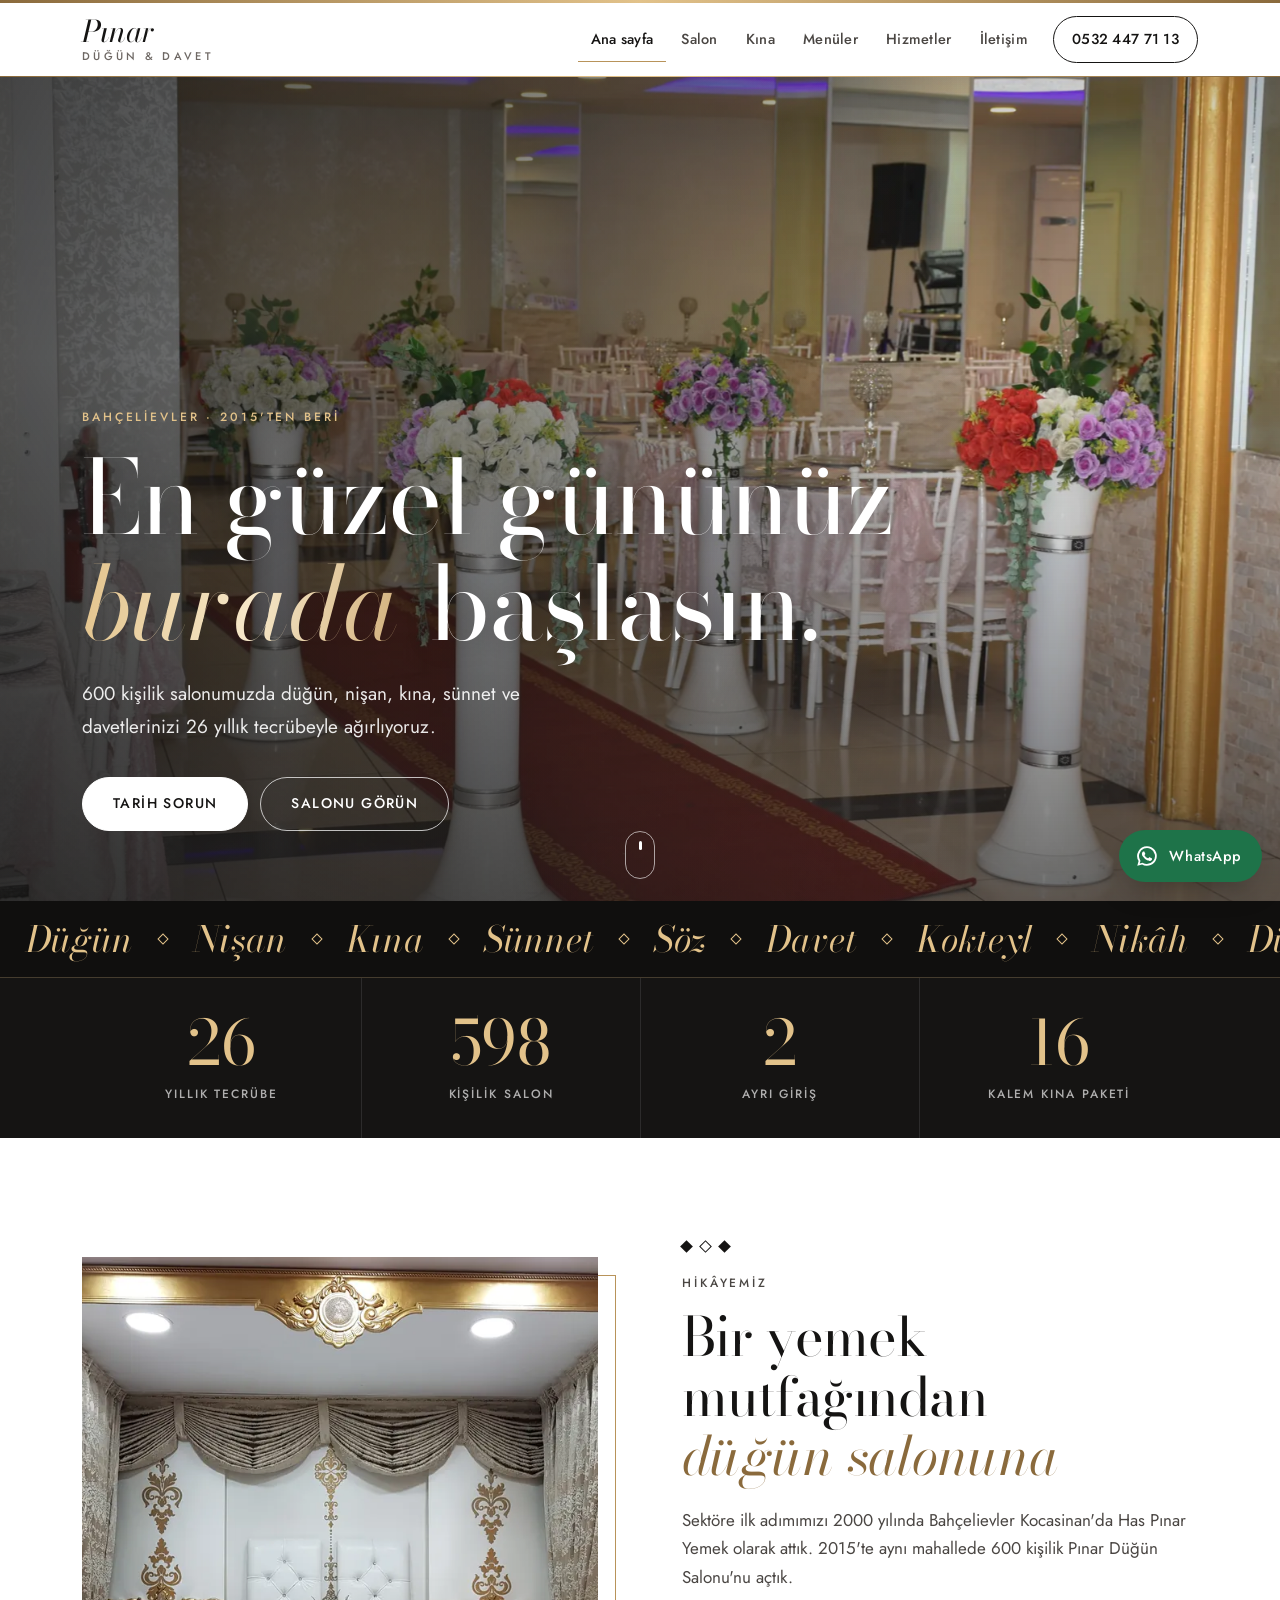
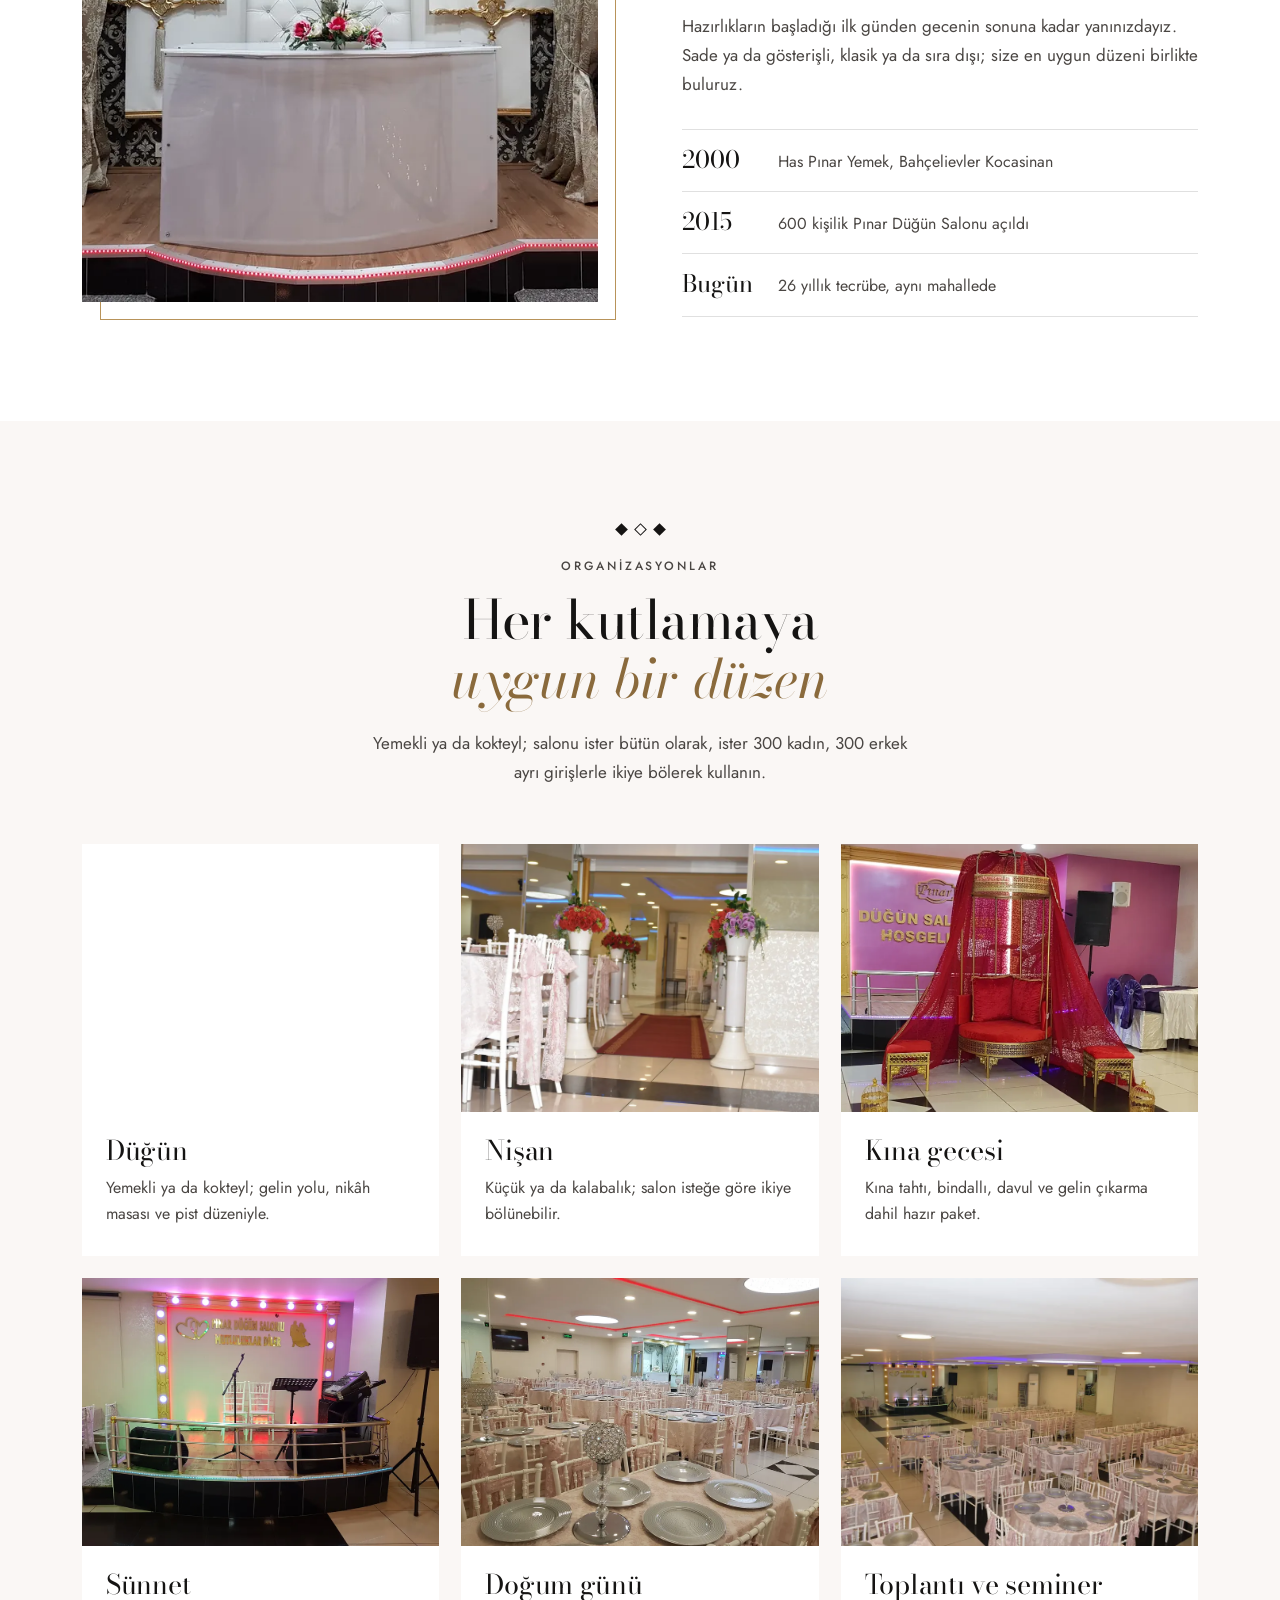
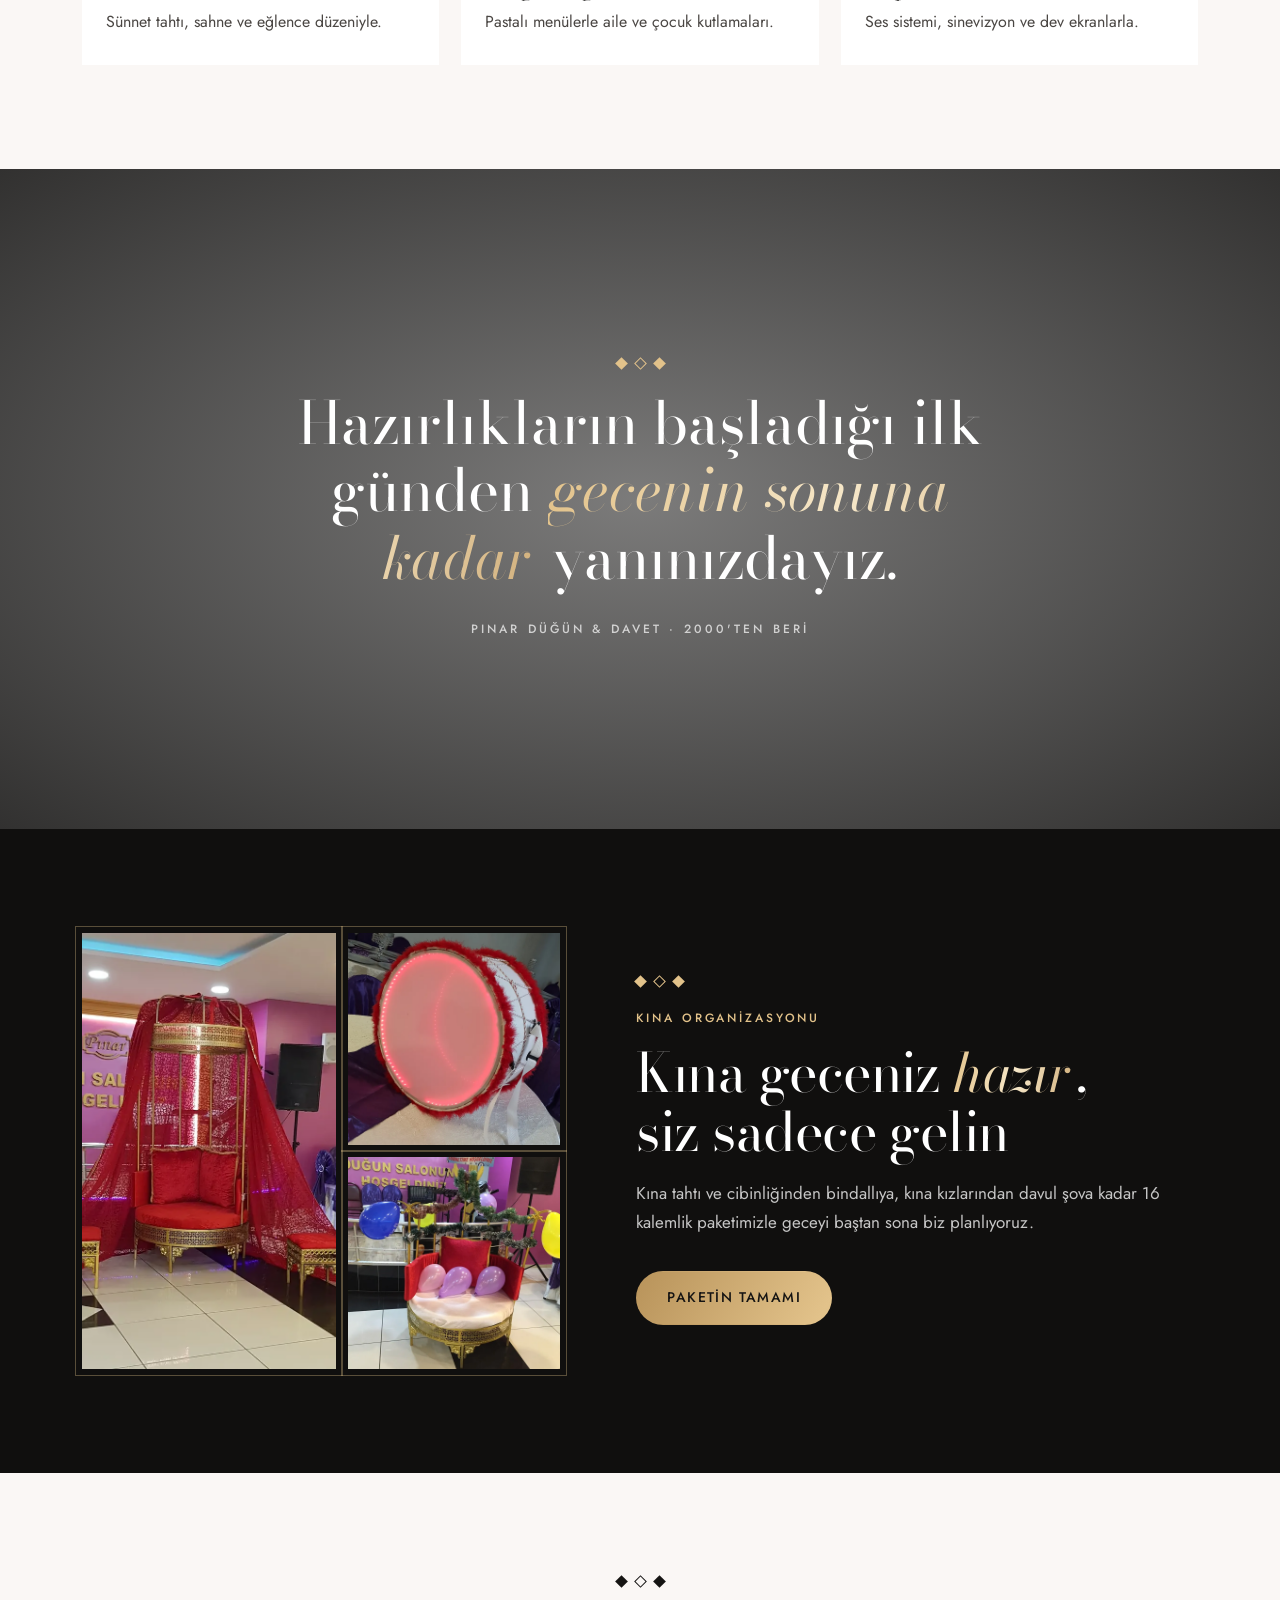
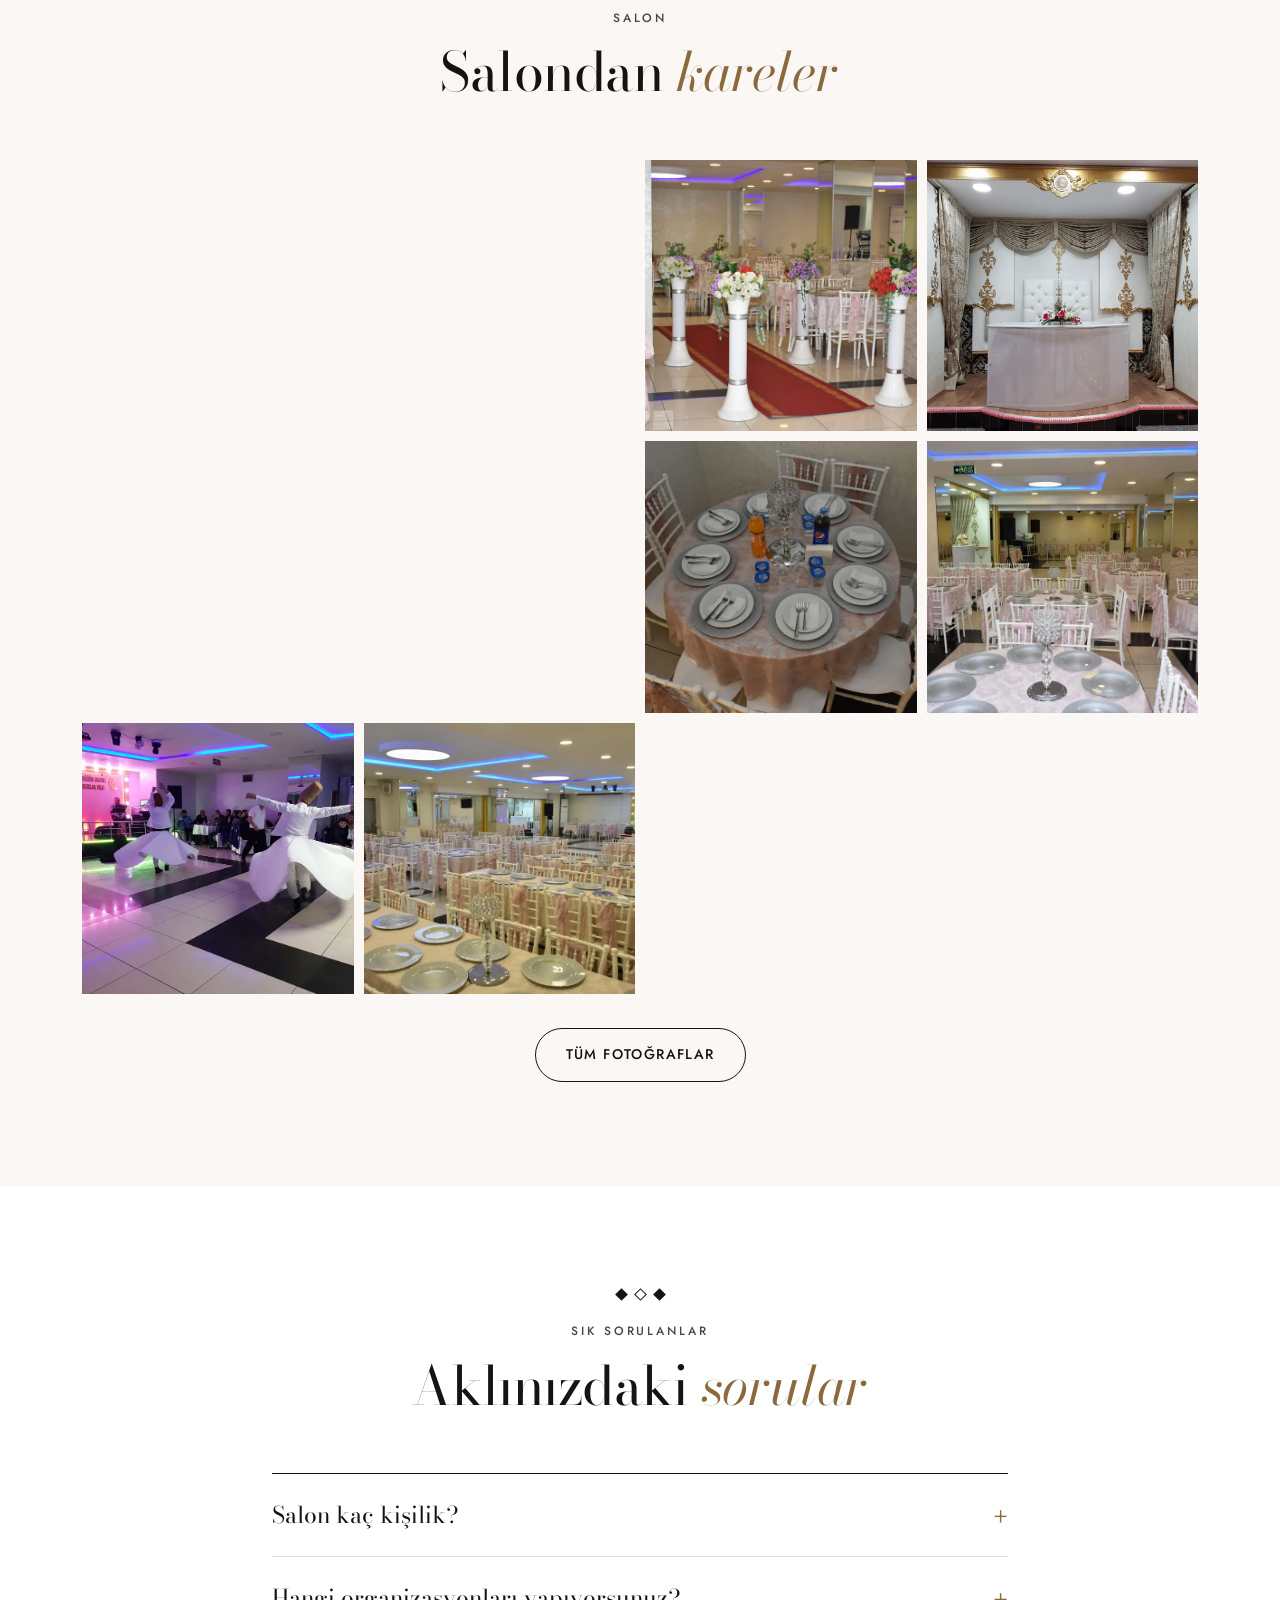
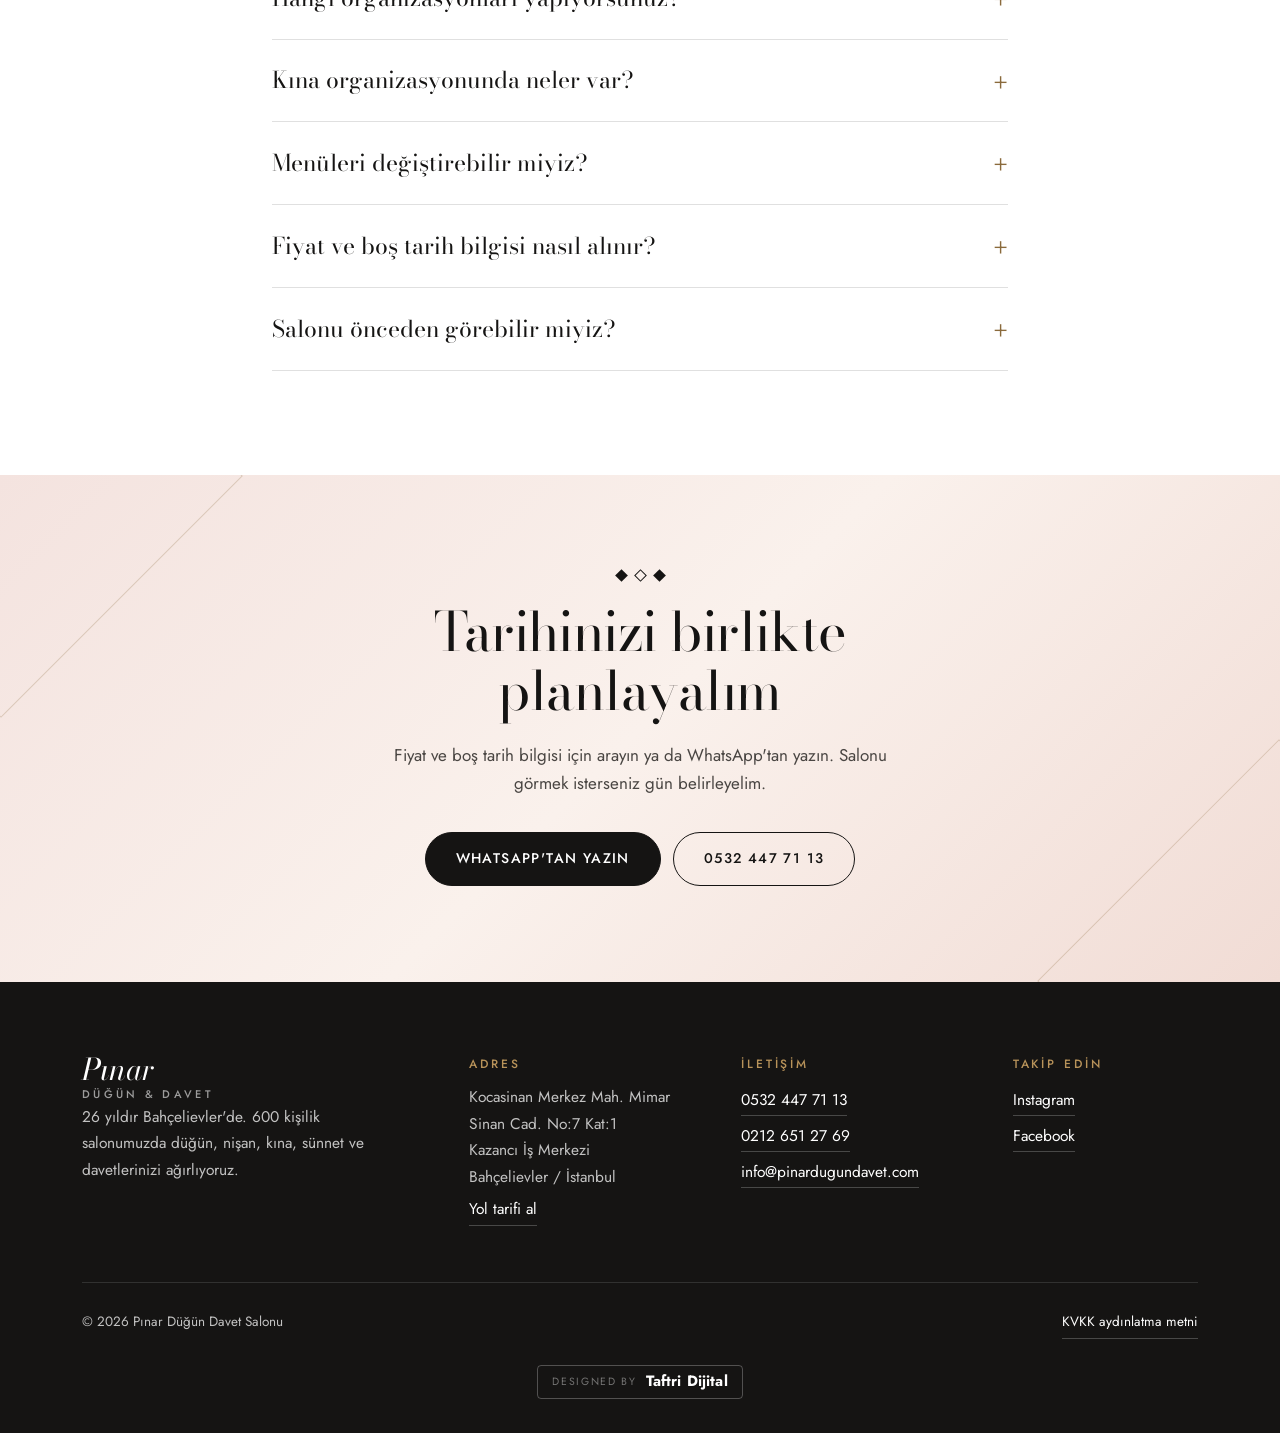
<file: index.html>
<!doctype html>
<html lang="tr">
<head>
<meta charset="utf-8">
<meta name="viewport" content="width=device-width, initial-scale=1">
<title>Pınar Düğün Salonu | Bahçelievler Düğün, Kına ve Davet Salonu</title>
<meta name="description" content="Bahçelievler Kocasinan'da 600 kişilik düğün salonu. Düğün, nişan, kına, sünnet ve davetler için 26 yıllık tecrübe. Tel: 0532 447 71 13">
<link rel="canonical" href="https://pinardugundavet.com/">
<meta name="theme-color" content="#FFFFFF">
<meta property="og:type" content="website">
<meta property="og:locale" content="tr_TR">
<meta property="og:site_name" content="Pınar Düğün &amp; Davet">
<meta property="og:url" content="https://pinardugundavet.com/">
<meta property="og:title" content="Pınar Düğün Salonu | Bahçelievler Düğün, Kına ve Davet Salonu">
<meta property="og:description" content="Bahçelievler Kocasinan'da 600 kişilik düğün salonu. Düğün, nişan, kına, sünnet ve davetler için 26 yıllık tecrübe. Tel: 0532 447 71 13">
<meta property="og:image" content="https://pinardugundavet.com/assets/img/og.jpg">
<meta property="og:image:width" content="1200">
<meta property="og:image:height" content="630">
<meta name="twitter:card" content="summary_large_image">
<meta name="twitter:image" content="https://pinardugundavet.com/assets/img/og.jpg">
<link rel="icon" href="/favicon.svg" type="image/svg+xml">
<link rel="preconnect" href="https://fonts.googleapis.com">
<link rel="preconnect" href="https://fonts.gstatic.com" crossorigin>
<link rel="stylesheet" href="https://fonts.googleapis.com/css2?family=Bodoni+Moda:ital,opsz,wght@0,6..96,400;0,6..96,500;1,6..96,400&family=Jost:wght@400;500&display=swap">
<link rel="preload" as="image" href="/assets/img/gelin-yolu-900.webp" imagesrcset="/assets/img/gelin-yolu-900.webp 900w, /assets/img/gelin-yolu-1800.webp 1800w" imagesizes="100vw" fetchpriority="high">
<link rel="stylesheet" href="/assets/stil.css">
<script type="application/ld+json">{"@context":"https://schema.org","@type":["EventVenue","LocalBusiness"],"@id":"https://pinardugundavet.com/#mekan","name":"Pınar Düğün Davet Salonu","alternateName":"Pınar Düğün & Davet","url":"https://pinardugundavet.com/","image":"https://pinardugundavet.com/assets/img/og.jpg","telephone":"+902126512769","email":"info@pinardugundavet.com","description":"Bahçelievler Kocasinan'da 600 kişilik düğün, nişan, kına, sünnet ve davet salonu.","foundingDate":"2015","maximumAttendeeCapacity":600,"address":{"@type":"PostalAddress","streetAddress":"Kocasinan Merkez Mah. Mimar Sinan Cad. No:7 Kat:1 Kazancı İş Merkezi","addressLocality":"Bahçelievler","addressRegion":"İstanbul","addressCountry":"TR"},"hasMap":"https://www.google.com/maps/search/?api=1&query=P%C4%B1nar+D%C3%BC%C4%9F%C3%BCn+Davet+Salonu+Kocasinan+Bah%C3%A7elievler","sameAs":["https://www.instagram.com/pinardugundavet/","https://www.facebook.com/pinardugundavetsalonu/"]}</script>
<script type="application/ld+json">{"@context":"https://schema.org","@type":"FAQPage","mainEntity":[{"@type":"Question","name":"Salon kaç kişilik?","acceptedAnswer":{"@type":"Answer","text":"Salonumuz 600 kişiliktir. İsteğe göre 300 kadın, 300 erkek olmak üzere ayrı girişlerle ikiye bölünebilir."}},{"@type":"Question","name":"Hangi organizasyonları yapıyorsunuz?","acceptedAnswer":{"@type":"Answer","text":"Düğün, nişan, kına, sünnet, doğum günü, özel toplantı ve seminer. Hepsi yemekli ya da kokteyl olarak düzenlenebilir."}},{"@type":"Question","name":"Kına organizasyonunda neler var?","acceptedAnswer":{"@type":"Answer","text":"Kına tahtı ve cibinliği, gelin bindallısı, iki kına kızı, gelin çıkarma ve davul şov, arkadaş kaftanları, tef, kına tepsisi ve müzik dahil 16 kalemlik hazır bir paketimiz var."}},{"@type":"Question","name":"Menüleri değiştirebilir miyiz?","acceptedAnswer":{"@type":"Answer","text":"Evet. Yemekli ve pastalı menülerimizin yanında isteğe göre et döner, tavuk döner, karışık ızgara ve ordövr tabağı servis ediyoruz."}},{"@type":"Question","name":"Fiyat ve boş tarih bilgisi nasıl alınır?","acceptedAnswer":{"@type":"Answer","text":"Fiyat; tarihe, kişi sayısına ve menüye göre değişiyor. En doğru bilgi için bizi arayın ya da WhatsApp'tan yazın."}},{"@type":"Question","name":"Salonu önceden görebilir miyiz?","acceptedAnswer":{"@type":"Answer","text":"Elbette. Gelmeden önce arayıp gün belirlerseniz salonu ve düzeni yerinde gösteririz."}}]}</script>
</head>
<body>
<a class="atla" href="#icerik">İçeriğe geç</a>
<header class="ust">
  <div class="sar ust__ic">
    <a class="logo" href="/" aria-label="Pınar Düğün &amp; Davet ana sayfa">
      <span class="logo__ad">Pınar</span>
      <span class="logo__alt">Düğün &amp; Davet</span>
    </a>
    <button class="menu-dugme" type="button" aria-expanded="false" aria-controls="ana-menu">
      <span class="menu-dugme__cizgi" aria-hidden="true"></span><span>Menü</span>
    </button>
    <nav class="ust__menu" id="ana-menu" aria-label="Ana menü"><a href="/" aria-current="page">Ana sayfa</a><a href="/salon/">Salon</a><a href="/kina-organizasyonu/">Kına</a><a href="/menuler/">Menüler</a><a href="/hizmetler/">Hizmetler</a><a href="/iletisim/">İletişim</a>
      <a class="ust__ara" href="tel:+905324477113">0532 447 71 13</a>
    </nav>
  </div>
</header>
<main id="icerik">

<section class="kahraman">
  <div class="kahraman__gorsel">
    <div class="slayt aktif"><img src="/assets/img/gelin-yolu-900.webp" srcset="/assets/img/gelin-yolu-900.webp 900w, /assets/img/gelin-yolu-1800.webp 1800w" sizes="100vw" alt="Kırmızı halı gelin yolu ve çiçekli beyaz sütunlar" loading="eager" decoding="async" fetchpriority="high"></div>
    <div class="slayt"><img src="/assets/img/salon-isik-900.webp" srcset="/assets/img/salon-isik-900.webp 900w, /assets/img/salon-isik-1800.webp 1800w" sizes="100vw" alt="Renkli tavan aydınlatması altında salon" loading="lazy" decoding="async"></div>
    <div class="slayt"><img src="/assets/img/salon-genel-900.webp" srcset="/assets/img/salon-genel-900.webp 900w, /assets/img/salon-genel-1800.webp 1800w" sizes="100vw" alt="Kristal orta süslemeli masalar ve pist" loading="lazy" decoding="async"></div>
  </div>
  <div class="sar kahraman__ic">
    <p class="ust-yazi giris giris--1">Bahçelievler · 2015'ten beri</p>
    <h1 class="giris giris--2">En güzel gününüz <em>burada</em> başlasın.</h1>
    <p class="kahraman__metin giris giris--3">600 kişilik salonumuzda düğün, nişan, kına, sünnet ve
      davetlerinizi 26 yıllık tecrübeyle ağırlıyoruz.</p>
    <div class="eylem giris giris--4">
      <a class="btn btn--acik" href="https://wa.me/905324477113?text=Merhaba%2C%20salonunuz%20hakk%C4%B1nda%20bilgi%20almak%20istiyorum." target="_blank" rel="noopener">Tarih sorun</a>
      <a class="btn btn--cizgi" href="/salon/">Salonu görün</a>
    </div>
  </div>
  <a class="kaydir" href="#ozet" aria-label="Aşağı kaydır"><span></span></a>
</section>
<div class="serit" aria-hidden="true"><div class="serit__iz"><div class="serit__grup"><span>Düğün</span><i></i><span>Nişan</span><i></i><span>Kına</span><i></i><span>Sünnet</span><i></i><span>Söz</span><i></i><span>Davet</span><i></i><span>Kokteyl</span><i></i><span>Nikâh</span><i></i></div><div class="serit__grup"><span>Düğün</span><i></i><span>Nişan</span><i></i><span>Kına</span><i></i><span>Sünnet</span><i></i><span>Söz</span><i></i><span>Davet</span><i></i><span>Kokteyl</span><i></i><span>Nikâh</span><i></i></div></div></div>

<section class="olculer" id="ozet" aria-label="Kısaca salon">
  <div class="sar olculer__izgara">
    <div class="olcu"><b data-sayi="26">26</b><span>yıllık tecrübe</span></div>
    <div class="olcu"><b data-sayi="600">600</b><span>kişilik salon</span></div>
    <div class="olcu"><b data-sayi="2">2</b><span>ayrı giriş</span></div>
    <div class="olcu"><b data-sayi="16">16</b><span>kalem kına paketi</span></div>
  </div>
</section>

<section class="bolum">
  <div class="sar belir hikaye">
    <div class="hikaye__gorsel"><img src="/assets/img/nikah-masasi-900.webp" srcset="/assets/img/nikah-masasi-900.webp 900w, /assets/img/nikah-masasi-1800.webp 1800w" sizes="(max-width: 760px) 100vw, 50vw" alt="Beyaz ve altın detaylı nikâh masası köşesi" loading="lazy" decoding="async"></div>
    <div>
      <div class="baklava baklava--sol" aria-hidden="true"><i></i><i></i><i></i></div>
      <p class="ust-yazi">Hikâyemiz</p>
      <h2>Bir yemek mutfağından <em>düğün salonuna</em></h2>
      <p>Sektöre ilk adımımızı 2000 yılında Bahçelievler Kocasinan'da Has Pınar Yemek
        olarak attık. 2015'te aynı mahallede 600 kişilik Pınar Düğün Salonu'nu
        açtık.</p>
      <p>Hazırlıkların başladığı ilk günden gecenin sonuna kadar yanınızdayız. Sade ya da
        gösterişli, klasik ya da sıra dışı; size en uygun düzeni birlikte buluruz.</p>
      <ul class="zaman">
        <li><b>2000</b><span>Has Pınar Yemek, Bahçelievler Kocasinan</span></li>
        <li><b>2015</b><span>600 kişilik Pınar Düğün Salonu açıldı</span></li>
        <li><b>Bugün</b><span>26 yıllık tecrübe, aynı mahallede</span></li>
      </ul>
    </div>
  </div>
</section>

<section class="bolum bolum--pudra">
  <div class="sar">
    <header class="bolum__ust belir">
      <div class="baklava" aria-hidden="true"><i></i><i></i><i></i></div>
      <p class="ust-yazi">Organizasyonlar</p>
      <h2>Her kutlamaya <em>uygun bir düzen</em></h2>
      <p>Yemekli ya da kokteyl; salonu ister bütün olarak, ister 300 kadın, 300 erkek ayrı girişlerle ikiye bölerek kullanın.</p>
    </header>
    <div class="kartlar"><article class="kart belir"><div class="kart__gorsel"><img src="/assets/img/gelin-yolu-900.webp" srcset="/assets/img/gelin-yolu-900.webp 900w, /assets/img/gelin-yolu-1800.webp 1800w" sizes="(max-width: 640px) 100vw, (max-width: 1000px) 50vw, 33vw" alt="Düğün" loading="lazy" decoding="async"></div><div class="kart__ic"><h3>Düğün</h3><p>Yemekli ya da kokteyl; gelin yolu, nikâh masası ve pist düzeniyle.</p></div></article><article class="kart belir"><div class="kart__gorsel"><img src="/assets/img/cicekli-sutunlar-900.webp" srcset="/assets/img/cicekli-sutunlar-900.webp 900w, /assets/img/cicekli-sutunlar-1800.webp 1800w" sizes="(max-width: 640px) 100vw, (max-width: 1000px) 50vw, 33vw" alt="Nişan" loading="lazy" decoding="async"></div><div class="kart__ic"><h3>Nişan</h3><p>Küçük ya da kalabalık; salon isteğe göre ikiye bölünebilir.</p></div></article><article class="kart belir"><div class="kart__gorsel"><img src="/assets/img/kina-tahti-900.webp" srcset="/assets/img/kina-tahti-900.webp 900w, /assets/img/kina-tahti-1800.webp 1800w" sizes="(max-width: 640px) 100vw, (max-width: 1000px) 50vw, 33vw" alt="Kına gecesi" loading="lazy" decoding="async"></div><div class="kart__ic"><h3>Kına gecesi</h3><p>Kına tahtı, bindallı, davul ve gelin çıkarma dahil hazır paket.</p></div></article><article class="kart belir"><div class="kart__gorsel"><img src="/assets/img/sahne-orkestra-900.webp" srcset="/assets/img/sahne-orkestra-900.webp 900w, /assets/img/sahne-orkestra-1800.webp 1800w" sizes="(max-width: 640px) 100vw, (max-width: 1000px) 50vw, 33vw" alt="Sünnet" loading="lazy" decoding="async"></div><div class="kart__ic"><h3>Sünnet</h3><p>Sünnet tahtı, sahne ve eğlence düzeniyle.</p></div></article><article class="kart belir"><div class="kart__gorsel"><img src="/assets/img/kristal-susleme-900.webp" srcset="/assets/img/kristal-susleme-900.webp 900w, /assets/img/kristal-susleme-1800.webp 1800w" sizes="(max-width: 640px) 100vw, (max-width: 1000px) 50vw, 33vw" alt="Doğum günü" loading="lazy" decoding="async"></div><div class="kart__ic"><h3>Doğum günü</h3><p>Pastalı menülerle aile ve çocuk kutlamaları.</p></div></article><article class="kart belir"><div class="kart__gorsel"><img src="/assets/img/salon-sahne-900.webp" srcset="/assets/img/salon-sahne-900.webp 900w, /assets/img/salon-sahne-1800.webp 1800w" sizes="(max-width: 640px) 100vw, (max-width: 1000px) 50vw, 33vw" alt="Toplantı ve seminer" loading="lazy" decoding="async"></div><div class="kart__ic"><h3>Toplantı ve seminer</h3><p>Ses sistemi, sinevizyon ve dev ekranlarla.</p></div></article></div>
  </div>
</section>


<section class="alinti">
  <div class="sar alinti__ic">
    <div class="baklava" aria-hidden="true"><i></i><i></i><i></i></div>
    <p class="alinti__metin">Hazırlıkların başladığı ilk günden <em>gecenin sonuna kadar</em> yanınızdayız.</p>
    <p class="alinti__imza">Pınar Düğün &amp; Davet · 2000'ten beri</p>
  </div>
</section>
<section class="bolum bolum--gece">
  <div class="sar belir vitrin">
    <div class="vitrin__gorseller"><img src="/assets/img/kina-tahti-900.webp" srcset="/assets/img/kina-tahti-900.webp 900w, /assets/img/kina-tahti-1800.webp 1800w" sizes="(max-width: 920px) 60vw, 30vw" alt="Kırmızı cibinlikli kına tahtı" loading="lazy" decoding="async"><img src="/assets/img/davul-900.webp" srcset="/assets/img/davul-900.webp 900w, /assets/img/davul-1800.webp 1800w" sizes="(max-width: 920px) 40vw, 20vw" alt="Kına gecesi davulu" loading="lazy" decoding="async"><img src="/assets/img/kina-koltuk-900.webp" srcset="/assets/img/kina-koltuk-900.webp 900w, /assets/img/kina-koltuk-1800.webp 1800w" sizes="(max-width: 920px) 40vw, 20vw" alt="Kına gecesi gelin koltuğu" loading="lazy" decoding="async"></div>
    <div>
      <div class="baklava baklava--sol" aria-hidden="true"><i></i><i></i><i></i></div>
      <p class="ust-yazi">Kına organizasyonu</p>
      <h2>Kına geceniz <em>hazır</em>, siz sadece gelin</h2>
      <p>Kına tahtı ve cibinliğinden bindallıya, kına kızlarından davul şova kadar 16 kalemlik
        paketimizle geceyi baştan sona biz planlıyoruz.</p>
      <div class="eylem"><a class="btn btn--altin" href="/kina-organizasyonu/">Paketin tamamı</a></div>
    </div>
  </div>
</section>

<section class="bolum bolum--pudra">
  <div class="sar">
    <header class="bolum__ust belir">
      <div class="baklava" aria-hidden="true"><i></i><i></i><i></i></div>
      <p class="ust-yazi">Salon</p>
      <h2>Salondan <em>kareler</em></h2>
      
    </header>
    <div class="galeri belir"><a href="/assets/img/salon-genel-1800.webp" data-kutu><img src="/assets/img/salon-genel-900.webp" srcset="/assets/img/salon-genel-900.webp 900w, /assets/img/salon-genel-1800.webp 1800w" sizes="(max-width: 860px) 50vw, 25vw" alt="Salonun genel görünümü: kristal orta süslemeli masalar ve pist" loading="lazy" decoding="async"></a><a href="/assets/img/gelin-yolu-1800.webp" data-kutu><img src="/assets/img/gelin-yolu-900.webp" srcset="/assets/img/gelin-yolu-900.webp 900w, /assets/img/gelin-yolu-1800.webp 1800w" sizes="(max-width: 860px) 50vw, 25vw" alt="Kırmızı halı gelin yolu ve iki yanında çiçekli beyaz sütunlar" loading="lazy" decoding="async"></a><a href="/assets/img/nikah-masasi-1800.webp" data-kutu><img src="/assets/img/nikah-masasi-900.webp" srcset="/assets/img/nikah-masasi-900.webp 900w, /assets/img/nikah-masasi-1800.webp 1800w" sizes="(max-width: 860px) 50vw, 25vw" alt="Beyaz ve altın detaylı nikâh masası köşesi" loading="lazy" decoding="async"></a><a href="/assets/img/masa-duzeni-1800.webp" data-kutu><img src="/assets/img/masa-duzeni-900.webp" srcset="/assets/img/masa-duzeni-900.webp 900w, /assets/img/masa-duzeni-1800.webp 1800w" sizes="(max-width: 860px) 50vw, 25vw" alt="Yuvarlak masada porselen tabak ve gümüş supla düzeni" loading="lazy" decoding="async"></a><a href="/assets/img/salon-masalar-1800.webp" data-kutu><img src="/assets/img/salon-masalar-900.webp" srcset="/assets/img/salon-masalar-900.webp 900w, /assets/img/salon-masalar-1800.webp 1800w" sizes="(max-width: 860px) 50vw, 25vw" alt="Pembe örtülü masalar ve beyaz sandalyeler" loading="lazy" decoding="async"></a><a href="/assets/img/semazen-1800.webp" data-kutu><img src="/assets/img/semazen-900.webp" srcset="/assets/img/semazen-900.webp 900w, /assets/img/semazen-1800.webp 1800w" sizes="(max-width: 860px) 50vw, 25vw" alt="Pistte semazen gösterisi" loading="lazy" decoding="async"></a><a href="/assets/img/salon-pist-1800.webp" data-kutu><img src="/assets/img/salon-pist-900.webp" srcset="/assets/img/salon-pist-900.webp 900w, /assets/img/salon-pist-1800.webp 1800w" sizes="(max-width: 860px) 50vw, 25vw" alt="Siyah beyaz desenli pist zemini ve masalar" loading="lazy" decoding="async"></a></div>
    <div class="eylem eylem--orta"><a class="btn btn--cizgi" href="/salon/">Tüm fotoğraflar</a></div>
  </div>
</section>

<section class="bolum">
  <div class="sar sar--dar">
    <header class="bolum__ust belir">
      <div class="baklava" aria-hidden="true"><i></i><i></i><i></i></div>
      <p class="ust-yazi">Sık sorulanlar</p>
      <h2>Aklınızdaki <em>sorular</em></h2>
      
    </header>
    <div class="sss-liste"><details class="sss"><summary>Salon kaç kişilik?</summary><p>Salonumuz 600 kişiliktir. İsteğe göre 300 kadın, 300 erkek olmak üzere ayrı girişlerle ikiye bölünebilir.</p></details><details class="sss"><summary>Hangi organizasyonları yapıyorsunuz?</summary><p>Düğün, nişan, kına, sünnet, doğum günü, özel toplantı ve seminer. Hepsi yemekli ya da kokteyl olarak düzenlenebilir.</p></details><details class="sss"><summary>Kına organizasyonunda neler var?</summary><p>Kına tahtı ve cibinliği, gelin bindallısı, iki kına kızı, gelin çıkarma ve davul şov, arkadaş kaftanları, tef, kına tepsisi ve müzik dahil 16 kalemlik hazır bir paketimiz var.</p></details><details class="sss"><summary>Menüleri değiştirebilir miyiz?</summary><p>Evet. Yemekli ve pastalı menülerimizin yanında isteğe göre et döner, tavuk döner, karışık ızgara ve ordövr tabağı servis ediyoruz.</p></details><details class="sss"><summary>Fiyat ve boş tarih bilgisi nasıl alınır?</summary><p>Fiyat; tarihe, kişi sayısına ve menüye göre değişiyor. En doğru bilgi için bizi arayın ya da WhatsApp'tan yazın.</p></details><details class="sss"><summary>Salonu önceden görebilir miyiz?</summary><p>Elbette. Gelmeden önce arayıp gün belirlerseniz salonu ve düzeni yerinde gösteririz.</p></details></div>
  </div>
</section>

<section class="cta">
  <div class="sar cta__ic">
    <div class="baklava" aria-hidden="true"><i></i><i></i><i></i></div>
    <h2>Tarihinizi birlikte planlayalım</h2>
    <p>Fiyat ve boş tarih bilgisi için arayın ya da WhatsApp'tan yazın. Salonu görmek isterseniz gün belirleyelim.</p>
    <div class="eylem eylem--orta">
      <a class="btn" href="https://wa.me/905324477113?text=Merhaba%2C%20salonunuz%20hakk%C4%B1nda%20bilgi%20almak%20istiyorum." target="_blank" rel="noopener">WhatsApp'tan yazın</a>
      <a class="btn btn--cizgi" href="tel:+905324477113">0532 447 71 13</a>
    </div>
  </div>
</section>
</main>
<footer class="alt">
  <div class="sar">
    <div class="alt__izgara">
      <div>
        <p class="logo logo--alt"><span class="logo__ad">Pınar</span><span class="logo__alt">Düğün &amp; Davet</span></p>
        <p class="alt__metin">26 yıldır Bahçelievler'de. 600 kişilik salonumuzda düğün,
          nişan, kına, sünnet ve davetlerinizi ağırlıyoruz.</p>
      </div>
      <div>
        <p class="alt__baslik">Adres</p>
        <p>Kocasinan Merkez Mah. Mimar Sinan Cad. No:7 Kat:1<br>Kazancı İş Merkezi<br>Bahçelievler / İstanbul</p>
        <p><a href="https://www.google.com/maps/search/?api=1&query=P%C4%B1nar+D%C3%BC%C4%9F%C3%BCn+Davet+Salonu+Kocasinan+Bah%C3%A7elievler" target="_blank" rel="noopener">Yol tarifi al</a></p>
      </div>
      <div>
        <p class="alt__baslik">İletişim</p>
        <p><a href="tel:+905324477113">0532 447 71 13</a></p>
        <p><a href="tel:+902126512769">0212 651 27 69</a></p>
        <p><a href="mailto:info@pinardugundavet.com">info@pinardugundavet.com</a></p>
      </div>
      <div>
        <p class="alt__baslik">Takip edin</p>
        <p><a href="https://www.instagram.com/pinardugundavet/" target="_blank" rel="noopener">Instagram</a></p>
        <p><a href="https://www.facebook.com/pinardugundavetsalonu/" target="_blank" rel="noopener">Facebook</a></p>
      </div>
    </div>
    <div class="alt__satir">
      <span>&copy; <span id="yil">2026</span> Pınar Düğün Davet Salonu</span>
      <a href="/kvkk/">KVKK aydınlatma metni</a>
    </div>
    <div class="taftri-credit"><span class="taftri-credit__rozet"><span class="taftri-credit__etiket">DESIGNED BY</span><a href="https://taftri.com/" target="_blank" rel="noopener">Taftri Dijital</a></span></div>
  </div>
</footer>
<a class="wp" href="https://wa.me/905324477113?text=Merhaba%2C%20salonunuz%20hakk%C4%B1nda%20bilgi%20almak%20istiyorum." target="_blank" rel="noopener" aria-label="WhatsApp'tan yazın">
  <svg viewBox="0 0 24 24" aria-hidden="true"><path fill="currentColor" d="M12 2.2a9.8 9.8 0 0 0-8.4 14.9L2.3 21.8l4.8-1.3A9.8 9.8 0 1 0 12 2.2Zm0 17.8a8 8 0 0 1-4.1-1.1l-.3-.2-2.9.8.8-2.8-.2-.3A8 8 0 1 1 12 20Zm4.4-6c-.2-.1-1.4-.7-1.7-.8-.2-.1-.4-.1-.5.1l-.8.9c-.1.2-.3.2-.5.1a6.6 6.6 0 0 1-3.3-2.9c-.2-.4.2-.4.7-1.3.1-.2 0-.3 0-.4l-.8-1.8c-.2-.5-.4-.4-.5-.4h-.5a.9.9 0 0 0-.7.3 2.8 2.8 0 0 0-.9 2.1 4.9 4.9 0 0 0 1 2.6 11.2 11.2 0 0 0 4.3 3.8c1.6.7 2.2.7 3 .6a2.6 2.6 0 0 0 1.7-1.2 2.1 2.1 0 0 0 .1-1.2c0-.1-.2-.2-.4-.3Z"/></svg>
  <span>WhatsApp</span>
</a>
<script src="/assets/site.js" defer></script>
</body>
</html>
</file>
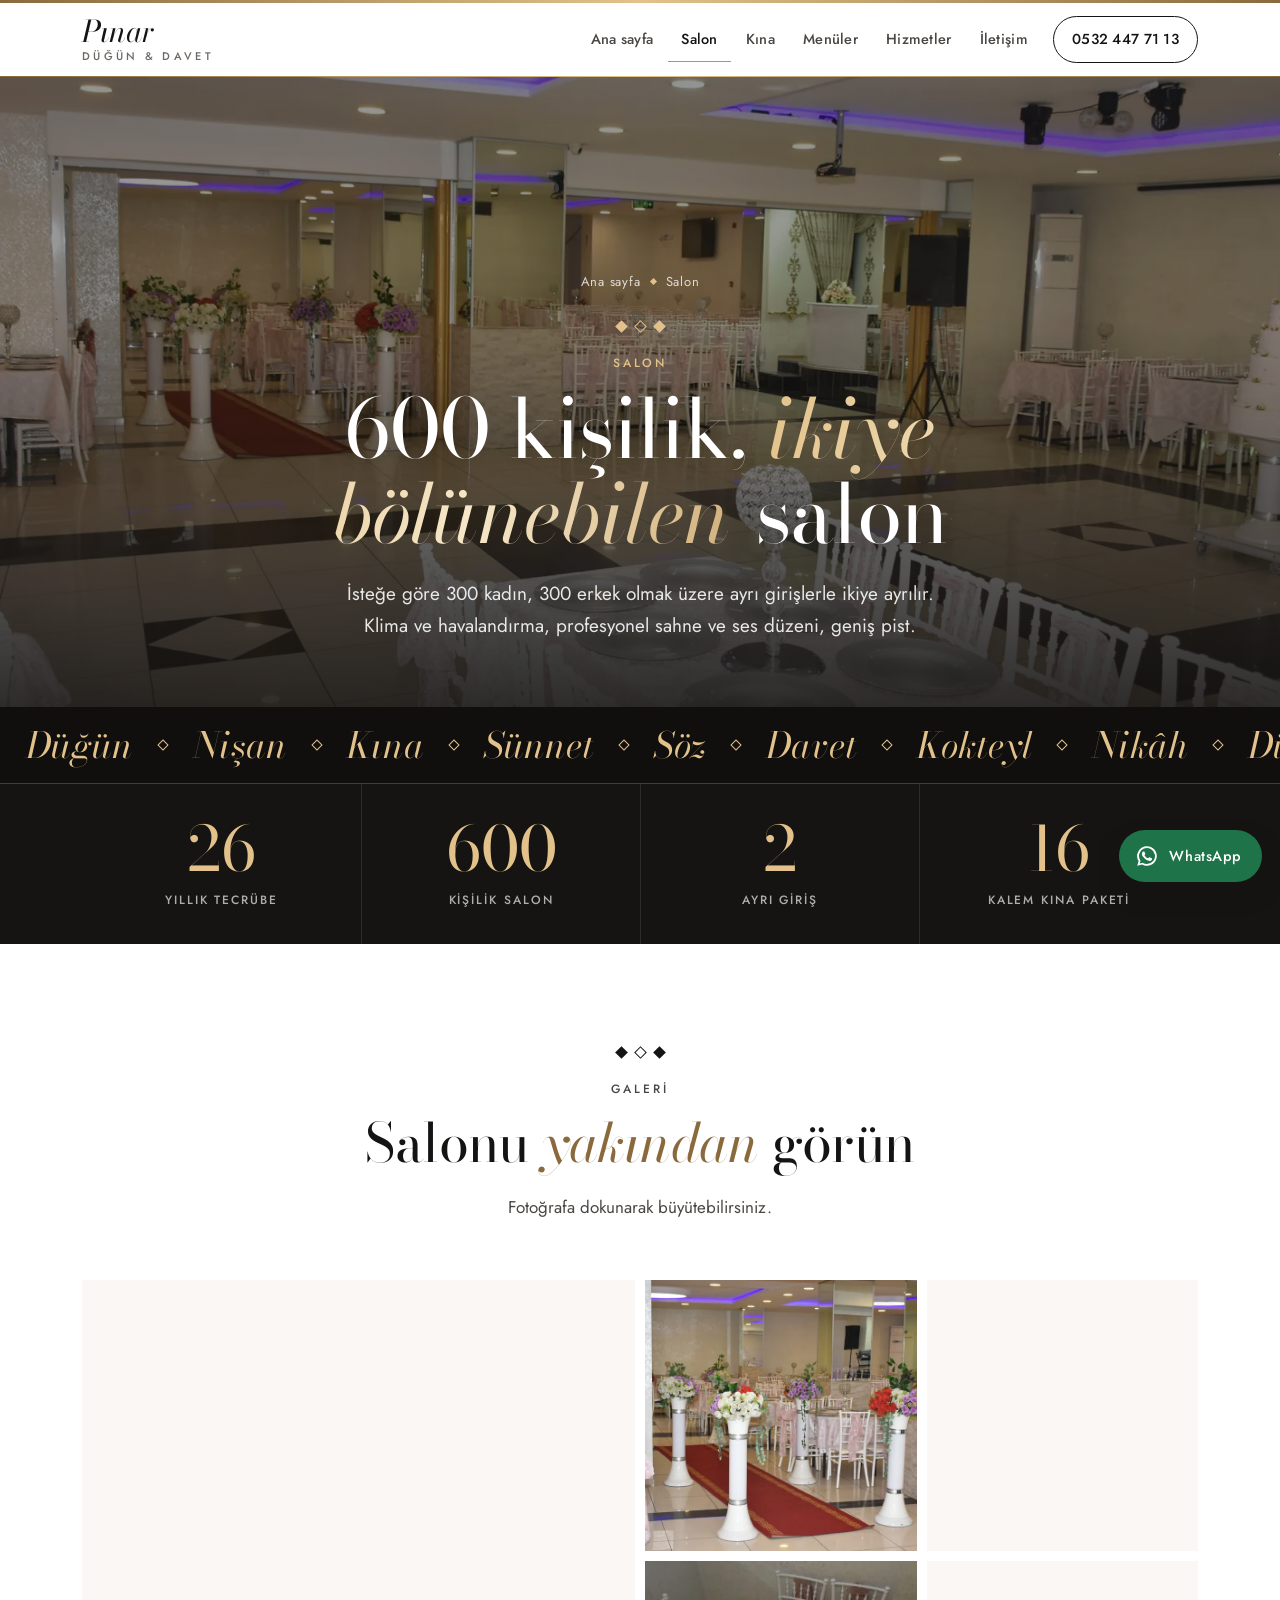
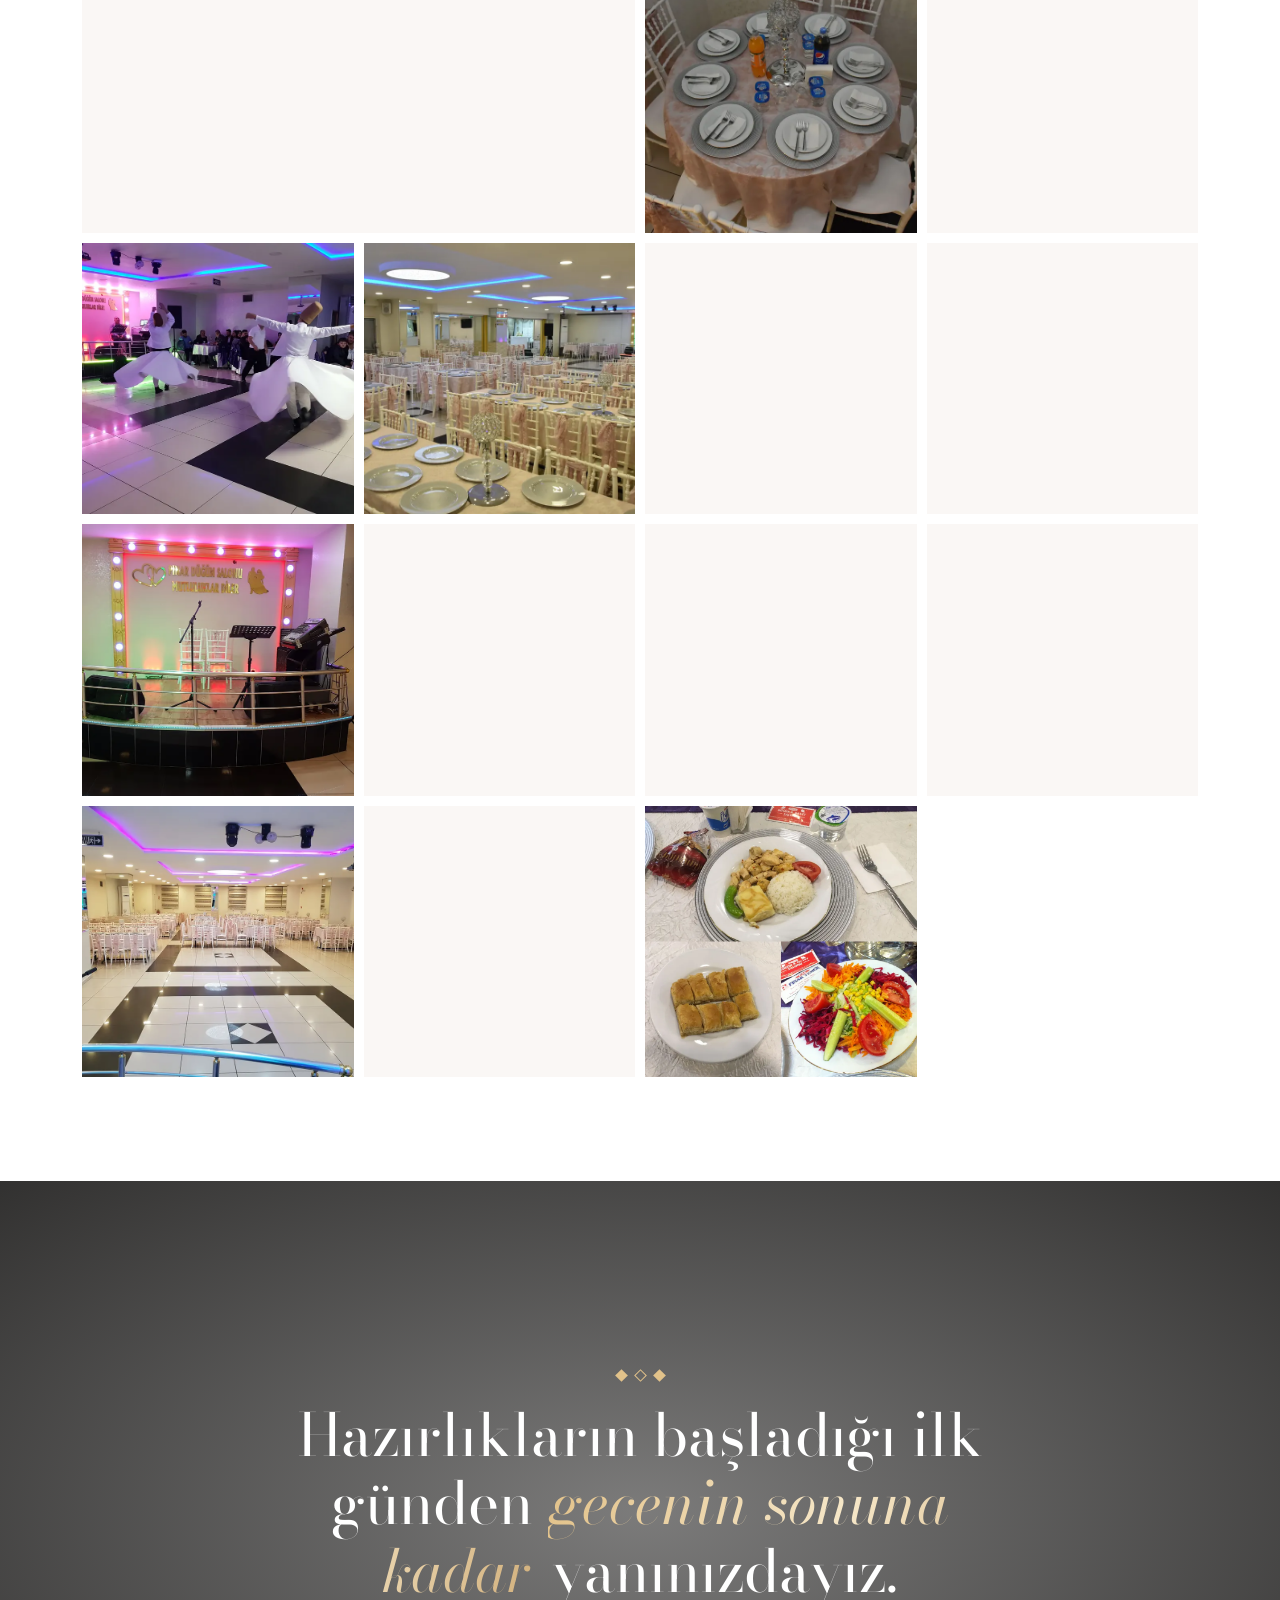
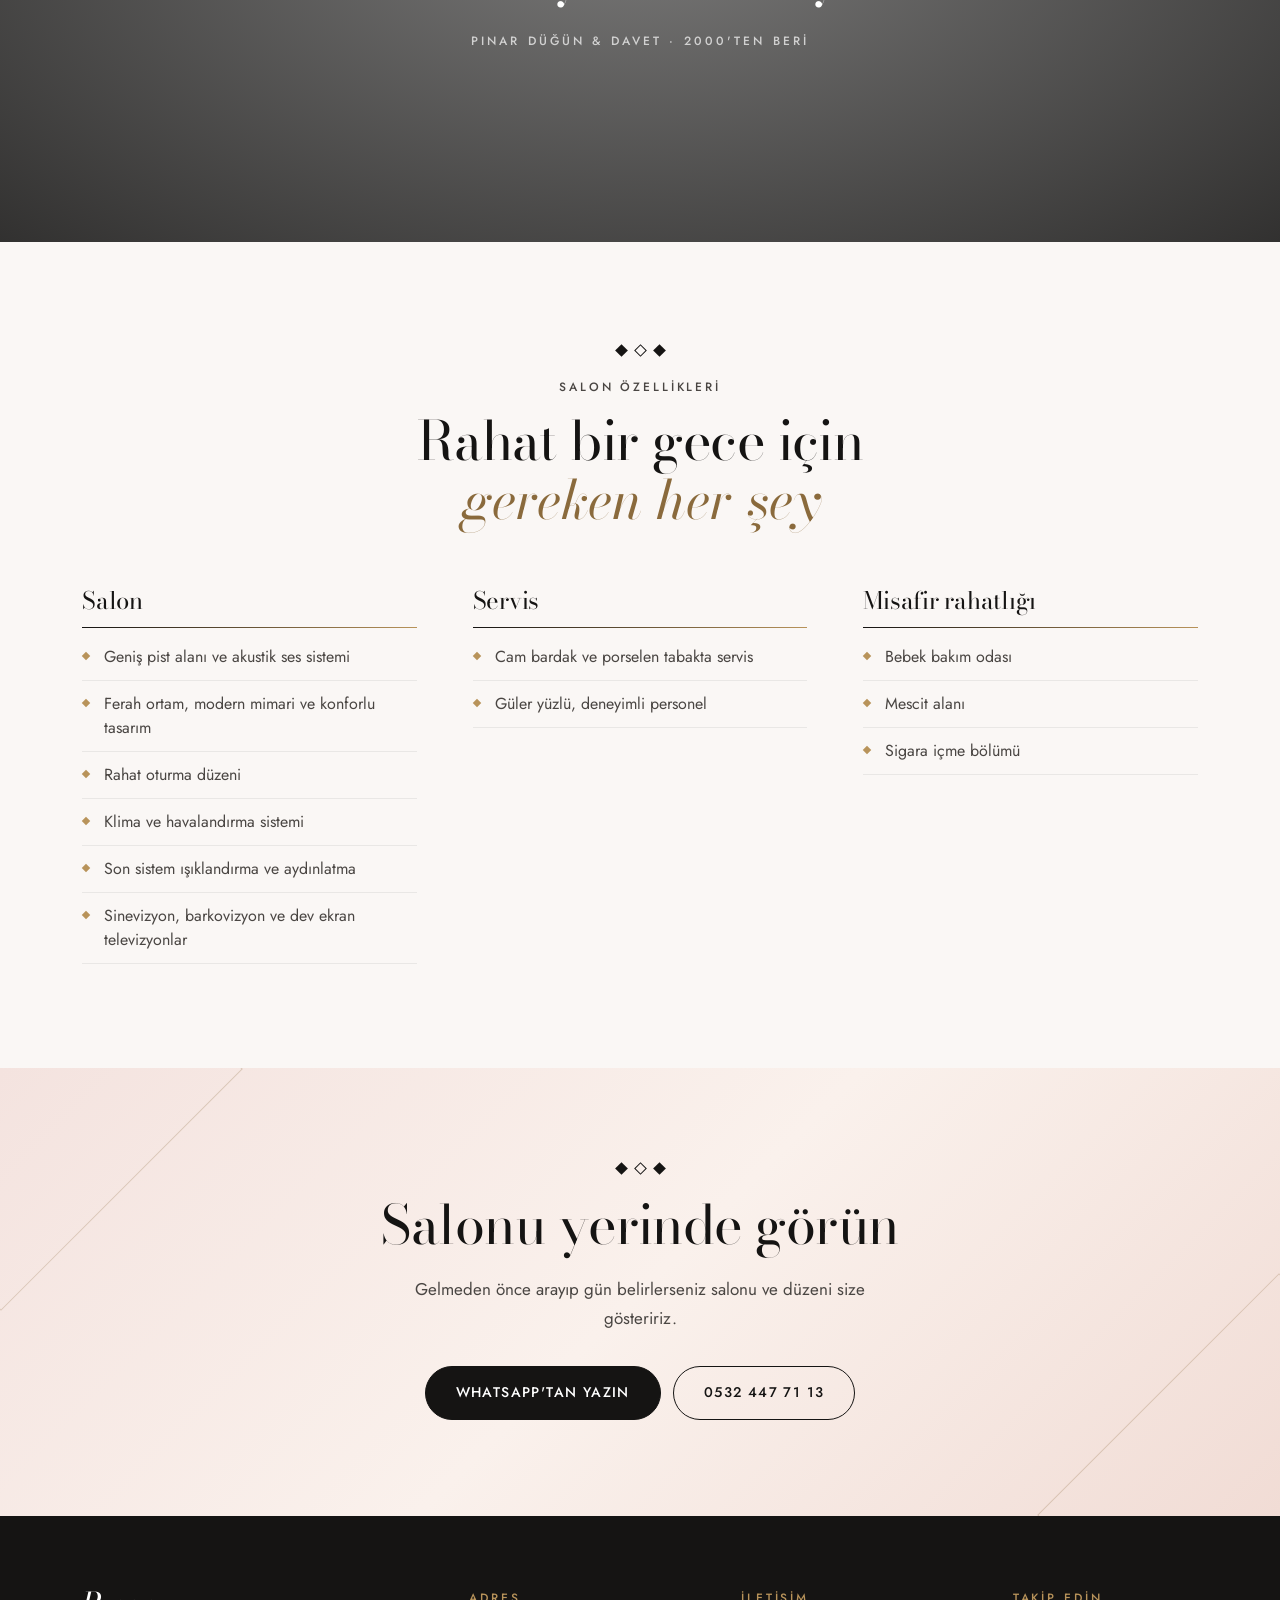
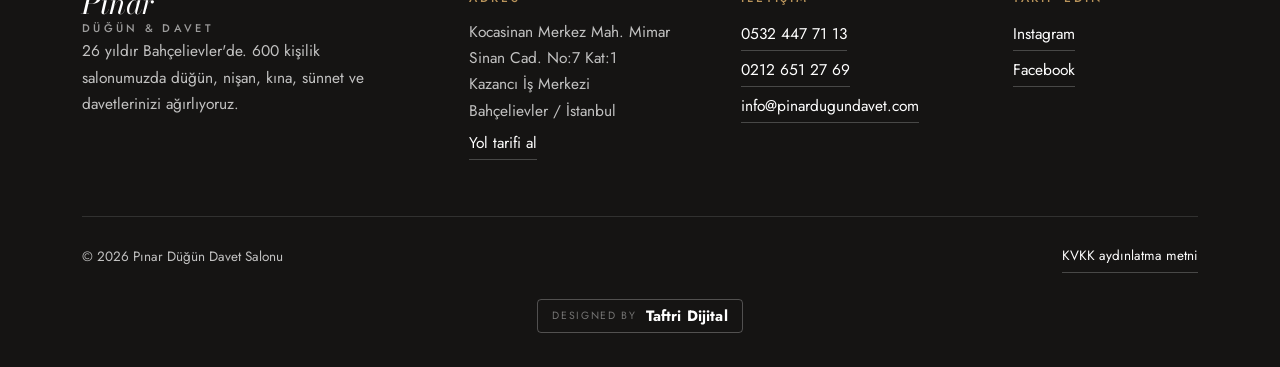
<file: 360-sanal-tur/index.html>
<!doctype html>
<html lang="tr">
<head>
<meta charset="utf-8">
<meta name="viewport" content="width=device-width, initial-scale=1">
<title>Sayfa taşındı | Pınar Düğün Salonu</title>
<meta name="robots" content="noindex, follow">
<link rel="canonical" href="https://pinardugundavet.com/salon/">
<meta http-equiv="refresh" content="0; url=/salon/">
<style>body{margin:0;min-height:100vh;display:grid;place-items:center;font:17px/1.6 system-ui,sans-serif;color:#151413;background:#fff;padding:24px;text-align:center}a{color:#8A6A3C}</style>
</head>
<body>
<p>Bu sayfa taşındı. <a href="/salon/">Yeni sayfaya gidin</a>.</p>
<script>location.replace('/salon/');</script>
</body>
</html>
</file>
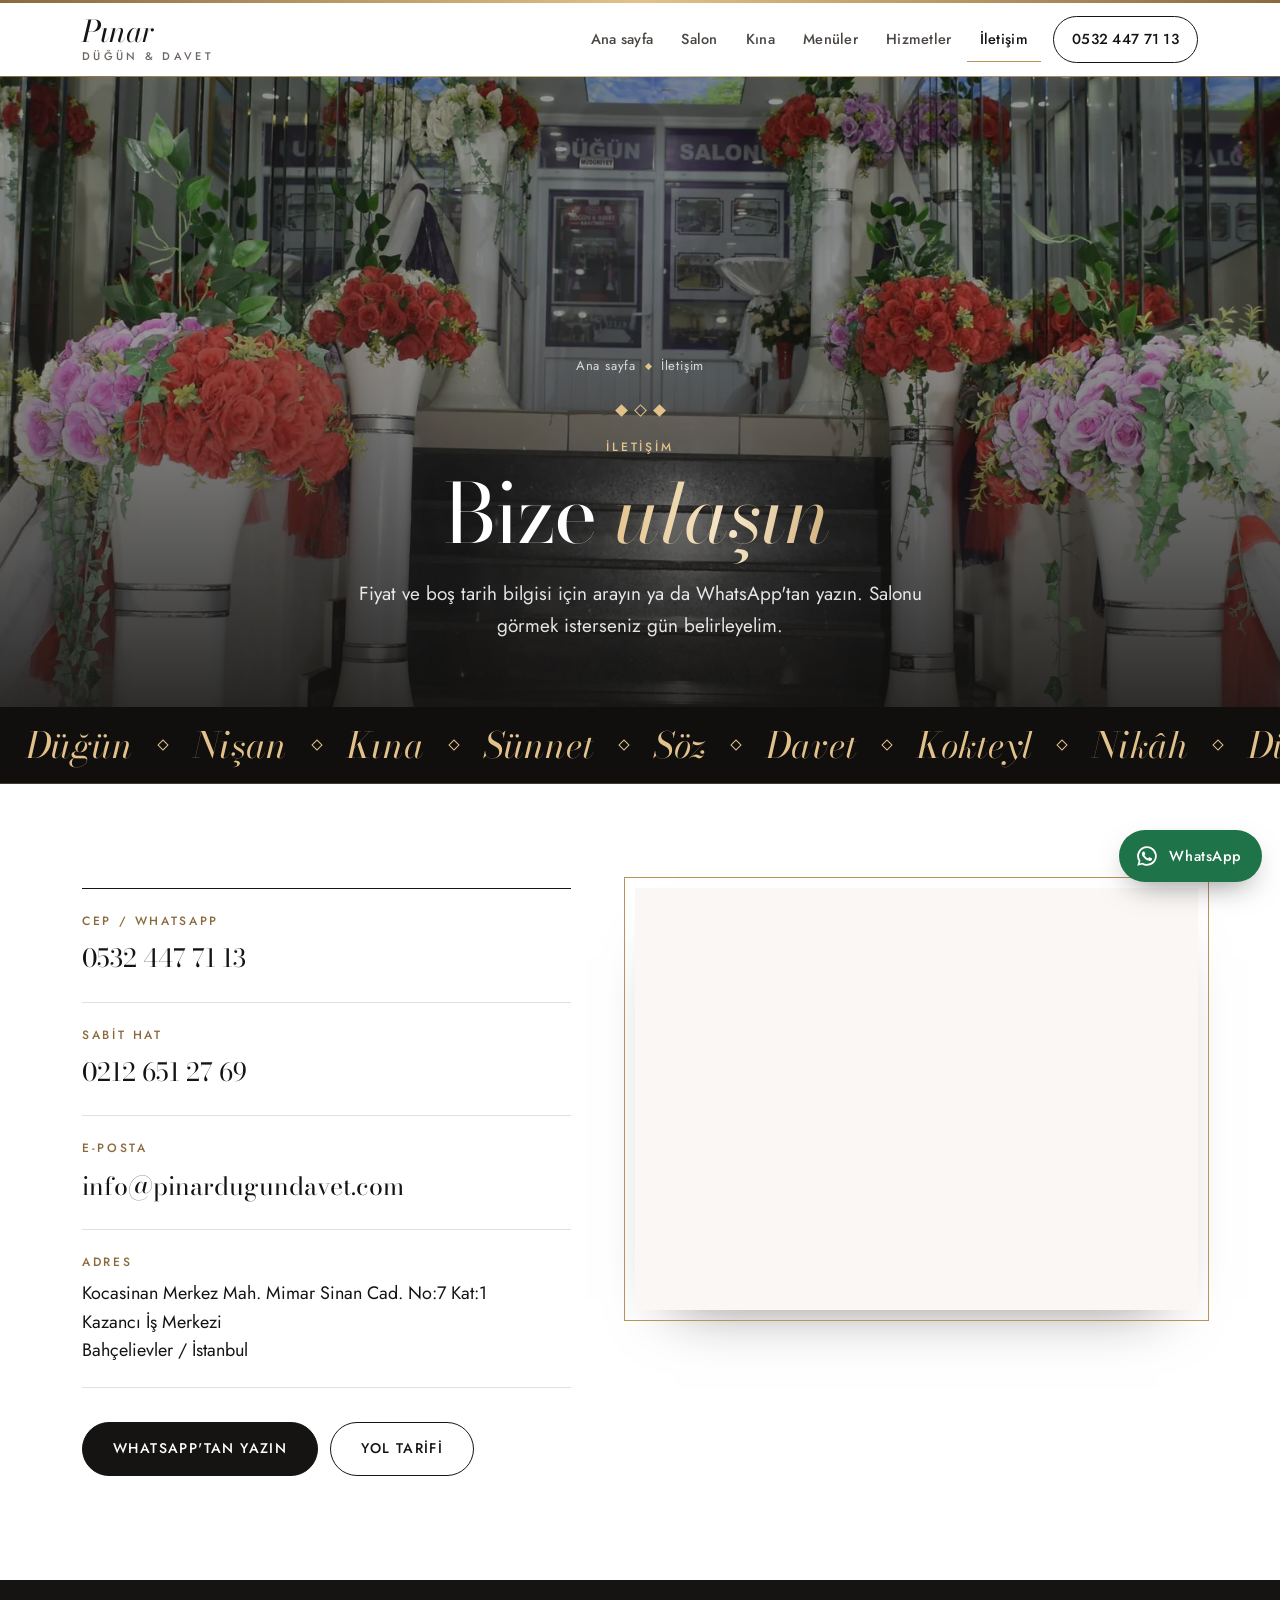
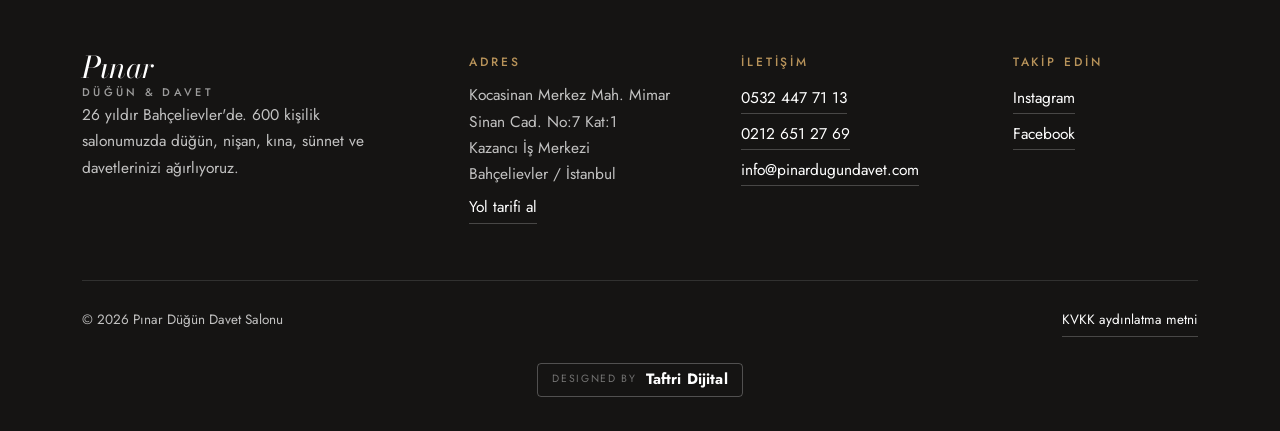
<file: bize-ulasin/index.html>
<!doctype html>
<html lang="tr">
<head>
<meta charset="utf-8">
<meta name="viewport" content="width=device-width, initial-scale=1">
<title>Sayfa taşındı | Pınar Düğün Salonu</title>
<meta name="robots" content="noindex, follow">
<link rel="canonical" href="https://pinardugundavet.com/iletisim/">
<meta http-equiv="refresh" content="0; url=/iletisim/">
<style>body{margin:0;min-height:100vh;display:grid;place-items:center;font:17px/1.6 system-ui,sans-serif;color:#151413;background:#fff;padding:24px;text-align:center}a{color:#8A6A3C}</style>
</head>
<body>
<p>Bu sayfa taşındı. <a href="/iletisim/">Yeni sayfaya gidin</a>.</p>
<script>location.replace('/iletisim/');</script>
</body>
</html>
</file>
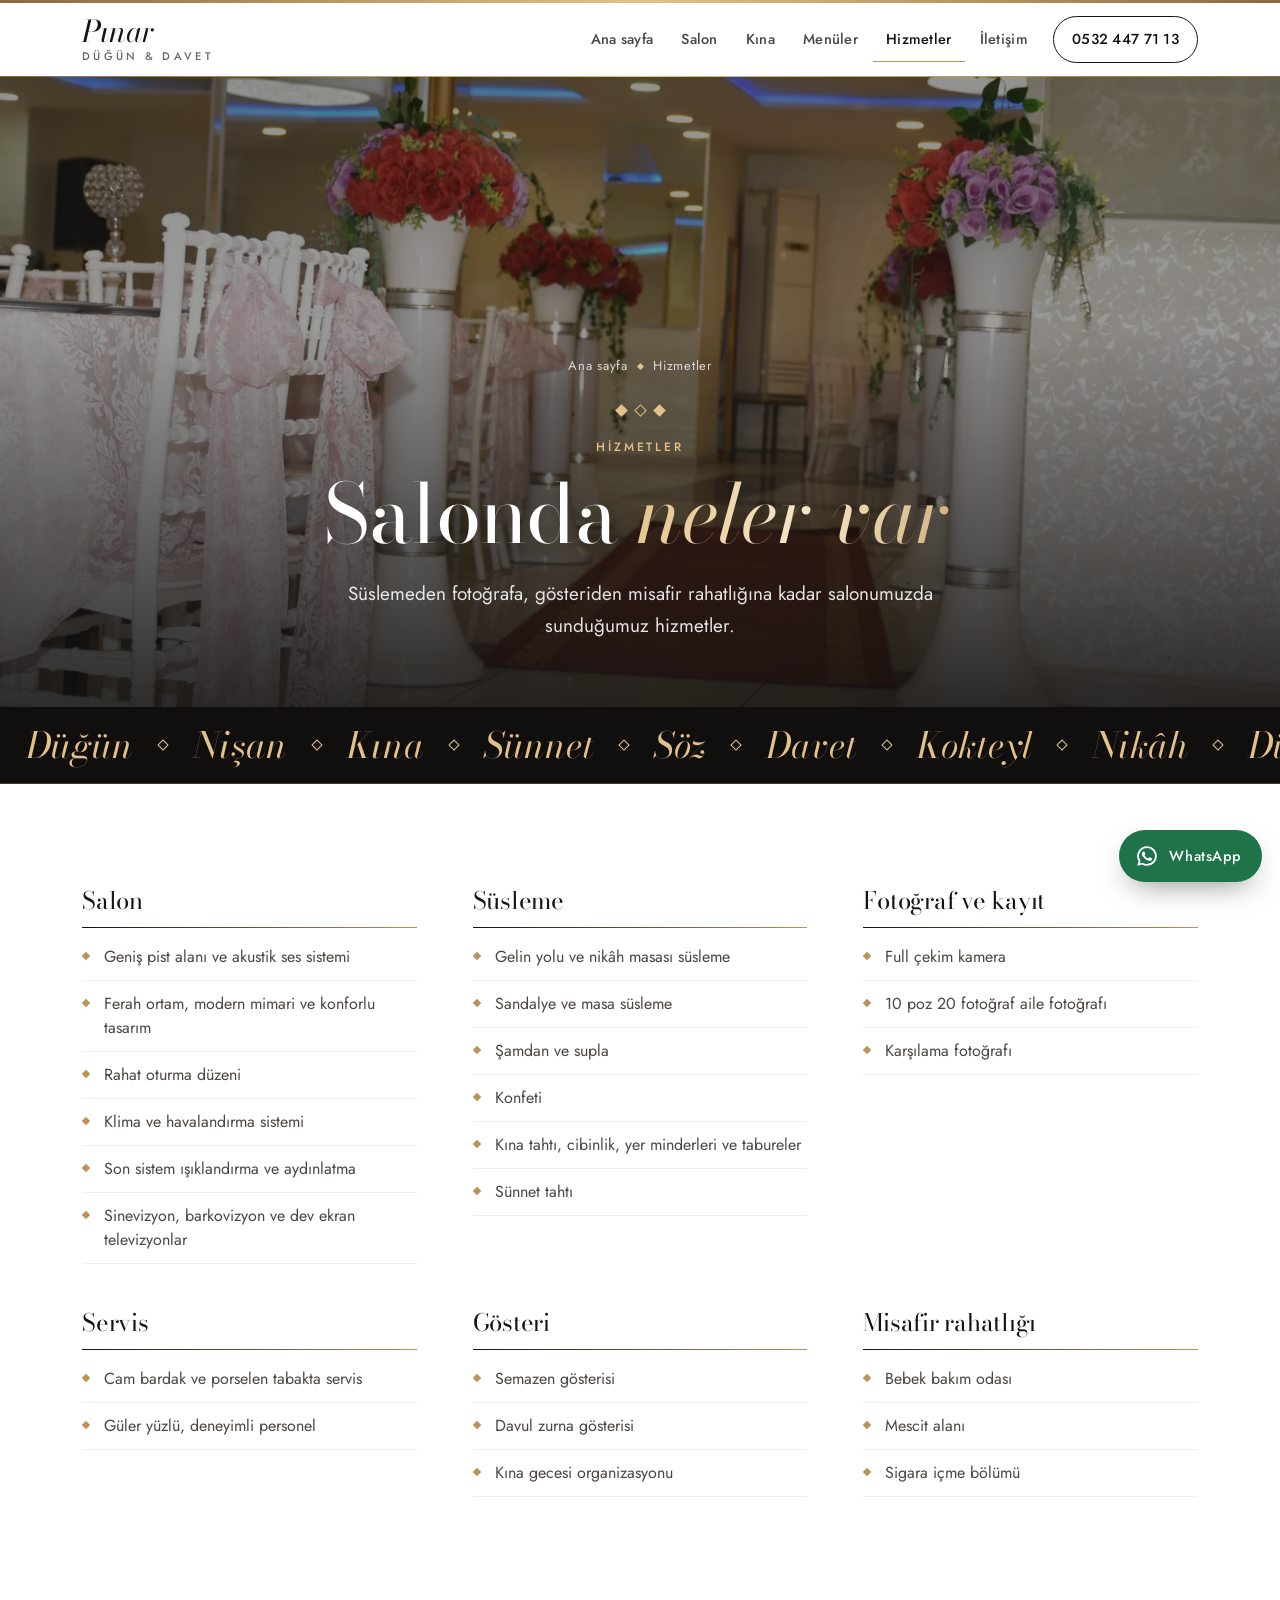
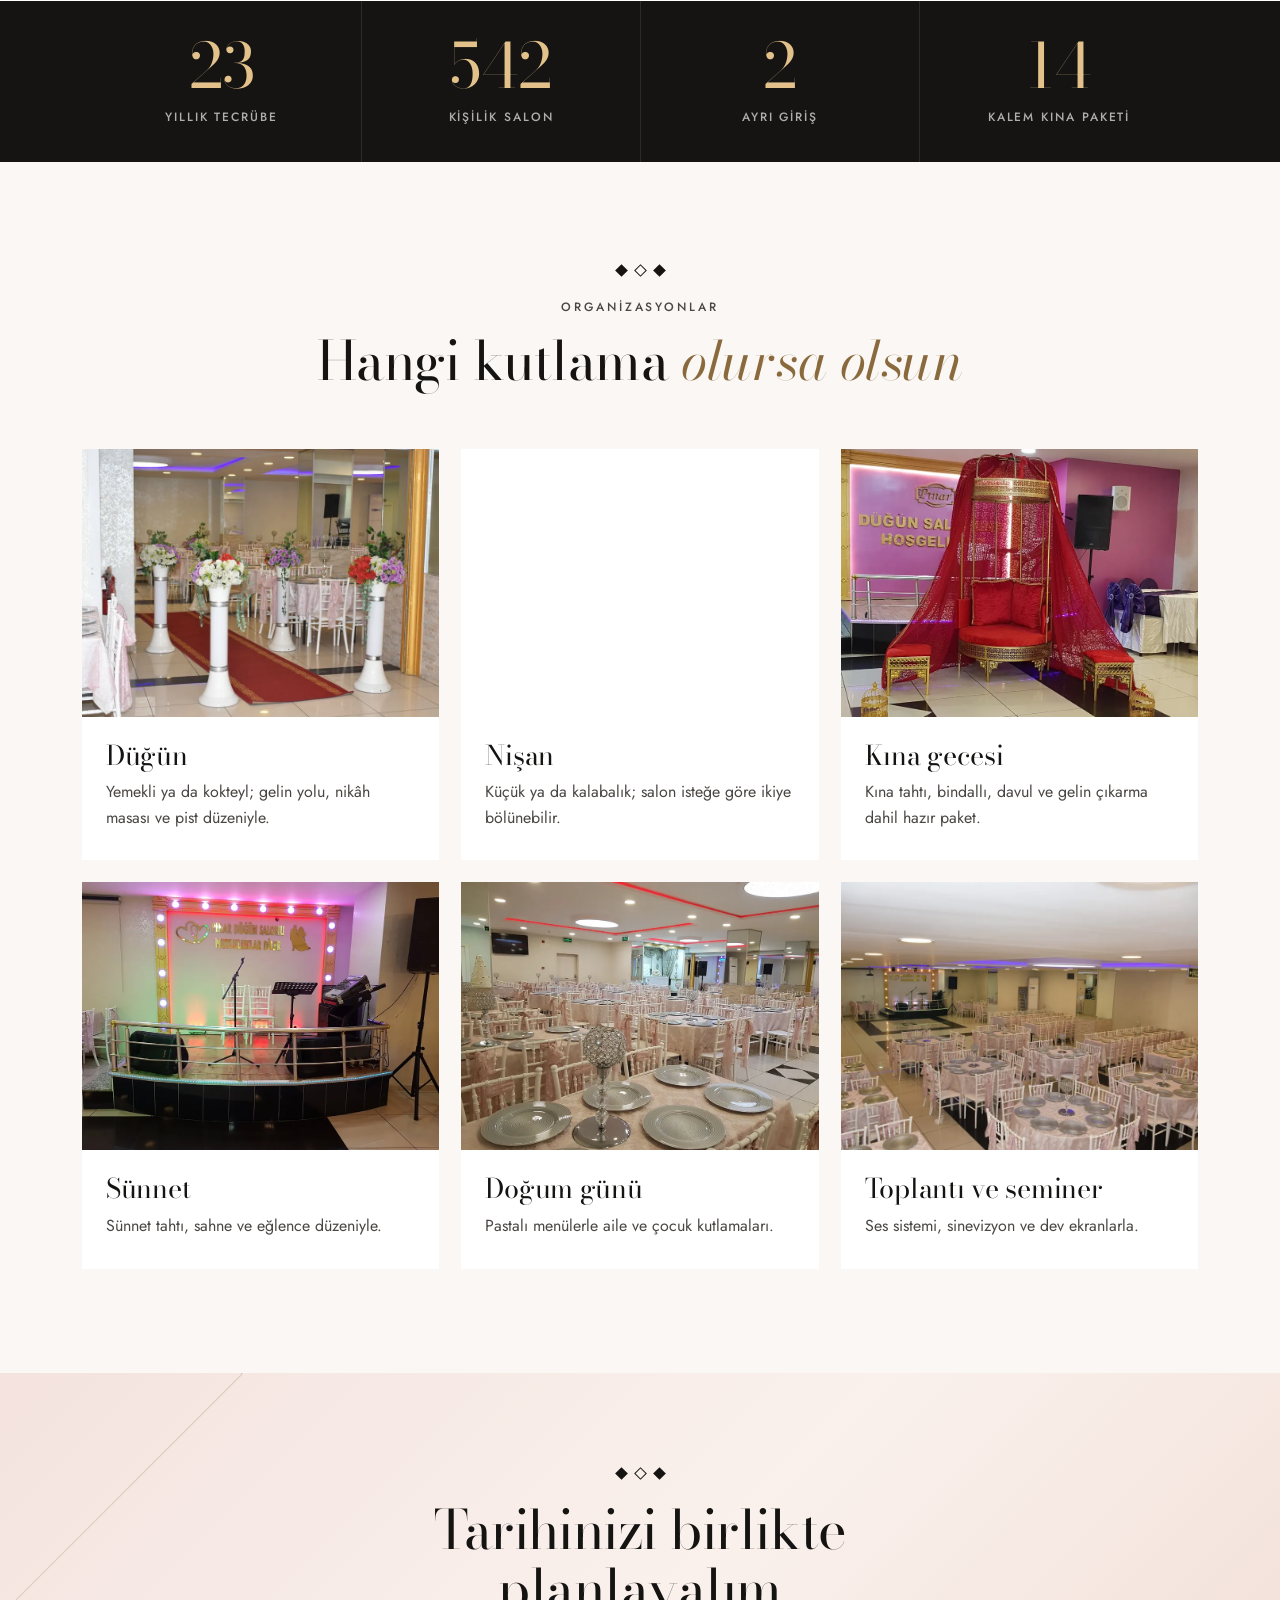
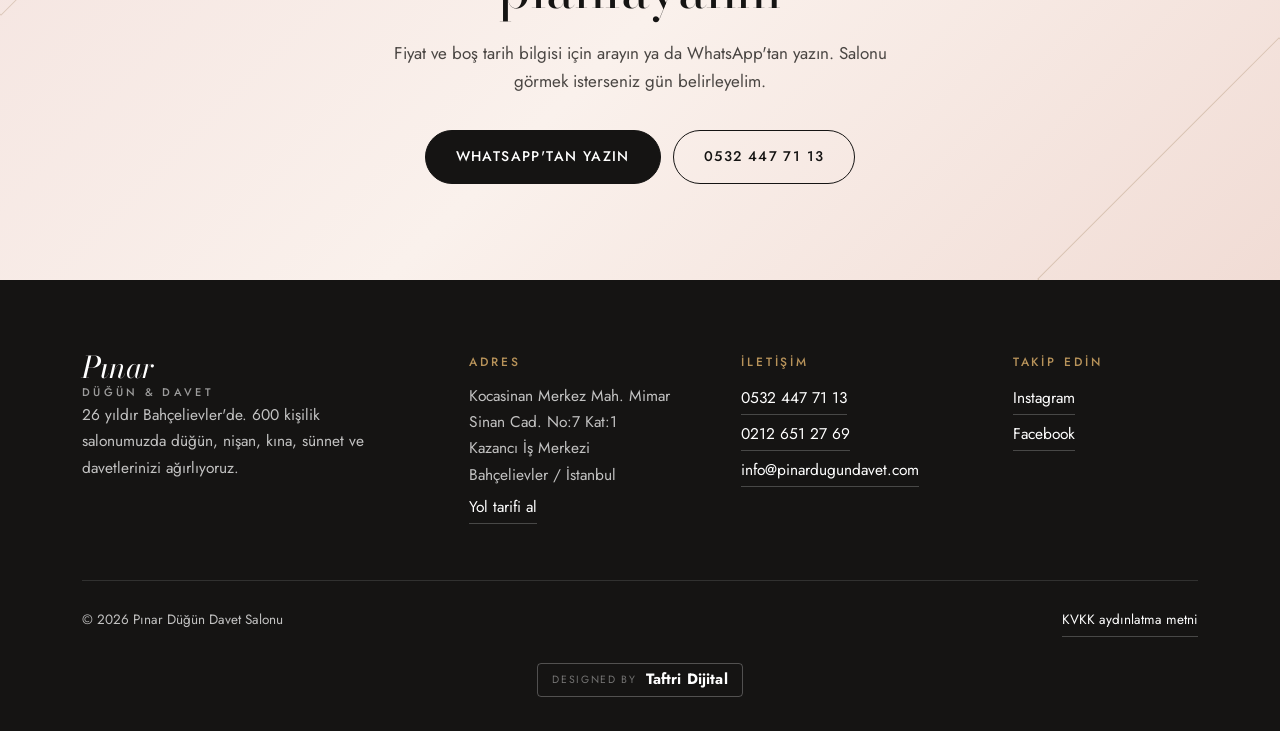
<file: hizmetler/index.html>
<!doctype html>
<html lang="tr">
<head>
<meta charset="utf-8">
<meta name="viewport" content="width=device-width, initial-scale=1">
<title>Hizmetler | Pınar Düğün Salonu Bahçelievler</title>
<meta name="description" content="Gelin yolu ve nikâh masası süsleme, full çekim kamera, aile fotoğrafı, semazen, davul zurna, sinevizyon, bebek bakım odası ve mescit.">
<link rel="canonical" href="https://pinardugundavet.com/hizmetler/">
<meta name="theme-color" content="#FFFFFF">
<meta property="og:type" content="website">
<meta property="og:locale" content="tr_TR">
<meta property="og:site_name" content="Pınar Düğün &amp; Davet">
<meta property="og:url" content="https://pinardugundavet.com/hizmetler/">
<meta property="og:title" content="Hizmetler | Pınar Düğün Salonu Bahçelievler">
<meta property="og:description" content="Gelin yolu ve nikâh masası süsleme, full çekim kamera, aile fotoğrafı, semazen, davul zurna, sinevizyon, bebek bakım odası ve mescit.">
<meta property="og:image" content="https://pinardugundavet.com/assets/img/og.jpg">
<meta property="og:image:width" content="1200">
<meta property="og:image:height" content="630">
<meta name="twitter:card" content="summary_large_image">
<meta name="twitter:image" content="https://pinardugundavet.com/assets/img/og.jpg">
<link rel="icon" href="/favicon.svg" type="image/svg+xml">
<link rel="preconnect" href="https://fonts.googleapis.com">
<link rel="preconnect" href="https://fonts.gstatic.com" crossorigin>
<link rel="stylesheet" href="https://fonts.googleapis.com/css2?family=Bodoni+Moda:ital,opsz,wght@0,6..96,400;0,6..96,500;1,6..96,400&family=Jost:wght@400;500&display=swap">
<link rel="preload" as="image" href="/assets/img/cicekli-sutunlar-900.webp" imagesrcset="/assets/img/cicekli-sutunlar-900.webp 900w, /assets/img/cicekli-sutunlar-1800.webp 1800w" imagesizes="100vw" fetchpriority="high">
<link rel="stylesheet" href="/assets/stil.css">
<script type="application/ld+json">{"@context":"https://schema.org","@type":"BreadcrumbList","itemListElement":[{"@type":"ListItem","position":1,"name":"Ana sayfa","item":"https://pinardugundavet.com/"},{"@type":"ListItem","position":2,"name":"Hizmetler"}]}</script>
</head>
<body>
<a class="atla" href="#icerik">İçeriğe geç</a>
<header class="ust">
  <div class="sar ust__ic">
    <a class="logo" href="/" aria-label="Pınar Düğün &amp; Davet ana sayfa">
      <span class="logo__ad">Pınar</span>
      <span class="logo__alt">Düğün &amp; Davet</span>
    </a>
    <button class="menu-dugme" type="button" aria-expanded="false" aria-controls="ana-menu">
      <span class="menu-dugme__cizgi" aria-hidden="true"></span><span>Menü</span>
    </button>
    <nav class="ust__menu" id="ana-menu" aria-label="Ana menü"><a href="/">Ana sayfa</a><a href="/salon/">Salon</a><a href="/kina-organizasyonu/">Kına</a><a href="/menuler/">Menüler</a><a href="/hizmetler/" aria-current="page">Hizmetler</a><a href="/iletisim/">İletişim</a>
      <a class="ust__ara" href="tel:+905324477113">0532 447 71 13</a>
    </nav>
  </div>
</header>
<main id="icerik">


<section class="sk">
  <div class="sk__gorsel"><img src="/assets/img/cicekli-sutunlar-900.webp" srcset="/assets/img/cicekli-sutunlar-900.webp 900w, /assets/img/cicekli-sutunlar-1800.webp 1800w" sizes="100vw" alt="Gelin yolunu çevreleyen çiçek sütunları" loading="eager" decoding="async" fetchpriority="high"></div>
  <div class="sar sk__ic">
    <div class="giris giris--1"><nav aria-label="Neredesiniz"><ol class="kirinti"><li><a href="/">Ana sayfa</a></li><li aria-current="page">Hizmetler</li></ol></nav></div>
    <div class="giris giris--1"><div class="baklava" aria-hidden="true"><i></i><i></i><i></i></div></div>
    <p class="ust-yazi giris giris--2">Hizmetler</p>
    <h1 class="giris giris--2">Salonda <em>neler var</em></h1>
    <p class="sk__metin giris giris--3">Süslemeden fotoğrafa, gösteriden misafir rahatlığına kadar salonumuzda sunduğumuz hizmetler.</p>
  </div>
</section>
<div class="serit" aria-hidden="true"><div class="serit__iz"><div class="serit__grup"><span>Düğün</span><i></i><span>Nişan</span><i></i><span>Kına</span><i></i><span>Sünnet</span><i></i><span>Söz</span><i></i><span>Davet</span><i></i><span>Kokteyl</span><i></i><span>Nikâh</span><i></i></div><div class="serit__grup"><span>Düğün</span><i></i><span>Nişan</span><i></i><span>Kına</span><i></i><span>Sünnet</span><i></i><span>Söz</span><i></i><span>Davet</span><i></i><span>Kokteyl</span><i></i><span>Nikâh</span><i></i></div></div></div>
<section class="bolum">
  <div class="sar"><div class="hizmet-izgara"><div class="hizmet-grup belir"><h3>Salon</h3><ul class="liste"><li>Geniş pist alanı ve akustik ses sistemi</li><li>Ferah ortam, modern mimari ve konforlu tasarım</li><li>Rahat oturma düzeni</li><li>Klima ve havalandırma sistemi</li><li>Son sistem ışıklandırma ve aydınlatma</li><li>Sinevizyon, barkovizyon ve dev ekran televizyonlar</li></ul></div><div class="hizmet-grup belir"><h3>Süsleme</h3><ul class="liste"><li>Gelin yolu ve nikâh masası süsleme</li><li>Sandalye ve masa süsleme</li><li>Şamdan ve supla</li><li>Konfeti</li><li>Kına tahtı, cibinlik, yer minderleri ve tabureler</li><li>Sünnet tahtı</li></ul></div><div class="hizmet-grup belir"><h3>Fotoğraf ve kayıt</h3><ul class="liste"><li>Full çekim kamera</li><li>10 poz 20 fotoğraf aile fotoğrafı</li><li>Karşılama fotoğrafı</li></ul></div><div class="hizmet-grup belir"><h3>Servis</h3><ul class="liste"><li>Cam bardak ve porselen tabakta servis</li><li>Güler yüzlü, deneyimli personel</li></ul></div><div class="hizmet-grup belir"><h3>Gösteri</h3><ul class="liste"><li>Semazen gösterisi</li><li>Davul zurna gösterisi</li><li>Kına gecesi organizasyonu</li></ul></div><div class="hizmet-grup belir"><h3>Misafir rahatlığı</h3><ul class="liste"><li>Bebek bakım odası</li><li>Mescit alanı</li><li>Sigara içme bölümü</li></ul></div></div></div>
</section>

<section class="olculer" id="ozet" aria-label="Kısaca salon">
  <div class="sar olculer__izgara">
    <div class="olcu"><b data-sayi="26">26</b><span>yıllık tecrübe</span></div>
    <div class="olcu"><b data-sayi="600">600</b><span>kişilik salon</span></div>
    <div class="olcu"><b data-sayi="2">2</b><span>ayrı giriş</span></div>
    <div class="olcu"><b data-sayi="16">16</b><span>kalem kına paketi</span></div>
  </div>
</section>
<section class="bolum bolum--pudra">
  <div class="sar">
    <header class="bolum__ust belir">
      <div class="baklava" aria-hidden="true"><i></i><i></i><i></i></div>
      <p class="ust-yazi">Organizasyonlar</p>
      <h2>Hangi kutlama <em>olursa olsun</em></h2>
      
    </header>
    <div class="kartlar"><article class="kart belir"><div class="kart__gorsel"><img src="/assets/img/gelin-yolu-900.webp" srcset="/assets/img/gelin-yolu-900.webp 900w, /assets/img/gelin-yolu-1800.webp 1800w" sizes="(max-width: 640px) 100vw, (max-width: 1000px) 50vw, 33vw" alt="Düğün" loading="lazy" decoding="async"></div><div class="kart__ic"><h3>Düğün</h3><p>Yemekli ya da kokteyl; gelin yolu, nikâh masası ve pist düzeniyle.</p></div></article><article class="kart belir"><div class="kart__gorsel"><img src="/assets/img/cicekli-sutunlar-900.webp" srcset="/assets/img/cicekli-sutunlar-900.webp 900w, /assets/img/cicekli-sutunlar-1800.webp 1800w" sizes="(max-width: 640px) 100vw, (max-width: 1000px) 50vw, 33vw" alt="Nişan" loading="lazy" decoding="async"></div><div class="kart__ic"><h3>Nişan</h3><p>Küçük ya da kalabalık; salon isteğe göre ikiye bölünebilir.</p></div></article><article class="kart belir"><div class="kart__gorsel"><img src="/assets/img/kina-tahti-900.webp" srcset="/assets/img/kina-tahti-900.webp 900w, /assets/img/kina-tahti-1800.webp 1800w" sizes="(max-width: 640px) 100vw, (max-width: 1000px) 50vw, 33vw" alt="Kına gecesi" loading="lazy" decoding="async"></div><div class="kart__ic"><h3>Kına gecesi</h3><p>Kına tahtı, bindallı, davul ve gelin çıkarma dahil hazır paket.</p></div></article><article class="kart belir"><div class="kart__gorsel"><img src="/assets/img/sahne-orkestra-900.webp" srcset="/assets/img/sahne-orkestra-900.webp 900w, /assets/img/sahne-orkestra-1800.webp 1800w" sizes="(max-width: 640px) 100vw, (max-width: 1000px) 50vw, 33vw" alt="Sünnet" loading="lazy" decoding="async"></div><div class="kart__ic"><h3>Sünnet</h3><p>Sünnet tahtı, sahne ve eğlence düzeniyle.</p></div></article><article class="kart belir"><div class="kart__gorsel"><img src="/assets/img/kristal-susleme-900.webp" srcset="/assets/img/kristal-susleme-900.webp 900w, /assets/img/kristal-susleme-1800.webp 1800w" sizes="(max-width: 640px) 100vw, (max-width: 1000px) 50vw, 33vw" alt="Doğum günü" loading="lazy" decoding="async"></div><div class="kart__ic"><h3>Doğum günü</h3><p>Pastalı menülerle aile ve çocuk kutlamaları.</p></div></article><article class="kart belir"><div class="kart__gorsel"><img src="/assets/img/salon-sahne-900.webp" srcset="/assets/img/salon-sahne-900.webp 900w, /assets/img/salon-sahne-1800.webp 1800w" sizes="(max-width: 640px) 100vw, (max-width: 1000px) 50vw, 33vw" alt="Toplantı ve seminer" loading="lazy" decoding="async"></div><div class="kart__ic"><h3>Toplantı ve seminer</h3><p>Ses sistemi, sinevizyon ve dev ekranlarla.</p></div></article></div>
  </div>
</section>

<section class="cta">
  <div class="sar cta__ic">
    <div class="baklava" aria-hidden="true"><i></i><i></i><i></i></div>
    <h2>Tarihinizi birlikte planlayalım</h2>
    <p>Fiyat ve boş tarih bilgisi için arayın ya da WhatsApp'tan yazın. Salonu görmek isterseniz gün belirleyelim.</p>
    <div class="eylem eylem--orta">
      <a class="btn" href="https://wa.me/905324477113?text=Merhaba%2C%20salonunuz%20hakk%C4%B1nda%20bilgi%20almak%20istiyorum." target="_blank" rel="noopener">WhatsApp'tan yazın</a>
      <a class="btn btn--cizgi" href="tel:+905324477113">0532 447 71 13</a>
    </div>
  </div>
</section>
</main>
<footer class="alt">
  <div class="sar">
    <div class="alt__izgara">
      <div>
        <p class="logo logo--alt"><span class="logo__ad">Pınar</span><span class="logo__alt">Düğün &amp; Davet</span></p>
        <p class="alt__metin">26 yıldır Bahçelievler'de. 600 kişilik salonumuzda düğün,
          nişan, kına, sünnet ve davetlerinizi ağırlıyoruz.</p>
      </div>
      <div>
        <p class="alt__baslik">Adres</p>
        <p>Kocasinan Merkez Mah. Mimar Sinan Cad. No:7 Kat:1<br>Kazancı İş Merkezi<br>Bahçelievler / İstanbul</p>
        <p><a href="https://www.google.com/maps/search/?api=1&query=P%C4%B1nar+D%C3%BC%C4%9F%C3%BCn+Davet+Salonu+Kocasinan+Bah%C3%A7elievler" target="_blank" rel="noopener">Yol tarifi al</a></p>
      </div>
      <div>
        <p class="alt__baslik">İletişim</p>
        <p><a href="tel:+905324477113">0532 447 71 13</a></p>
        <p><a href="tel:+902126512769">0212 651 27 69</a></p>
        <p><a href="mailto:info@pinardugundavet.com">info@pinardugundavet.com</a></p>
      </div>
      <div>
        <p class="alt__baslik">Takip edin</p>
        <p><a href="https://www.instagram.com/pinardugundavet/" target="_blank" rel="noopener">Instagram</a></p>
        <p><a href="https://www.facebook.com/pinardugundavetsalonu/" target="_blank" rel="noopener">Facebook</a></p>
      </div>
    </div>
    <div class="alt__satir">
      <span>&copy; <span id="yil">2026</span> Pınar Düğün Davet Salonu</span>
      <a href="/kvkk/">KVKK aydınlatma metni</a>
    </div>
    <div class="taftri-credit"><span class="taftri-credit__rozet"><span class="taftri-credit__etiket">DESIGNED BY</span><a href="https://taftri.com/" target="_blank" rel="noopener">Taftri Dijital</a></span></div>
  </div>
</footer>
<a class="wp" href="https://wa.me/905324477113?text=Merhaba%2C%20salonunuz%20hakk%C4%B1nda%20bilgi%20almak%20istiyorum." target="_blank" rel="noopener" aria-label="WhatsApp'tan yazın">
  <svg viewBox="0 0 24 24" aria-hidden="true"><path fill="currentColor" d="M12 2.2a9.8 9.8 0 0 0-8.4 14.9L2.3 21.8l4.8-1.3A9.8 9.8 0 1 0 12 2.2Zm0 17.8a8 8 0 0 1-4.1-1.1l-.3-.2-2.9.8.8-2.8-.2-.3A8 8 0 1 1 12 20Zm4.4-6c-.2-.1-1.4-.7-1.7-.8-.2-.1-.4-.1-.5.1l-.8.9c-.1.2-.3.2-.5.1a6.6 6.6 0 0 1-3.3-2.9c-.2-.4.2-.4.7-1.3.1-.2 0-.3 0-.4l-.8-1.8c-.2-.5-.4-.4-.5-.4h-.5a.9.9 0 0 0-.7.3 2.8 2.8 0 0 0-.9 2.1 4.9 4.9 0 0 0 1 2.6 11.2 11.2 0 0 0 4.3 3.8c1.6.7 2.2.7 3 .6a2.6 2.6 0 0 0 1.7-1.2 2.1 2.1 0 0 0 .1-1.2c0-.1-.2-.2-.4-.3Z"/></svg>
  <span>WhatsApp</span>
</a>
<script src="/assets/site.js" defer></script>
</body>
</html>
</file>
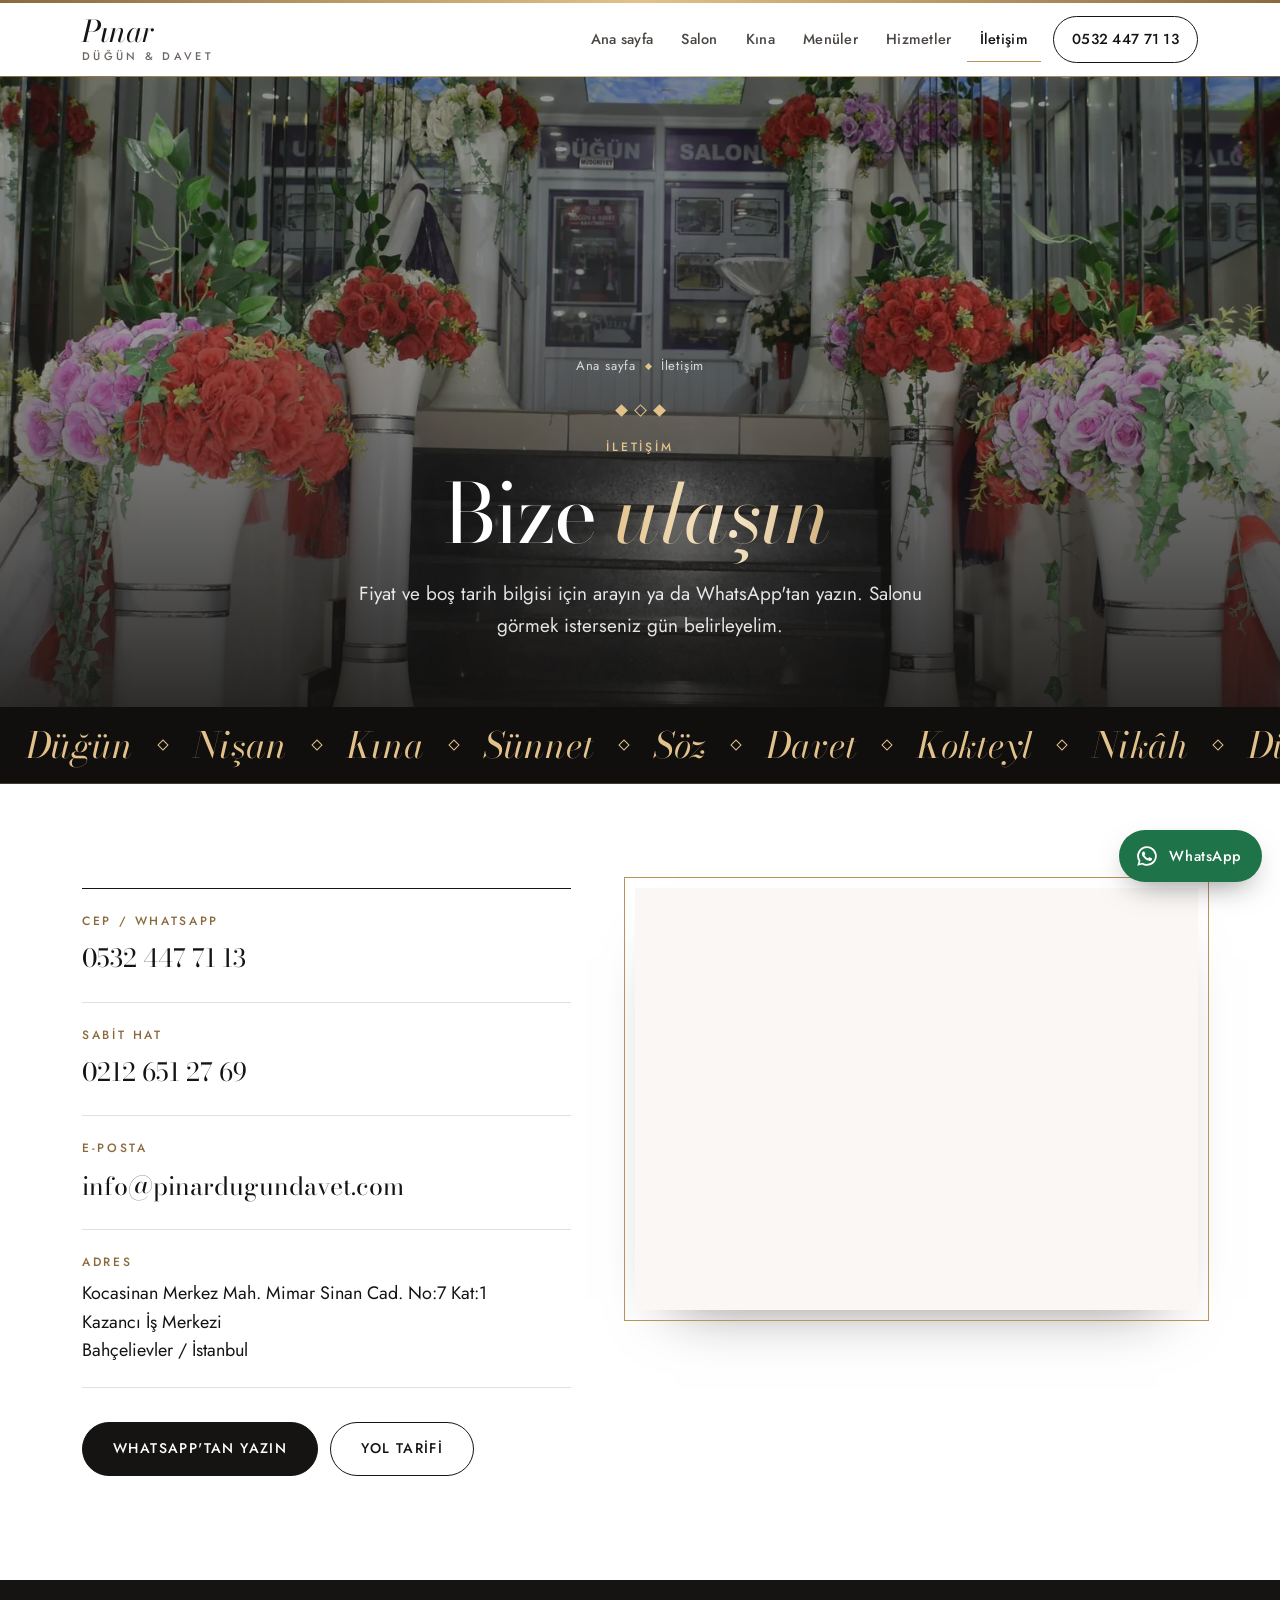
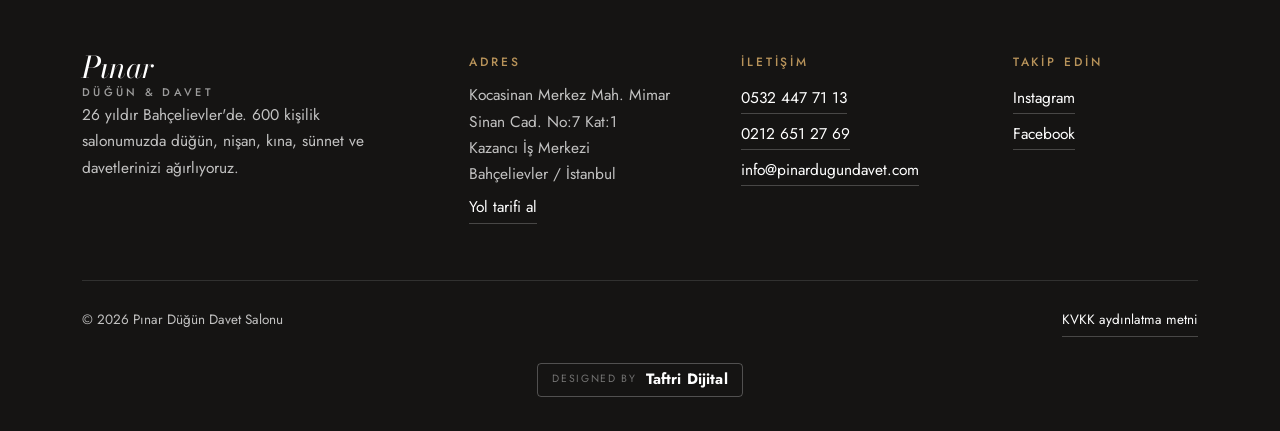
<file: iletisim/index.html>
<!doctype html>
<html lang="tr">
<head>
<meta charset="utf-8">
<meta name="viewport" content="width=device-width, initial-scale=1">
<title>İletişim ve Yol Tarifi | Pınar Düğün Salonu Bahçelievler</title>
<meta name="description" content="Pınar Düğün Salonu iletişim: 0532 447 71 13, 0212 651 27 69. Kocasinan Merkez Mah. Mimar Sinan Cad. No:7 Bahçelievler/İstanbul.">
<link rel="canonical" href="https://pinardugundavet.com/iletisim/">
<meta name="theme-color" content="#FFFFFF">
<meta property="og:type" content="website">
<meta property="og:locale" content="tr_TR">
<meta property="og:site_name" content="Pınar Düğün &amp; Davet">
<meta property="og:url" content="https://pinardugundavet.com/iletisim/">
<meta property="og:title" content="İletişim ve Yol Tarifi | Pınar Düğün Salonu Bahçelievler">
<meta property="og:description" content="Pınar Düğün Salonu iletişim: 0532 447 71 13, 0212 651 27 69. Kocasinan Merkez Mah. Mimar Sinan Cad. No:7 Bahçelievler/İstanbul.">
<meta property="og:image" content="https://pinardugundavet.com/assets/img/og.jpg">
<meta property="og:image:width" content="1200">
<meta property="og:image:height" content="630">
<meta name="twitter:card" content="summary_large_image">
<meta name="twitter:image" content="https://pinardugundavet.com/assets/img/og.jpg">
<link rel="icon" href="/favicon.svg" type="image/svg+xml">
<link rel="preconnect" href="https://fonts.googleapis.com">
<link rel="preconnect" href="https://fonts.gstatic.com" crossorigin>
<link rel="stylesheet" href="https://fonts.googleapis.com/css2?family=Bodoni+Moda:ital,opsz,wght@0,6..96,400;0,6..96,500;1,6..96,400&family=Jost:wght@400;500&display=swap">
<link rel="preload" as="image" href="/assets/img/giris-merdiven-900.webp" imagesrcset="/assets/img/giris-merdiven-900.webp 900w, /assets/img/giris-merdiven-1800.webp 1800w" imagesizes="100vw" fetchpriority="high">
<link rel="stylesheet" href="/assets/stil.css">
<script type="application/ld+json">{"@context":"https://schema.org","@type":"BreadcrumbList","itemListElement":[{"@type":"ListItem","position":1,"name":"Ana sayfa","item":"https://pinardugundavet.com/"},{"@type":"ListItem","position":2,"name":"İletişim"}]}</script>
<script type="application/ld+json">{"@context":"https://schema.org","@type":["EventVenue","LocalBusiness"],"@id":"https://pinardugundavet.com/#mekan","name":"Pınar Düğün Davet Salonu","alternateName":"Pınar Düğün & Davet","url":"https://pinardugundavet.com/","image":"https://pinardugundavet.com/assets/img/og.jpg","telephone":"+902126512769","email":"info@pinardugundavet.com","description":"Bahçelievler Kocasinan'da 600 kişilik düğün, nişan, kına, sünnet ve davet salonu.","foundingDate":"2015","maximumAttendeeCapacity":600,"address":{"@type":"PostalAddress","streetAddress":"Kocasinan Merkez Mah. Mimar Sinan Cad. No:7 Kat:1 Kazancı İş Merkezi","addressLocality":"Bahçelievler","addressRegion":"İstanbul","addressCountry":"TR"},"hasMap":"https://www.google.com/maps/search/?api=1&query=P%C4%B1nar+D%C3%BC%C4%9F%C3%BCn+Davet+Salonu+Kocasinan+Bah%C3%A7elievler","sameAs":["https://www.instagram.com/pinardugundavet/","https://www.facebook.com/pinardugundavetsalonu/"]}</script>
</head>
<body>
<a class="atla" href="#icerik">İçeriğe geç</a>
<header class="ust">
  <div class="sar ust__ic">
    <a class="logo" href="/" aria-label="Pınar Düğün &amp; Davet ana sayfa">
      <span class="logo__ad">Pınar</span>
      <span class="logo__alt">Düğün &amp; Davet</span>
    </a>
    <button class="menu-dugme" type="button" aria-expanded="false" aria-controls="ana-menu">
      <span class="menu-dugme__cizgi" aria-hidden="true"></span><span>Menü</span>
    </button>
    <nav class="ust__menu" id="ana-menu" aria-label="Ana menü"><a href="/">Ana sayfa</a><a href="/salon/">Salon</a><a href="/kina-organizasyonu/">Kına</a><a href="/menuler/">Menüler</a><a href="/hizmetler/">Hizmetler</a><a href="/iletisim/" aria-current="page">İletişim</a>
      <a class="ust__ara" href="tel:+905324477113">0532 447 71 13</a>
    </nav>
  </div>
</header>
<main id="icerik">


<section class="sk">
  <div class="sk__gorsel"><img src="/assets/img/giris-merdiven-900.webp" srcset="/assets/img/giris-merdiven-900.webp 900w, /assets/img/giris-merdiven-1800.webp 1800w" sizes="100vw" alt="Çiçekli salon girişi" loading="eager" decoding="async" fetchpriority="high"></div>
  <div class="sar sk__ic">
    <div class="giris giris--1"><nav aria-label="Neredesiniz"><ol class="kirinti"><li><a href="/">Ana sayfa</a></li><li aria-current="page">İletişim</li></ol></nav></div>
    <div class="giris giris--1"><div class="baklava" aria-hidden="true"><i></i><i></i><i></i></div></div>
    <p class="ust-yazi giris giris--2">İletişim</p>
    <h1 class="giris giris--2">Bize <em>ulaşın</em></h1>
    <p class="sk__metin giris giris--3">Fiyat ve boş tarih bilgisi için arayın ya da WhatsApp'tan yazın. Salonu görmek isterseniz gün belirleyelim.</p>
  </div>
</section>
<div class="serit" aria-hidden="true"><div class="serit__iz"><div class="serit__grup"><span>Düğün</span><i></i><span>Nişan</span><i></i><span>Kına</span><i></i><span>Sünnet</span><i></i><span>Söz</span><i></i><span>Davet</span><i></i><span>Kokteyl</span><i></i><span>Nikâh</span><i></i></div><div class="serit__grup"><span>Düğün</span><i></i><span>Nişan</span><i></i><span>Kına</span><i></i><span>Sünnet</span><i></i><span>Söz</span><i></i><span>Davet</span><i></i><span>Kokteyl</span><i></i><span>Nikâh</span><i></i></div></div></div>
<section class="bolum">
  <div class="sar iletisim belir">
    <div>
      <div class="iletisim__blok"><p class="iletisim__etiket">Cep / WhatsApp</p><a href="tel:+905324477113">0532 447 71 13</a></div>
      <div class="iletisim__blok"><p class="iletisim__etiket">Sabit hat</p><a href="tel:+902126512769">0212 651 27 69</a></div>
      <div class="iletisim__blok"><p class="iletisim__etiket">E-posta</p><a href="mailto:info@pinardugundavet.com">info@pinardugundavet.com</a></div>
      <div class="iletisim__blok"><p class="iletisim__etiket">Adres</p>
        <address>Kocasinan Merkez Mah. Mimar Sinan Cad. No:7 Kat:1<br>Kazancı İş Merkezi<br>Bahçelievler / İstanbul</address></div>
      <div class="eylem">
        <a class="btn" href="https://wa.me/905324477113?text=Merhaba%2C%20salonunuz%20hakk%C4%B1nda%20bilgi%20almak%20istiyorum." target="_blank" rel="noopener">WhatsApp'tan yazın</a>
        <a class="btn btn--cizgi" href="https://www.google.com/maps/search/?api=1&query=P%C4%B1nar+D%C3%BC%C4%9F%C3%BCn+Davet+Salonu+Kocasinan+Bah%C3%A7elievler" target="_blank" rel="noopener">Yol tarifi</a>
      </div>
    </div>
    <iframe class="harita" src="https://www.google.com/maps?q=P%C4%B1nar+D%C3%BC%C4%9F%C3%BCn+Davet+Salonu+Kocasinan+Bah%C3%A7elievler+%C4%B0stanbul&output=embed" loading="lazy"
      referrerpolicy="no-referrer-when-downgrade" title="Pınar Düğün Salonu harita konumu"></iframe>
  </div>
</section>
</main>
<footer class="alt">
  <div class="sar">
    <div class="alt__izgara">
      <div>
        <p class="logo logo--alt"><span class="logo__ad">Pınar</span><span class="logo__alt">Düğün &amp; Davet</span></p>
        <p class="alt__metin">26 yıldır Bahçelievler'de. 600 kişilik salonumuzda düğün,
          nişan, kına, sünnet ve davetlerinizi ağırlıyoruz.</p>
      </div>
      <div>
        <p class="alt__baslik">Adres</p>
        <p>Kocasinan Merkez Mah. Mimar Sinan Cad. No:7 Kat:1<br>Kazancı İş Merkezi<br>Bahçelievler / İstanbul</p>
        <p><a href="https://www.google.com/maps/search/?api=1&query=P%C4%B1nar+D%C3%BC%C4%9F%C3%BCn+Davet+Salonu+Kocasinan+Bah%C3%A7elievler" target="_blank" rel="noopener">Yol tarifi al</a></p>
      </div>
      <div>
        <p class="alt__baslik">İletişim</p>
        <p><a href="tel:+905324477113">0532 447 71 13</a></p>
        <p><a href="tel:+902126512769">0212 651 27 69</a></p>
        <p><a href="mailto:info@pinardugundavet.com">info@pinardugundavet.com</a></p>
      </div>
      <div>
        <p class="alt__baslik">Takip edin</p>
        <p><a href="https://www.instagram.com/pinardugundavet/" target="_blank" rel="noopener">Instagram</a></p>
        <p><a href="https://www.facebook.com/pinardugundavetsalonu/" target="_blank" rel="noopener">Facebook</a></p>
      </div>
    </div>
    <div class="alt__satir">
      <span>&copy; <span id="yil">2026</span> Pınar Düğün Davet Salonu</span>
      <a href="/kvkk/">KVKK aydınlatma metni</a>
    </div>
    <div class="taftri-credit"><span class="taftri-credit__rozet"><span class="taftri-credit__etiket">DESIGNED BY</span><a href="https://taftri.com/" target="_blank" rel="noopener">Taftri Dijital</a></span></div>
  </div>
</footer>
<a class="wp" href="https://wa.me/905324477113?text=Merhaba%2C%20salonunuz%20hakk%C4%B1nda%20bilgi%20almak%20istiyorum." target="_blank" rel="noopener" aria-label="WhatsApp'tan yazın">
  <svg viewBox="0 0 24 24" aria-hidden="true"><path fill="currentColor" d="M12 2.2a9.8 9.8 0 0 0-8.4 14.9L2.3 21.8l4.8-1.3A9.8 9.8 0 1 0 12 2.2Zm0 17.8a8 8 0 0 1-4.1-1.1l-.3-.2-2.9.8.8-2.8-.2-.3A8 8 0 1 1 12 20Zm4.4-6c-.2-.1-1.4-.7-1.7-.8-.2-.1-.4-.1-.5.1l-.8.9c-.1.2-.3.2-.5.1a6.6 6.6 0 0 1-3.3-2.9c-.2-.4.2-.4.7-1.3.1-.2 0-.3 0-.4l-.8-1.8c-.2-.5-.4-.4-.5-.4h-.5a.9.9 0 0 0-.7.3 2.8 2.8 0 0 0-.9 2.1 4.9 4.9 0 0 0 1 2.6 11.2 11.2 0 0 0 4.3 3.8c1.6.7 2.2.7 3 .6a2.6 2.6 0 0 0 1.7-1.2 2.1 2.1 0 0 0 .1-1.2c0-.1-.2-.2-.4-.3Z"/></svg>
  <span>WhatsApp</span>
</a>
<script src="/assets/site.js" defer></script>
</body>
</html>
</file>
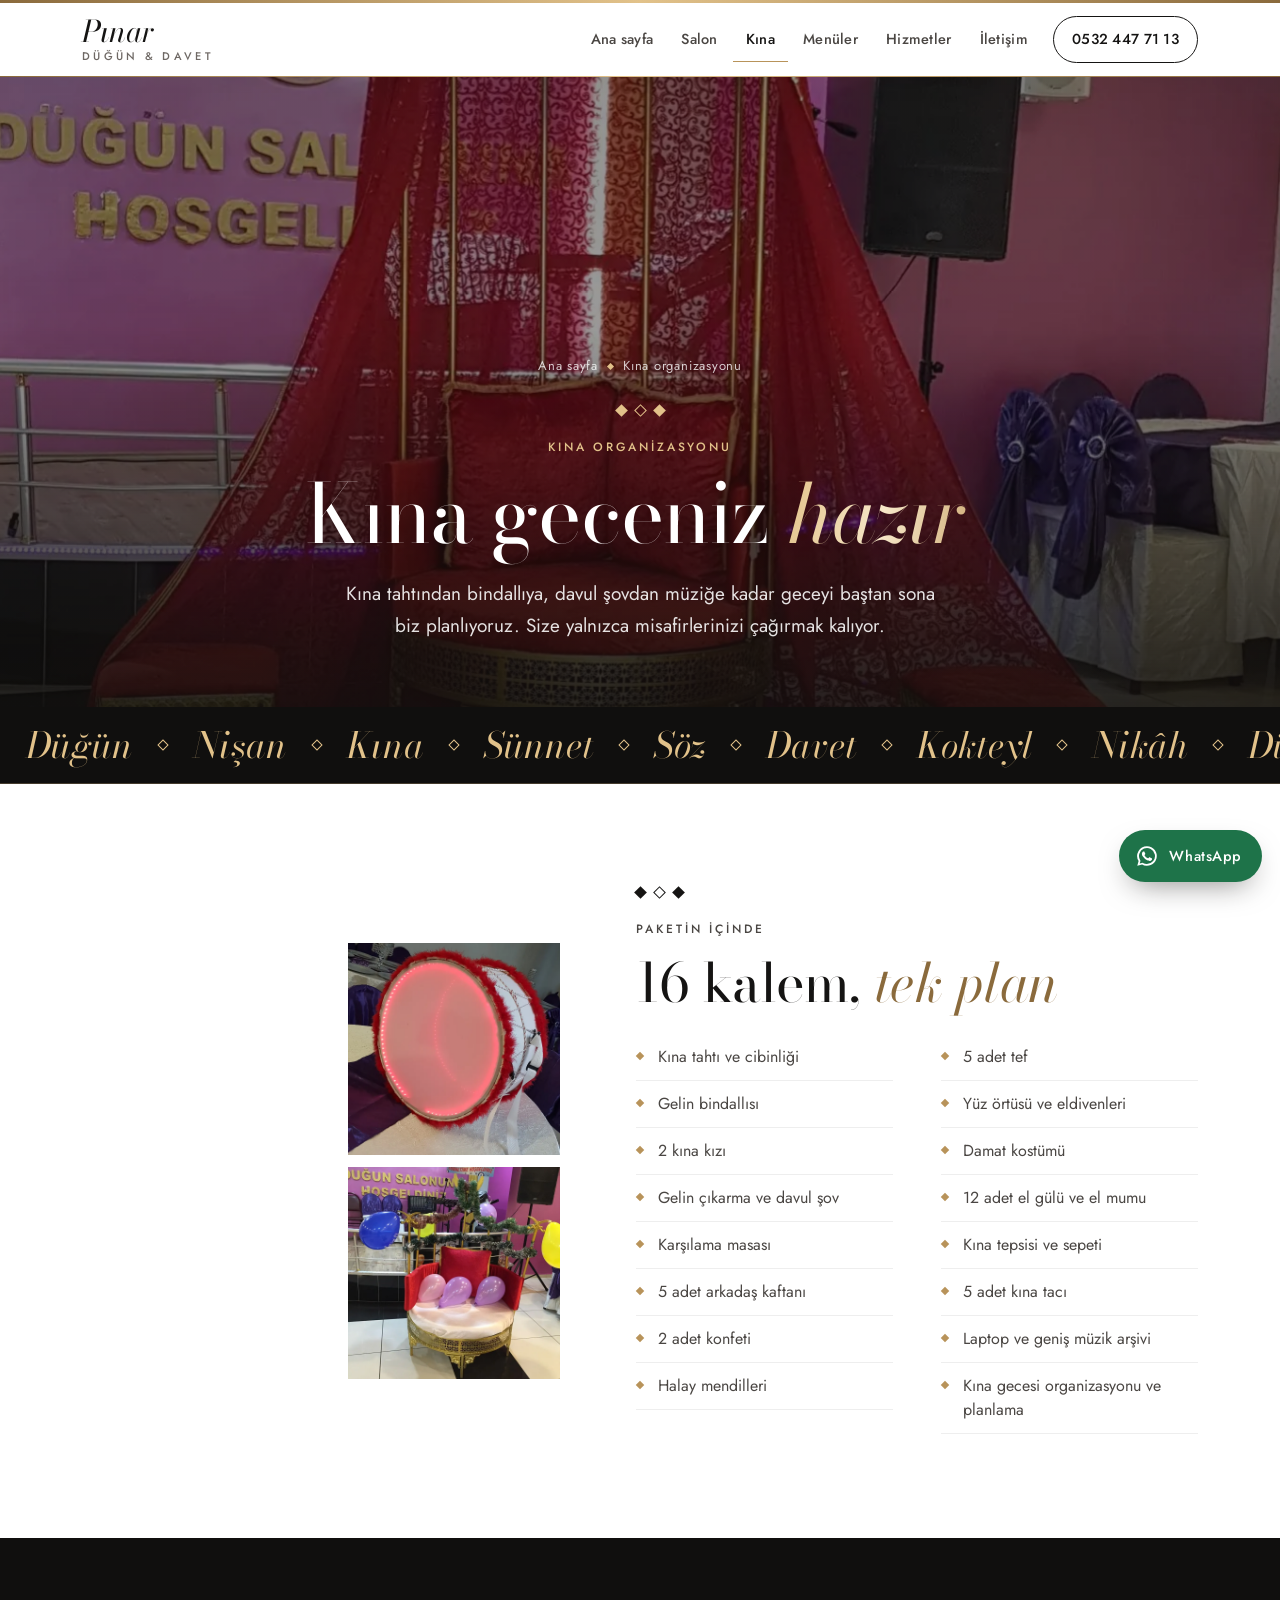
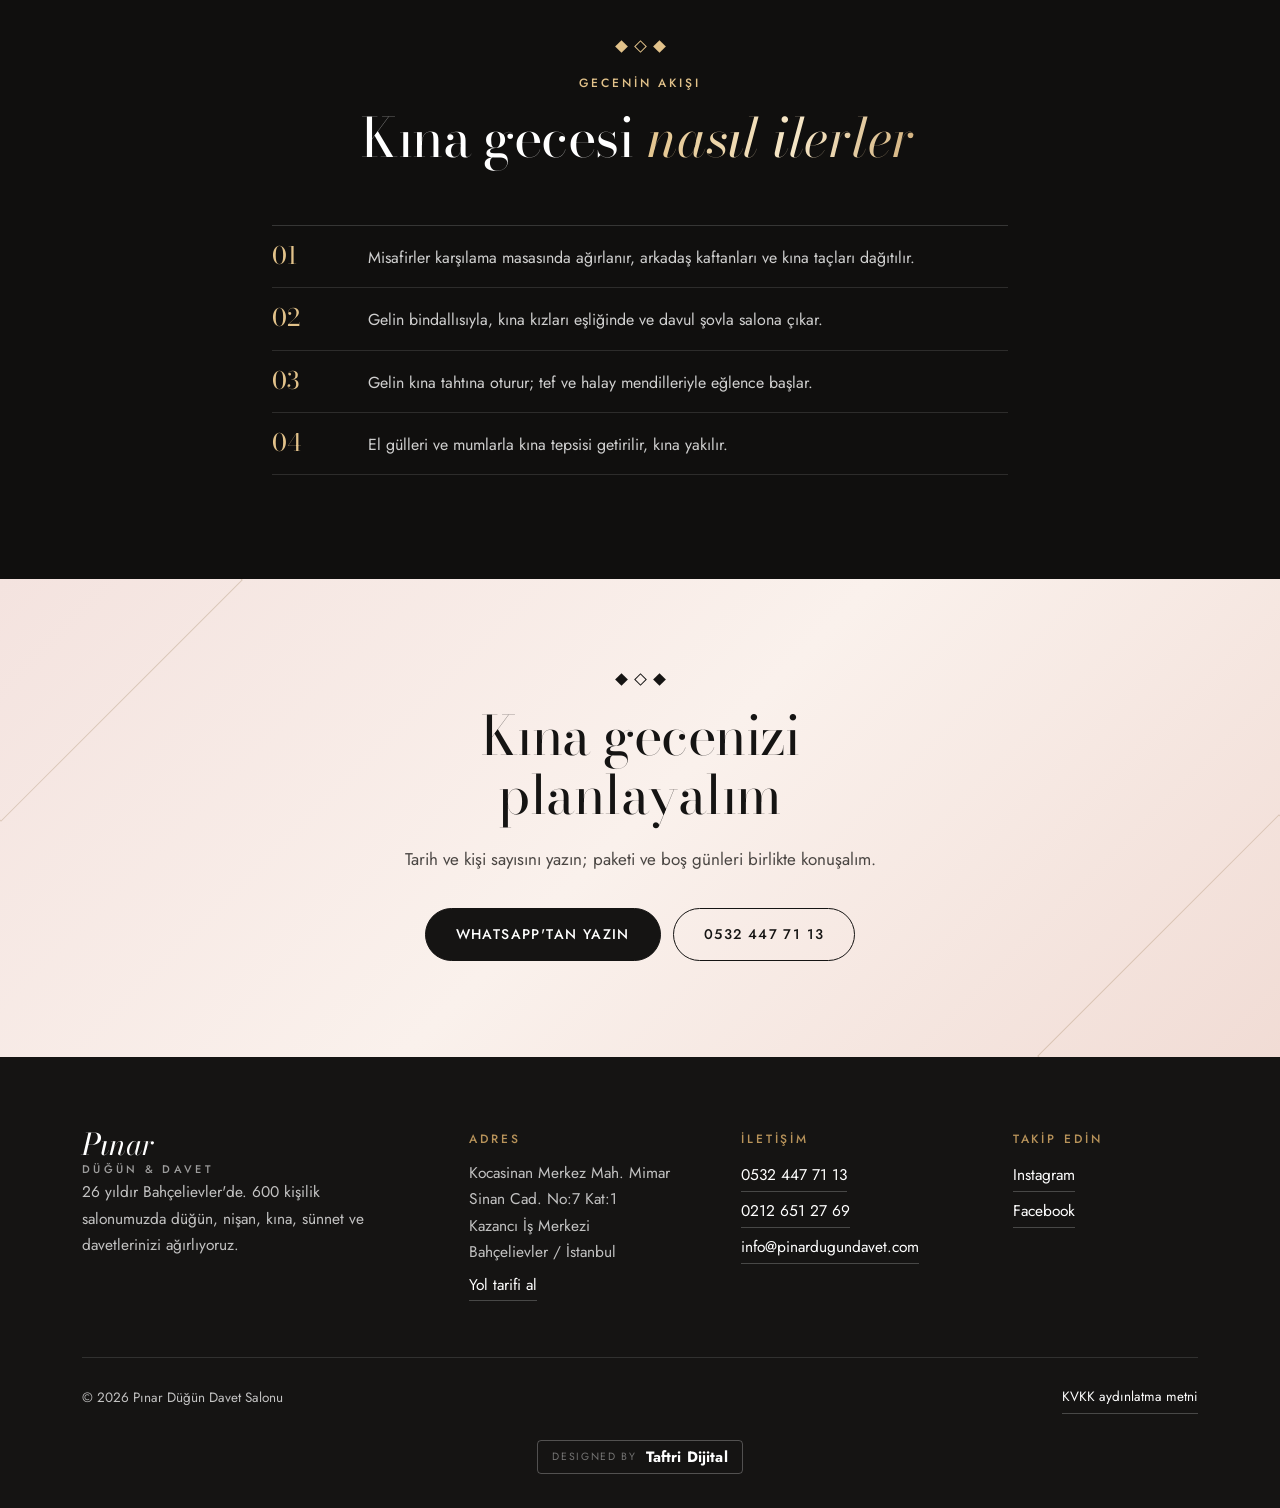
<file: kina-organizasyon/index.html>
<!doctype html>
<html lang="tr">
<head>
<meta charset="utf-8">
<meta name="viewport" content="width=device-width, initial-scale=1">
<title>Sayfa taşındı | Pınar Düğün Salonu</title>
<meta name="robots" content="noindex, follow">
<link rel="canonical" href="https://pinardugundavet.com/kina-organizasyonu/">
<meta http-equiv="refresh" content="0; url=/kina-organizasyonu/">
<style>body{margin:0;min-height:100vh;display:grid;place-items:center;font:17px/1.6 system-ui,sans-serif;color:#151413;background:#fff;padding:24px;text-align:center}a{color:#8A6A3C}</style>
</head>
<body>
<p>Bu sayfa taşındı. <a href="/kina-organizasyonu/">Yeni sayfaya gidin</a>.</p>
<script>location.replace('/kina-organizasyonu/');</script>
</body>
</html>
</file>
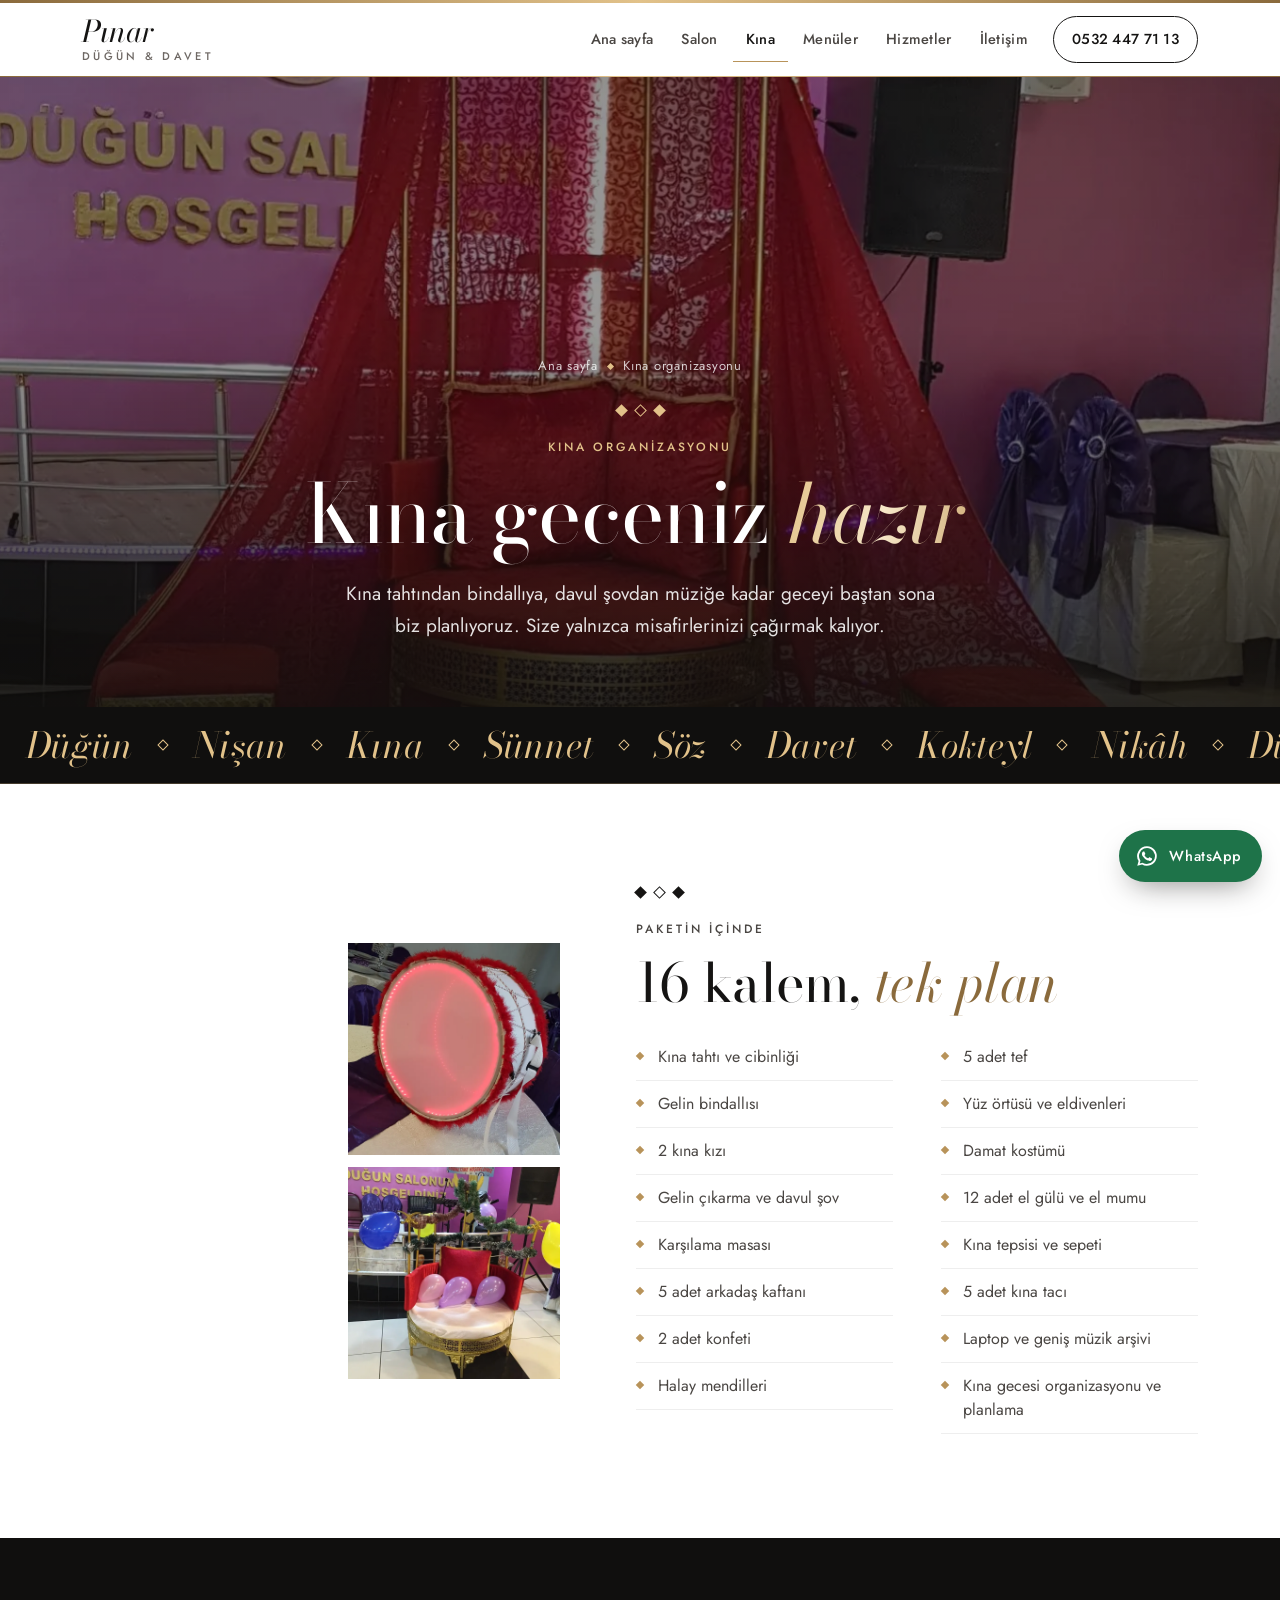
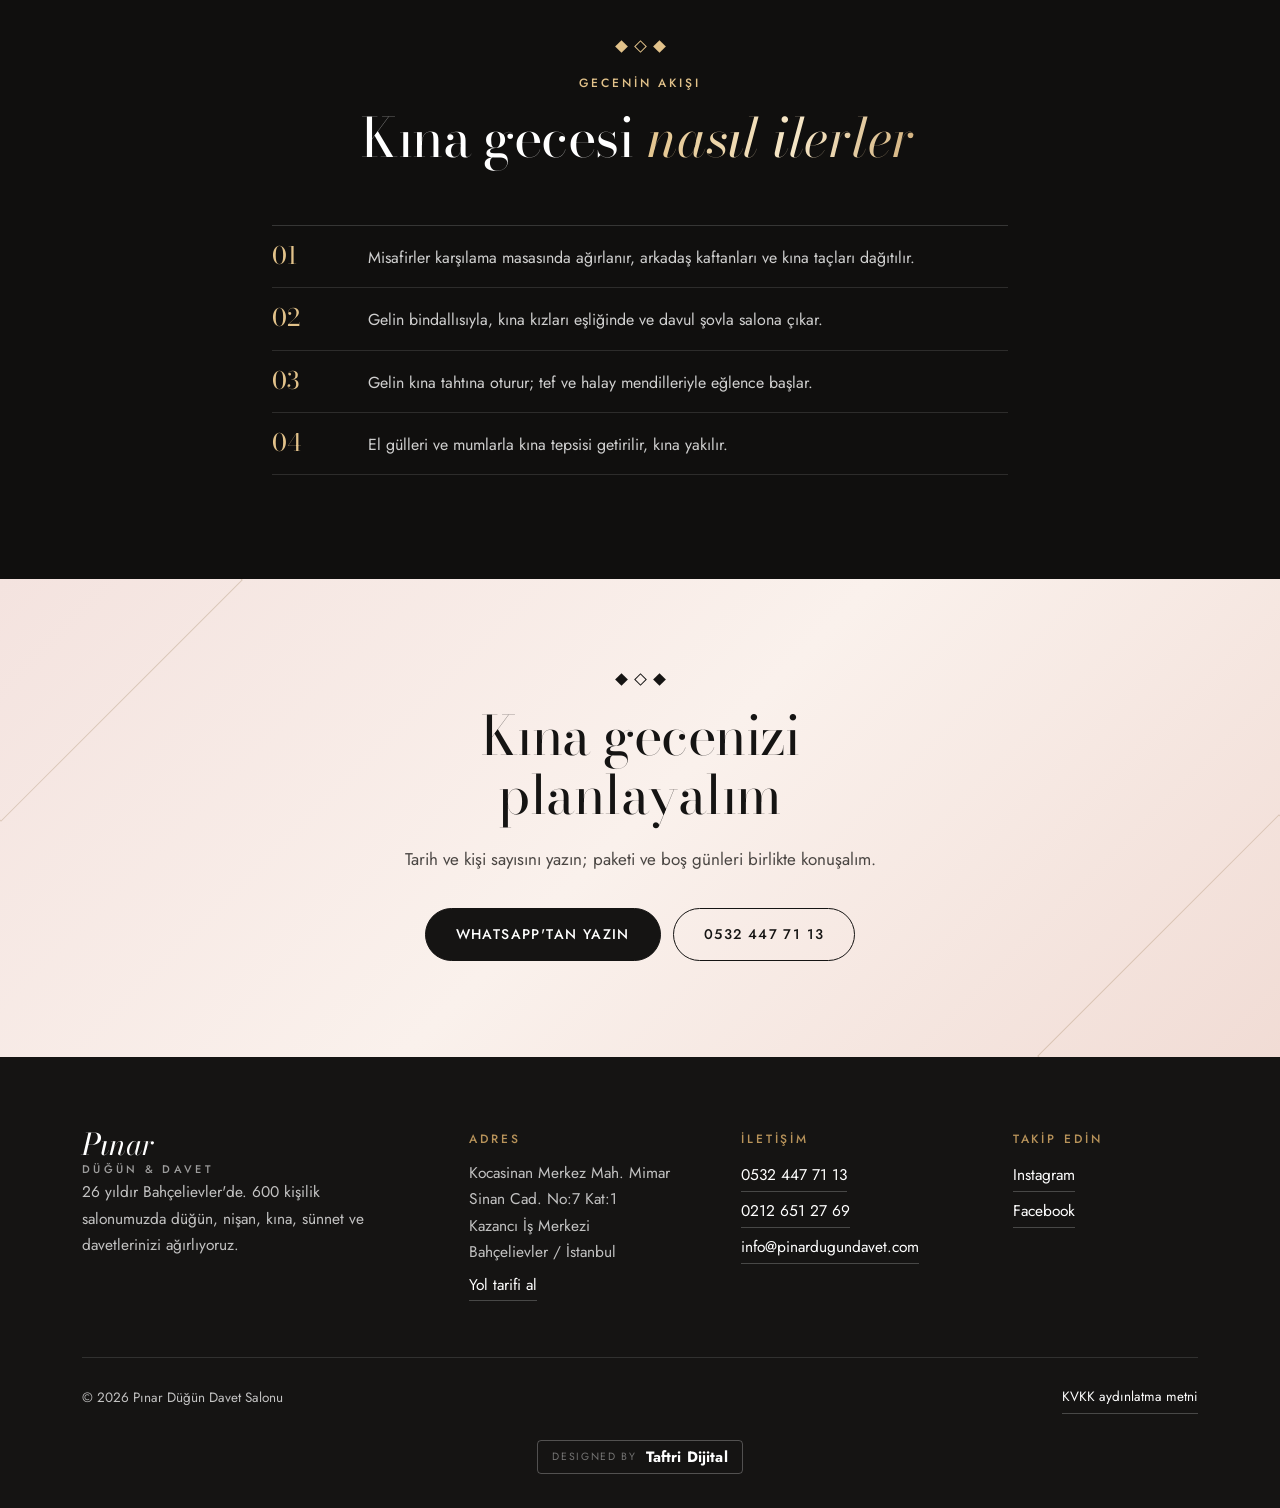
<file: kina-organizasyonu/index.html>
<!doctype html>
<html lang="tr">
<head>
<meta charset="utf-8">
<meta name="viewport" content="width=device-width, initial-scale=1">
<title>Kına Organizasyonu Bahçelievler | Pınar Düğün Salonu</title>
<meta name="description" content="Bahçelievler'de kına gecesi organizasyonu: kına tahtı, bindallı, kına kızları, davul şov ve müzik dahil 16 kalemlik hazır paket.">
<link rel="canonical" href="https://pinardugundavet.com/kina-organizasyonu/">
<meta name="theme-color" content="#FFFFFF">
<meta property="og:type" content="website">
<meta property="og:locale" content="tr_TR">
<meta property="og:site_name" content="Pınar Düğün &amp; Davet">
<meta property="og:url" content="https://pinardugundavet.com/kina-organizasyonu/">
<meta property="og:title" content="Kına Organizasyonu Bahçelievler | Pınar Düğün Salonu">
<meta property="og:description" content="Bahçelievler'de kına gecesi organizasyonu: kına tahtı, bindallı, kına kızları, davul şov ve müzik dahil 16 kalemlik hazır paket.">
<meta property="og:image" content="https://pinardugundavet.com/assets/img/og.jpg">
<meta property="og:image:width" content="1200">
<meta property="og:image:height" content="630">
<meta name="twitter:card" content="summary_large_image">
<meta name="twitter:image" content="https://pinardugundavet.com/assets/img/og.jpg">
<link rel="icon" href="/favicon.svg" type="image/svg+xml">
<link rel="preconnect" href="https://fonts.googleapis.com">
<link rel="preconnect" href="https://fonts.gstatic.com" crossorigin>
<link rel="stylesheet" href="https://fonts.googleapis.com/css2?family=Bodoni+Moda:ital,opsz,wght@0,6..96,400;0,6..96,500;1,6..96,400&family=Jost:wght@400;500&display=swap">
<link rel="preload" as="image" href="/assets/img/kina-tahti-900.webp" imagesrcset="/assets/img/kina-tahti-900.webp 900w, /assets/img/kina-tahti-1800.webp 1800w" imagesizes="100vw" fetchpriority="high">
<link rel="stylesheet" href="/assets/stil.css">
<script type="application/ld+json">{"@context":"https://schema.org","@type":"BreadcrumbList","itemListElement":[{"@type":"ListItem","position":1,"name":"Ana sayfa","item":"https://pinardugundavet.com/"},{"@type":"ListItem","position":2,"name":"Kına organizasyonu"}]}</script>
<script type="application/ld+json">{"@context":"https://schema.org","@type":"Service","name":"Kına gecesi organizasyonu","serviceType":"Kına organizasyonu","provider":{"@id":"https://pinardugundavet.com/#mekan"},"areaServed":"Bahçelievler, İstanbul","description":"16 kalemlik kına gecesi paketi: kına tahtı ve cibinliği, gelin bindallısı, kına kızları, davul şov ve müzik."}</script>
</head>
<body>
<a class="atla" href="#icerik">İçeriğe geç</a>
<header class="ust">
  <div class="sar ust__ic">
    <a class="logo" href="/" aria-label="Pınar Düğün &amp; Davet ana sayfa">
      <span class="logo__ad">Pınar</span>
      <span class="logo__alt">Düğün &amp; Davet</span>
    </a>
    <button class="menu-dugme" type="button" aria-expanded="false" aria-controls="ana-menu">
      <span class="menu-dugme__cizgi" aria-hidden="true"></span><span>Menü</span>
    </button>
    <nav class="ust__menu" id="ana-menu" aria-label="Ana menü"><a href="/">Ana sayfa</a><a href="/salon/">Salon</a><a href="/kina-organizasyonu/" aria-current="page">Kına</a><a href="/menuler/">Menüler</a><a href="/hizmetler/">Hizmetler</a><a href="/iletisim/">İletişim</a>
      <a class="ust__ara" href="tel:+905324477113">0532 447 71 13</a>
    </nav>
  </div>
</header>
<main id="icerik">


<section class="sk">
  <div class="sk__gorsel"><img src="/assets/img/kina-tahti-900.webp" srcset="/assets/img/kina-tahti-900.webp 900w, /assets/img/kina-tahti-1800.webp 1800w" sizes="100vw" alt="Kırmızı cibinlikli kına tahtı" loading="eager" decoding="async" fetchpriority="high"></div>
  <div class="sar sk__ic">
    <div class="giris giris--1"><nav aria-label="Neredesiniz"><ol class="kirinti"><li><a href="/">Ana sayfa</a></li><li aria-current="page">Kına organizasyonu</li></ol></nav></div>
    <div class="giris giris--1"><div class="baklava" aria-hidden="true"><i></i><i></i><i></i></div></div>
    <p class="ust-yazi giris giris--2">Kına organizasyonu</p>
    <h1 class="giris giris--2">Kına geceniz <em>hazır</em></h1>
    <p class="sk__metin giris giris--3">Kına tahtından bindallıya, davul şovdan müziğe kadar geceyi baştan sona biz planlıyoruz. Size yalnızca misafirlerinizi çağırmak kalıyor.</p>
  </div>
</section>
<div class="serit" aria-hidden="true"><div class="serit__iz"><div class="serit__grup"><span>Düğün</span><i></i><span>Nişan</span><i></i><span>Kına</span><i></i><span>Sünnet</span><i></i><span>Söz</span><i></i><span>Davet</span><i></i><span>Kokteyl</span><i></i><span>Nikâh</span><i></i></div><div class="serit__grup"><span>Düğün</span><i></i><span>Nişan</span><i></i><span>Kına</span><i></i><span>Sünnet</span><i></i><span>Söz</span><i></i><span>Davet</span><i></i><span>Kokteyl</span><i></i><span>Nikâh</span><i></i></div></div></div>
<section class="bolum">
  <div class="sar belir vitrin">
    <div class="vitrin__gorseller"><img src="/assets/img/kina-tahti-900.webp" srcset="/assets/img/kina-tahti-900.webp 900w, /assets/img/kina-tahti-1800.webp 1800w" sizes="(max-width: 920px) 60vw, 30vw" alt="Kırmızı cibinlikli kına tahtı" loading="lazy" decoding="async"><img src="/assets/img/davul-900.webp" srcset="/assets/img/davul-900.webp 900w, /assets/img/davul-1800.webp 1800w" sizes="(max-width: 920px) 40vw, 20vw" alt="Kına gecesi davulu" loading="lazy" decoding="async"><img src="/assets/img/kina-koltuk-900.webp" srcset="/assets/img/kina-koltuk-900.webp 900w, /assets/img/kina-koltuk-1800.webp 1800w" sizes="(max-width: 920px) 40vw, 20vw" alt="Kına gecesi gelin koltuğu" loading="lazy" decoding="async"></div>
    <div>
      <div class="baklava baklava--sol" aria-hidden="true"><i></i><i></i><i></i></div>
      <p class="ust-yazi">Paketin içinde</p>
      <h2>16 kalem, <em>tek plan</em></h2>
      <ul class="liste liste--iki"><li>Kına tahtı ve cibinliği</li><li>Gelin bindallısı</li><li>2 kına kızı</li><li>Gelin çıkarma ve davul şov</li><li>Karşılama masası</li><li>5 adet arkadaş kaftanı</li><li>2 adet konfeti</li><li>Halay mendilleri</li><li>5 adet tef</li><li>Yüz örtüsü ve eldivenleri</li><li>Damat kostümü</li><li>12 adet el gülü ve el mumu</li><li>Kına tepsisi ve sepeti</li><li>5 adet kına tacı</li><li>Laptop ve geniş müzik arşivi</li><li>Kına gecesi organizasyonu ve planlama</li></ul>
    </div>
  </div>
</section>
<section class="bolum bolum--gece">
  <div class="sar sar--dar">
    <header class="bolum__ust belir">
      <div class="baklava" aria-hidden="true"><i></i><i></i><i></i></div>
      <p class="ust-yazi">Gecenin akışı</p>
      <h2>Kına gecesi <em>nasıl ilerler</em></h2>
      
    </header>
    <ul class="zaman belir">
      <li><b>01</b><span>Misafirler karşılama masasında ağırlanır, arkadaş kaftanları ve kına taçları dağıtılır.</span></li>
      <li><b>02</b><span>Gelin bindallısıyla, kına kızları eşliğinde ve davul şovla salona çıkar.</span></li>
      <li><b>03</b><span>Gelin kına tahtına oturur; tef ve halay mendilleriyle eğlence başlar.</span></li>
      <li><b>04</b><span>El gülleri ve mumlarla kına tepsisi getirilir, kına yakılır.</span></li>
    </ul>
  </div>
</section>

<section class="cta">
  <div class="sar cta__ic">
    <div class="baklava" aria-hidden="true"><i></i><i></i><i></i></div>
    <h2>Kına gecenizi planlayalım</h2>
    <p>Tarih ve kişi sayısını yazın; paketi ve boş günleri birlikte konuşalım.</p>
    <div class="eylem eylem--orta">
      <a class="btn" href="https://wa.me/905324477113?text=Merhaba%2C%20salonunuz%20hakk%C4%B1nda%20bilgi%20almak%20istiyorum." target="_blank" rel="noopener">WhatsApp'tan yazın</a>
      <a class="btn btn--cizgi" href="tel:+905324477113">0532 447 71 13</a>
    </div>
  </div>
</section>
</main>
<footer class="alt">
  <div class="sar">
    <div class="alt__izgara">
      <div>
        <p class="logo logo--alt"><span class="logo__ad">Pınar</span><span class="logo__alt">Düğün &amp; Davet</span></p>
        <p class="alt__metin">26 yıldır Bahçelievler'de. 600 kişilik salonumuzda düğün,
          nişan, kına, sünnet ve davetlerinizi ağırlıyoruz.</p>
      </div>
      <div>
        <p class="alt__baslik">Adres</p>
        <p>Kocasinan Merkez Mah. Mimar Sinan Cad. No:7 Kat:1<br>Kazancı İş Merkezi<br>Bahçelievler / İstanbul</p>
        <p><a href="https://www.google.com/maps/search/?api=1&query=P%C4%B1nar+D%C3%BC%C4%9F%C3%BCn+Davet+Salonu+Kocasinan+Bah%C3%A7elievler" target="_blank" rel="noopener">Yol tarifi al</a></p>
      </div>
      <div>
        <p class="alt__baslik">İletişim</p>
        <p><a href="tel:+905324477113">0532 447 71 13</a></p>
        <p><a href="tel:+902126512769">0212 651 27 69</a></p>
        <p><a href="mailto:info@pinardugundavet.com">info@pinardugundavet.com</a></p>
      </div>
      <div>
        <p class="alt__baslik">Takip edin</p>
        <p><a href="https://www.instagram.com/pinardugundavet/" target="_blank" rel="noopener">Instagram</a></p>
        <p><a href="https://www.facebook.com/pinardugundavetsalonu/" target="_blank" rel="noopener">Facebook</a></p>
      </div>
    </div>
    <div class="alt__satir">
      <span>&copy; <span id="yil">2026</span> Pınar Düğün Davet Salonu</span>
      <a href="/kvkk/">KVKK aydınlatma metni</a>
    </div>
    <div class="taftri-credit"><span class="taftri-credit__rozet"><span class="taftri-credit__etiket">DESIGNED BY</span><a href="https://taftri.com/" target="_blank" rel="noopener">Taftri Dijital</a></span></div>
  </div>
</footer>
<a class="wp" href="https://wa.me/905324477113?text=Merhaba%2C%20salonunuz%20hakk%C4%B1nda%20bilgi%20almak%20istiyorum." target="_blank" rel="noopener" aria-label="WhatsApp'tan yazın">
  <svg viewBox="0 0 24 24" aria-hidden="true"><path fill="currentColor" d="M12 2.2a9.8 9.8 0 0 0-8.4 14.9L2.3 21.8l4.8-1.3A9.8 9.8 0 1 0 12 2.2Zm0 17.8a8 8 0 0 1-4.1-1.1l-.3-.2-2.9.8.8-2.8-.2-.3A8 8 0 1 1 12 20Zm4.4-6c-.2-.1-1.4-.7-1.7-.8-.2-.1-.4-.1-.5.1l-.8.9c-.1.2-.3.2-.5.1a6.6 6.6 0 0 1-3.3-2.9c-.2-.4.2-.4.7-1.3.1-.2 0-.3 0-.4l-.8-1.8c-.2-.5-.4-.4-.5-.4h-.5a.9.9 0 0 0-.7.3 2.8 2.8 0 0 0-.9 2.1 4.9 4.9 0 0 0 1 2.6 11.2 11.2 0 0 0 4.3 3.8c1.6.7 2.2.7 3 .6a2.6 2.6 0 0 0 1.7-1.2 2.1 2.1 0 0 0 .1-1.2c0-.1-.2-.2-.4-.3Z"/></svg>
  <span>WhatsApp</span>
</a>
<script src="/assets/site.js" defer></script>
</body>
</html>
</file>
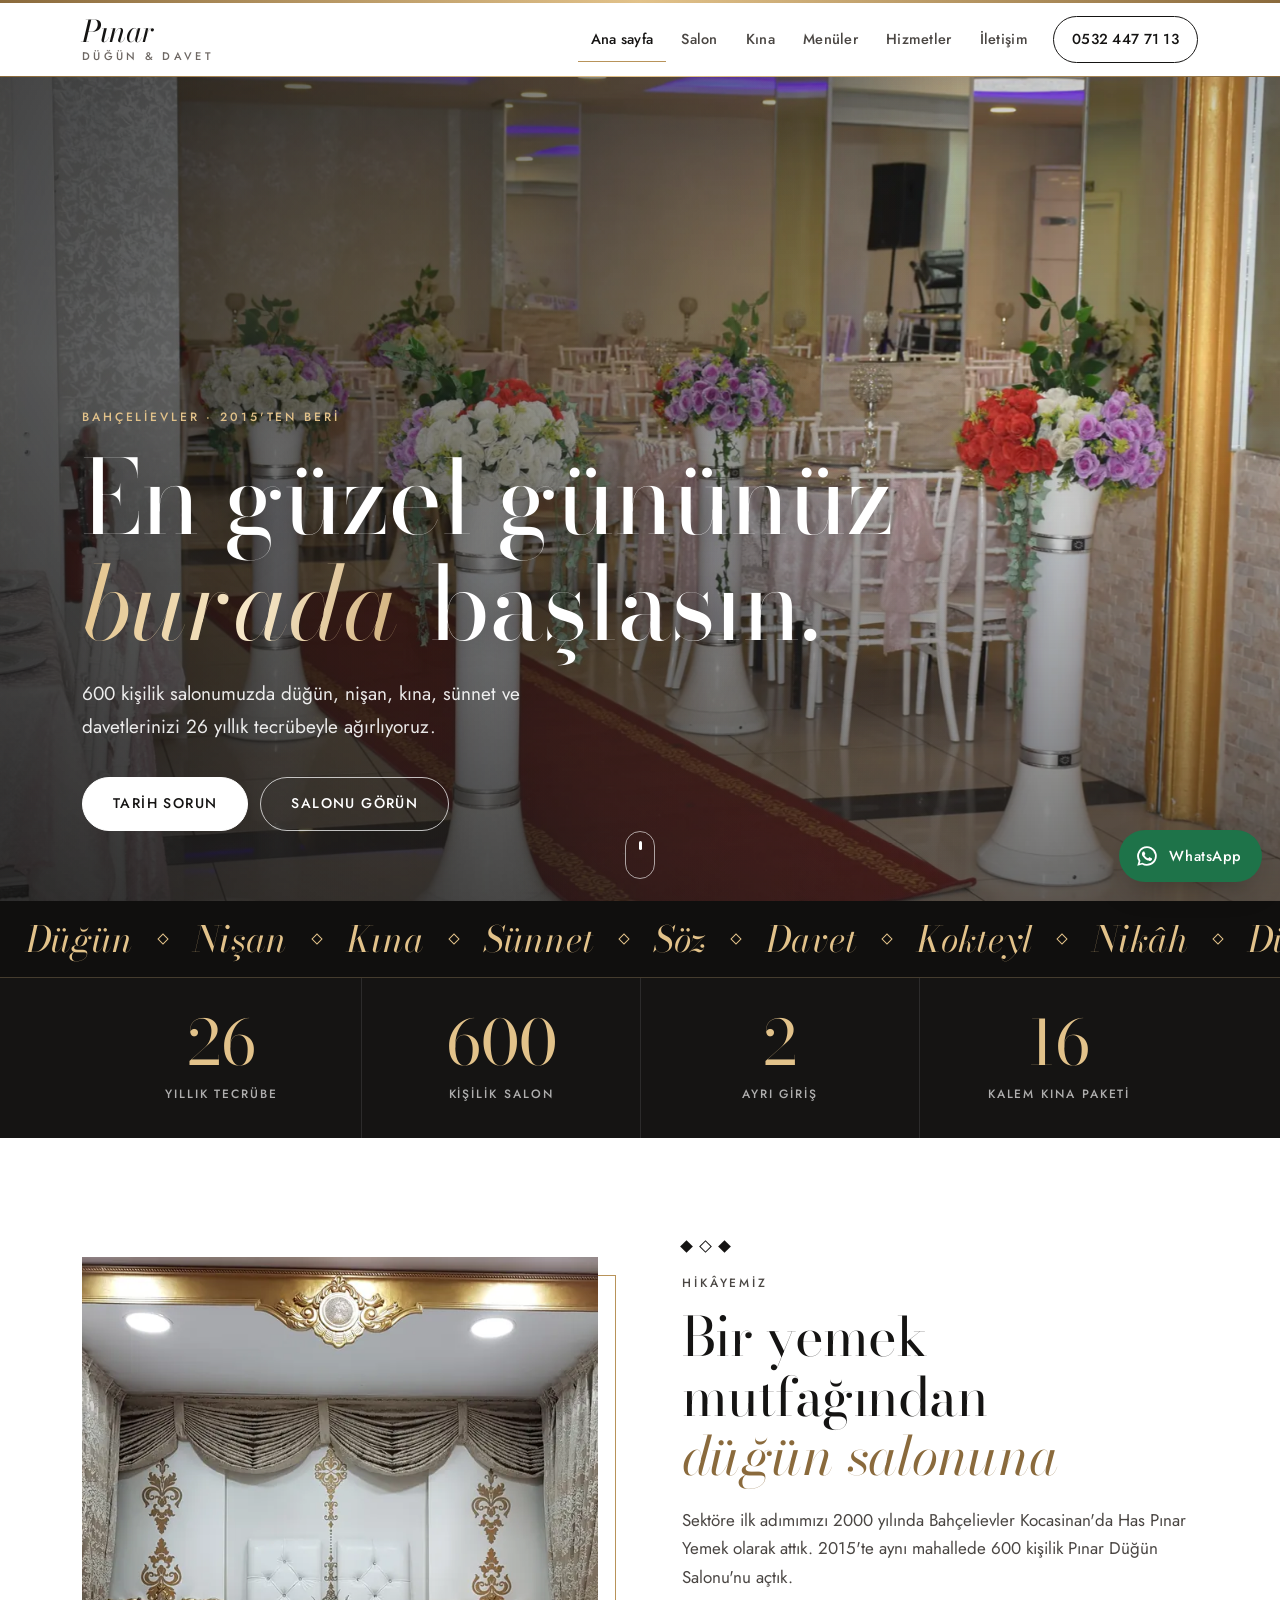
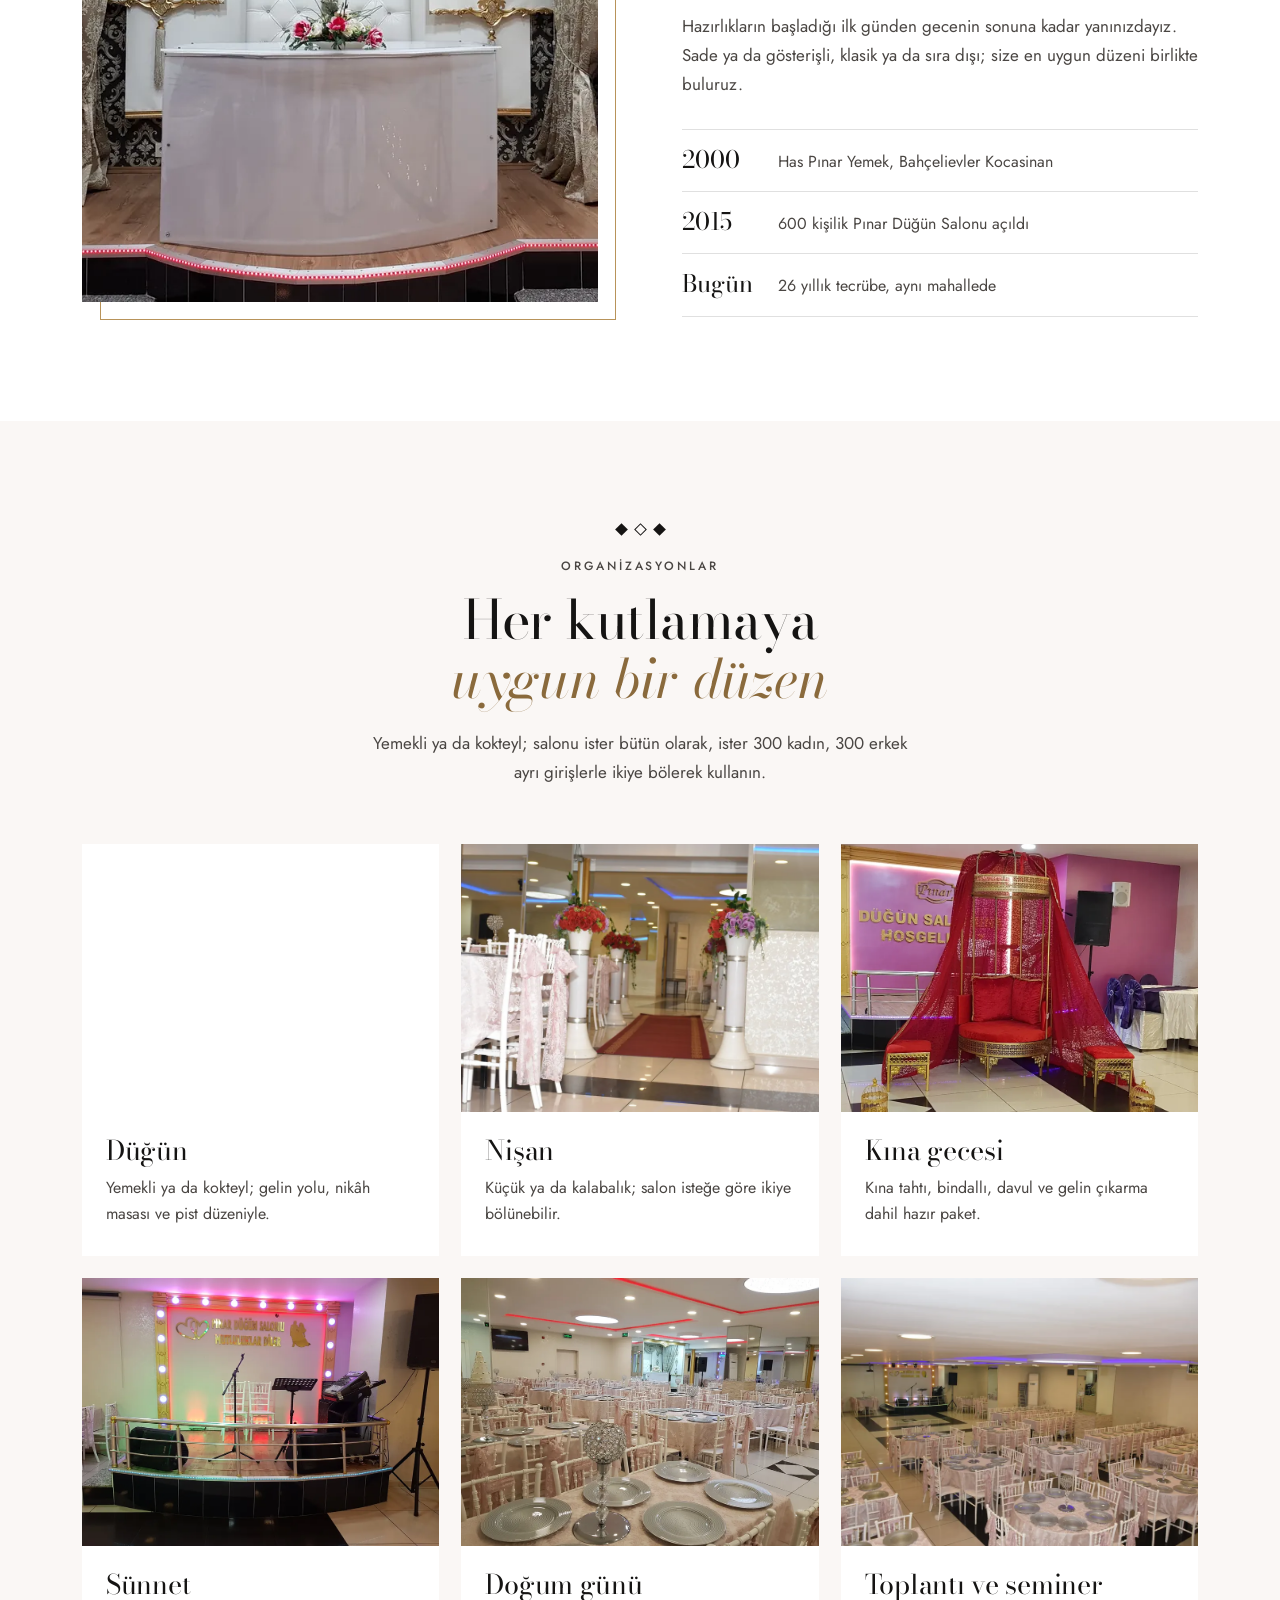
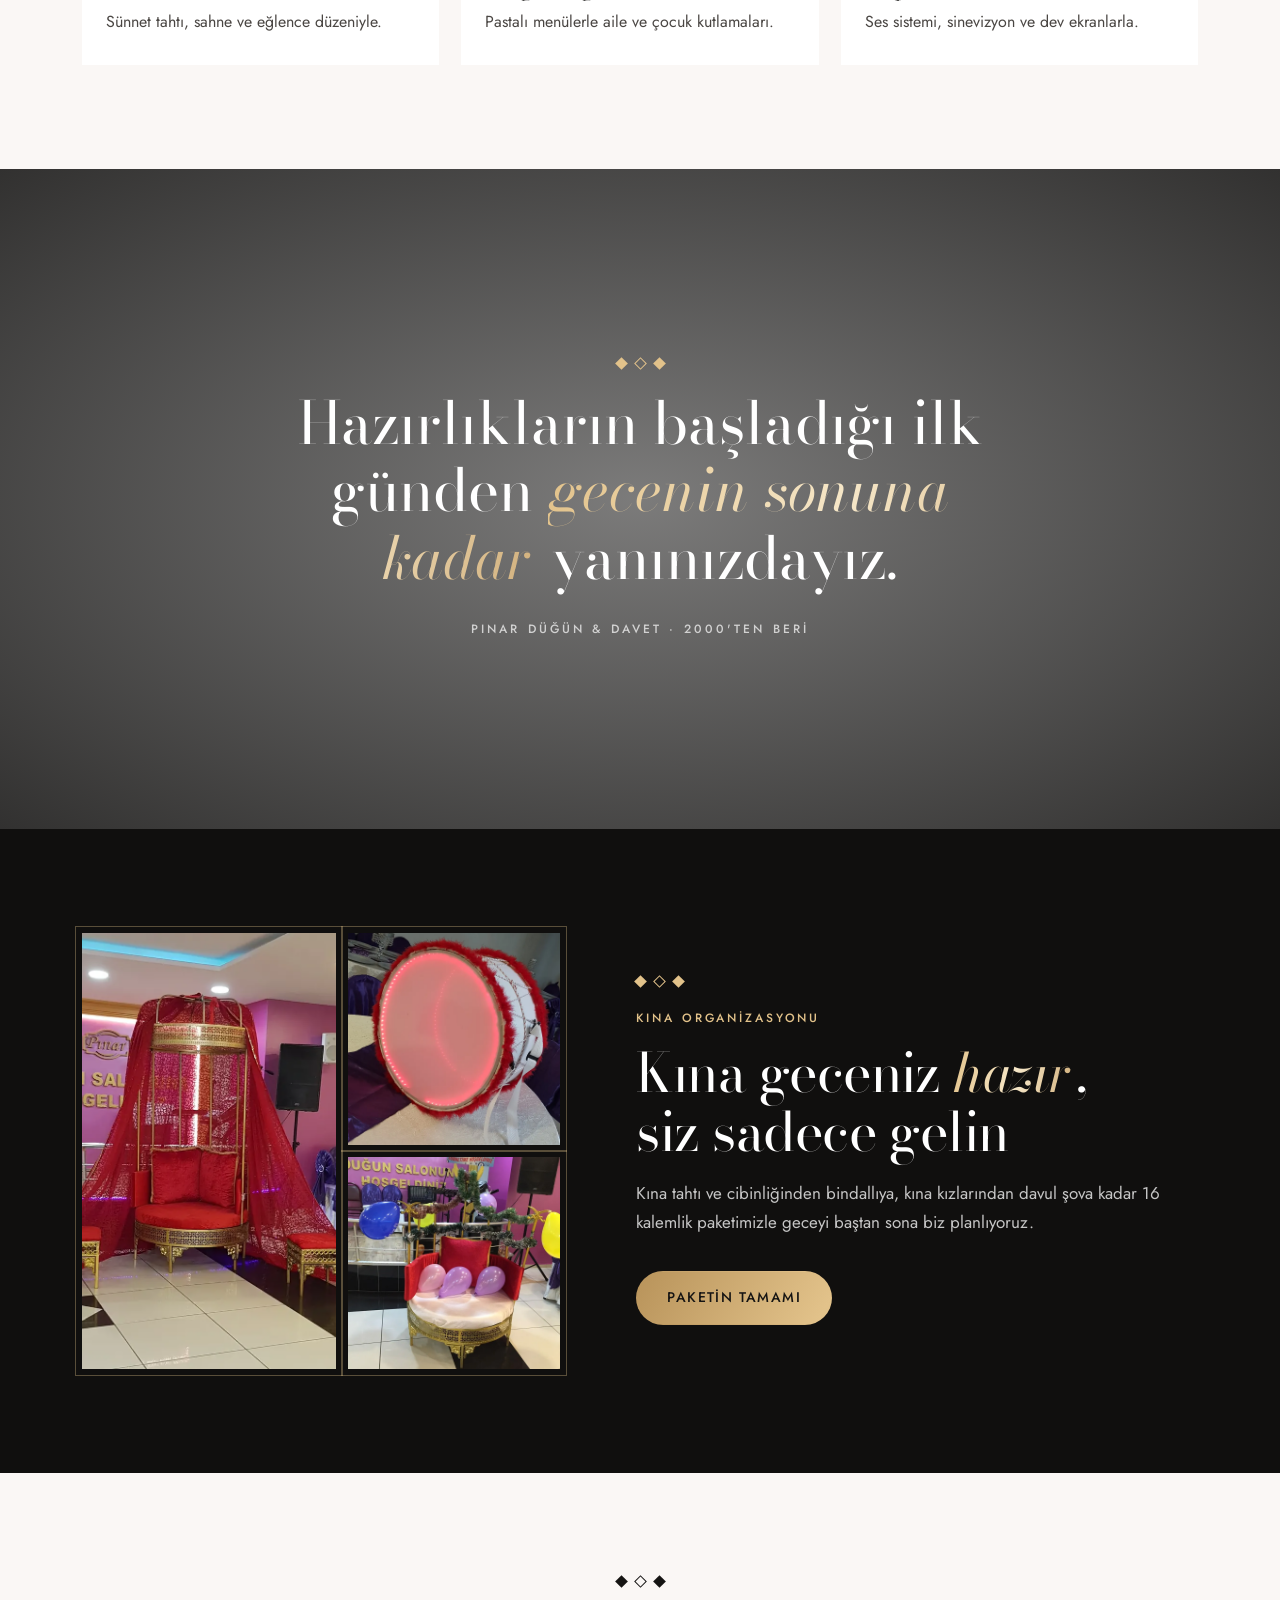
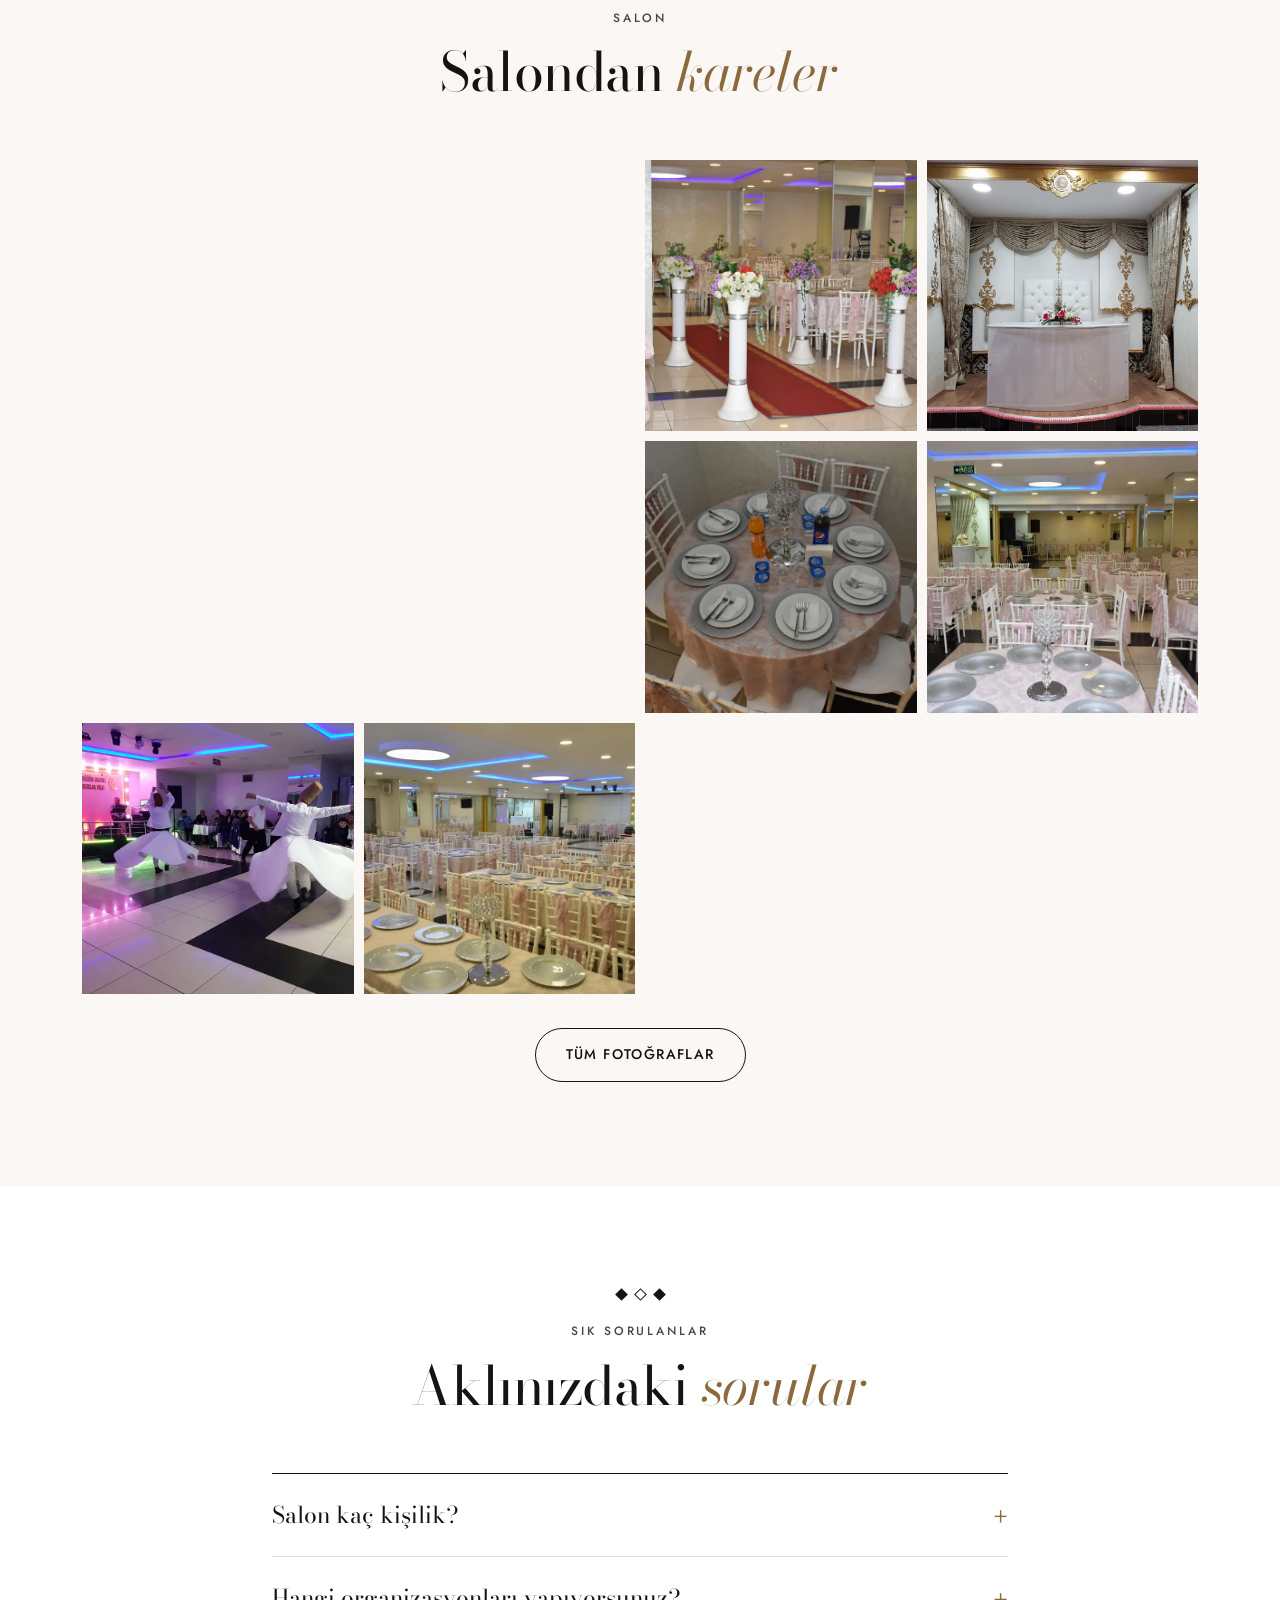
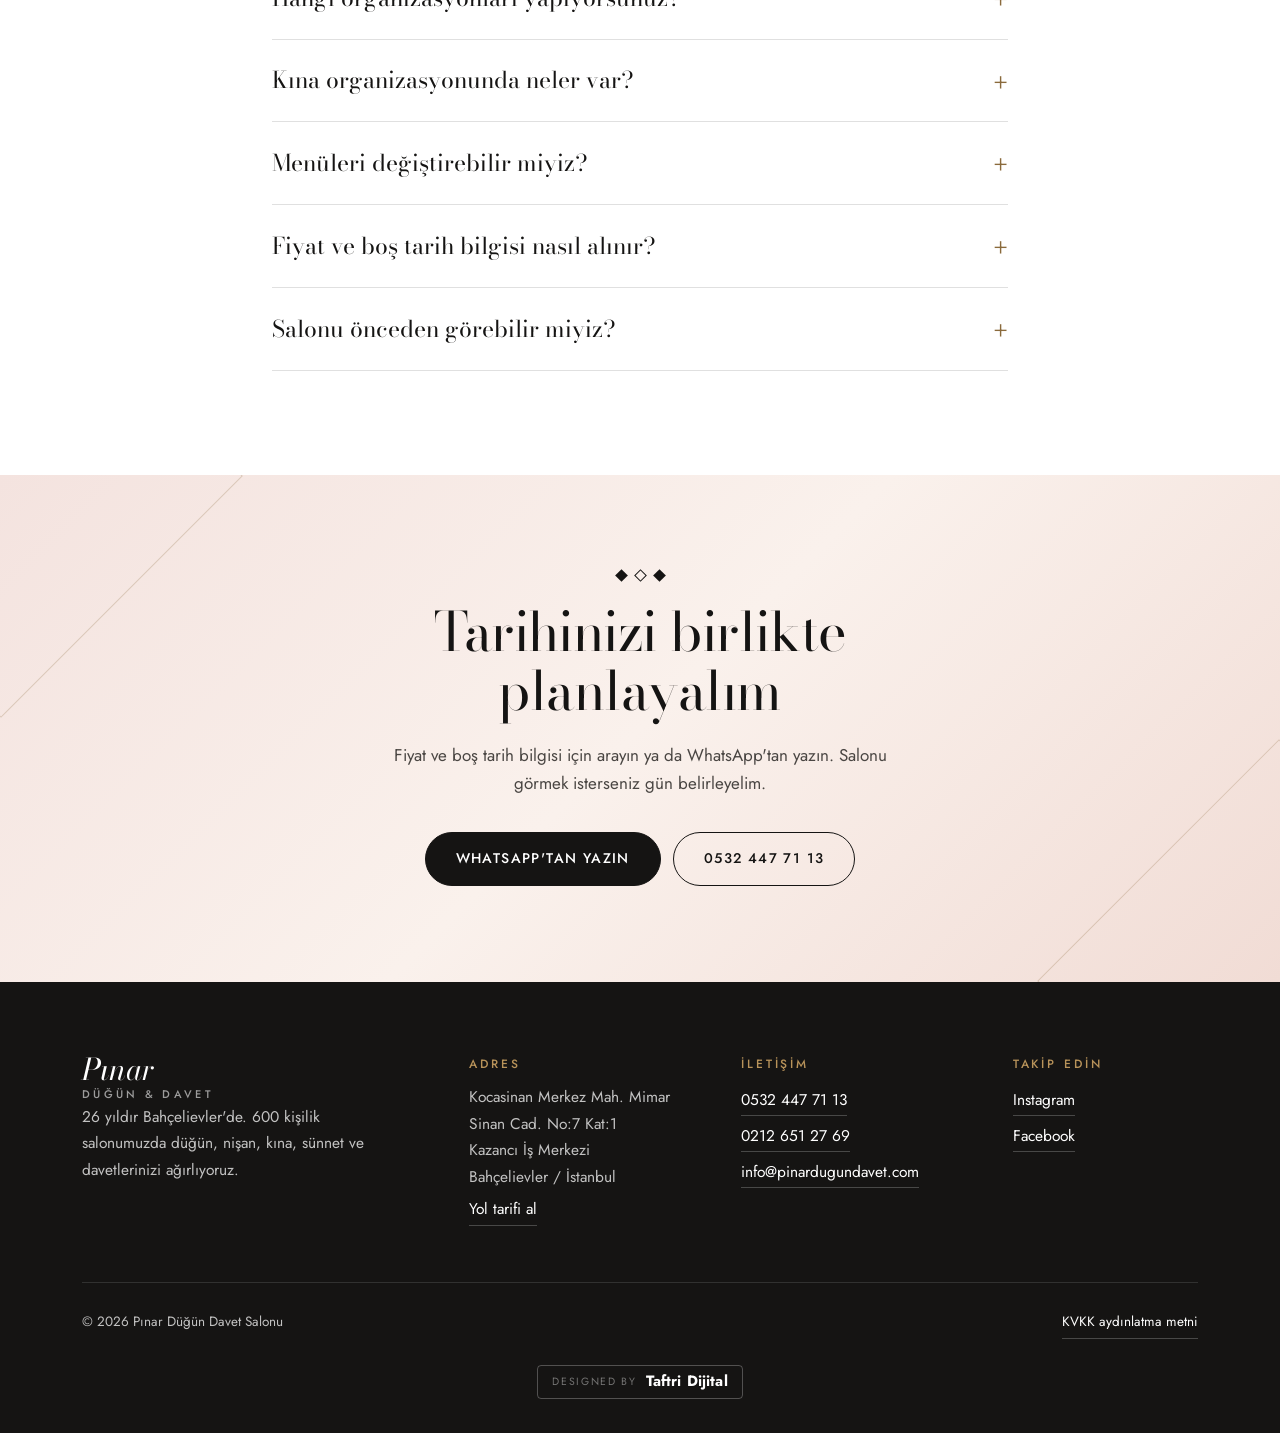
<file: kurumsal/index.html>
<!doctype html>
<html lang="tr">
<head>
<meta charset="utf-8">
<meta name="viewport" content="width=device-width, initial-scale=1">
<title>Sayfa taşındı | Pınar Düğün Salonu</title>
<meta name="robots" content="noindex, follow">
<link rel="canonical" href="https://pinardugundavet.com/">
<meta http-equiv="refresh" content="0; url=/">
<style>body{margin:0;min-height:100vh;display:grid;place-items:center;font:17px/1.6 system-ui,sans-serif;color:#151413;background:#fff;padding:24px;text-align:center}a{color:#8A6A3C}</style>
</head>
<body>
<p>Bu sayfa taşındı. <a href="/">Yeni sayfaya gidin</a>.</p>
<script>location.replace('/');</script>
</body>
</html>
</file>
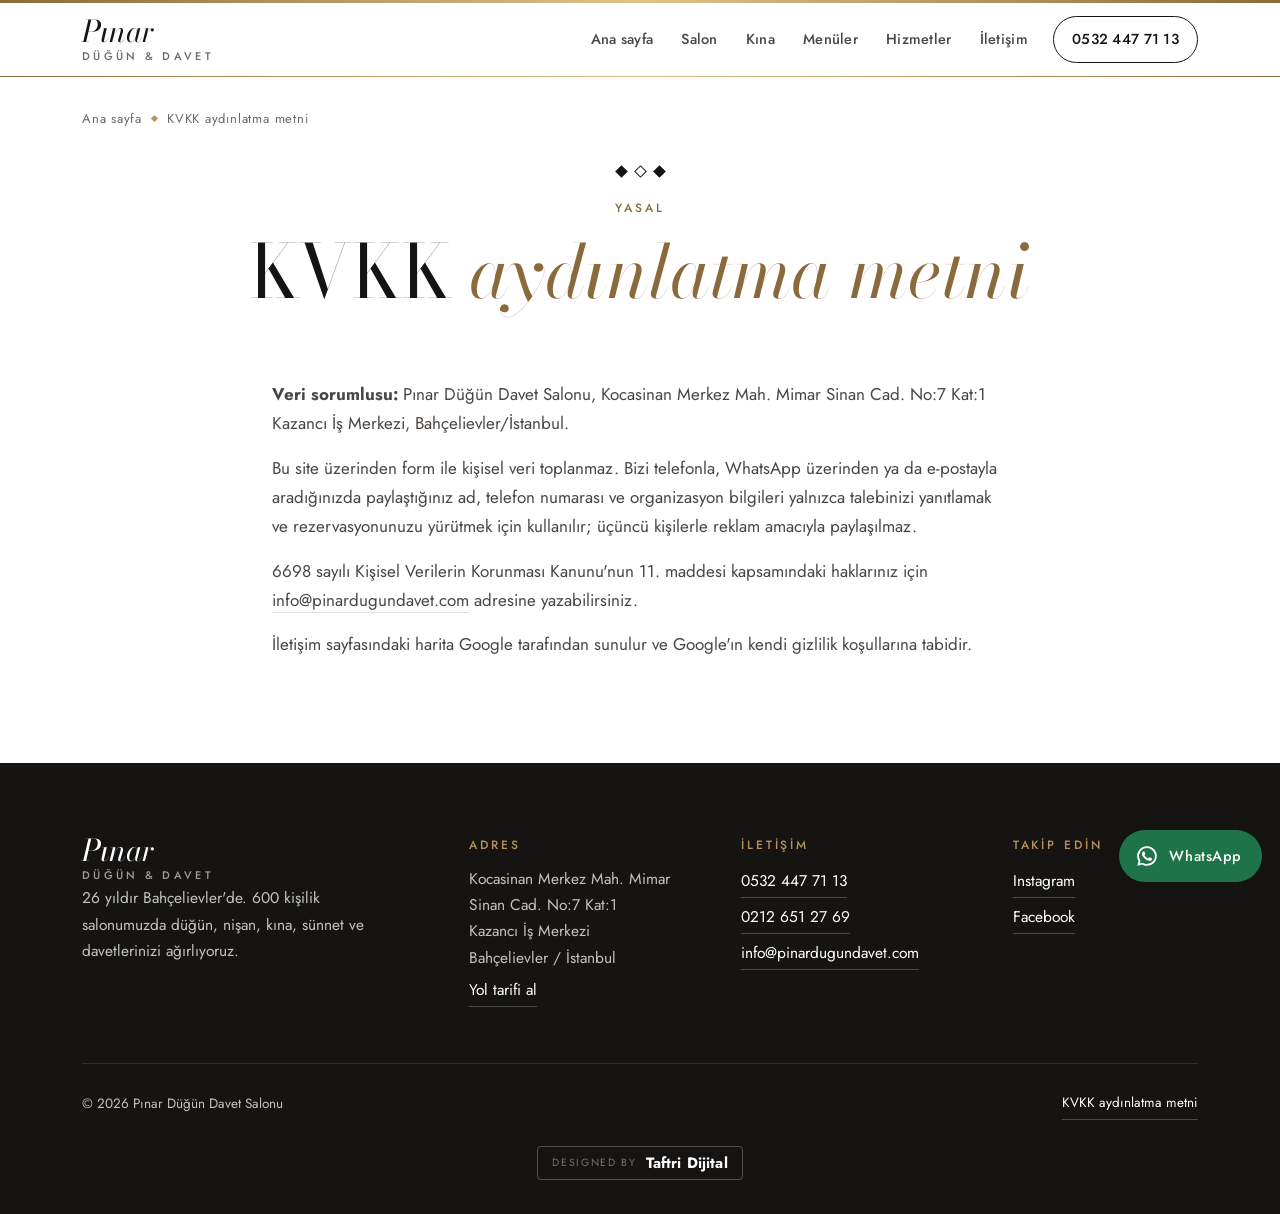
<file: kvkk/index.html>
<!doctype html>
<html lang="tr">
<head>
<meta charset="utf-8">
<meta name="viewport" content="width=device-width, initial-scale=1">
<title>KVKK Aydınlatma Metni | Pınar Düğün Salonu</title>
<meta name="description" content="Pınar Düğün Salonu kişisel verilerin korunması aydınlatma metni.">
<link rel="canonical" href="https://pinardugundavet.com/kvkk/">
<meta name="theme-color" content="#FFFFFF">
<meta property="og:type" content="website">
<meta property="og:locale" content="tr_TR">
<meta property="og:site_name" content="Pınar Düğün &amp; Davet">
<meta property="og:url" content="https://pinardugundavet.com/kvkk/">
<meta property="og:title" content="KVKK Aydınlatma Metni | Pınar Düğün Salonu">
<meta property="og:description" content="Pınar Düğün Salonu kişisel verilerin korunması aydınlatma metni.">
<meta property="og:image" content="https://pinardugundavet.com/assets/img/og.jpg">
<meta property="og:image:width" content="1200">
<meta property="og:image:height" content="630">
<meta name="twitter:card" content="summary_large_image">
<meta name="twitter:image" content="https://pinardugundavet.com/assets/img/og.jpg">
<link rel="icon" href="/favicon.svg" type="image/svg+xml">
<link rel="preconnect" href="https://fonts.googleapis.com">
<link rel="preconnect" href="https://fonts.gstatic.com" crossorigin>
<link rel="stylesheet" href="https://fonts.googleapis.com/css2?family=Bodoni+Moda:ital,opsz,wght@0,6..96,400;0,6..96,500;1,6..96,400&family=Jost:wght@400;500&display=swap">
<link rel="stylesheet" href="/assets/stil.css">
<script type="application/ld+json">{"@context":"https://schema.org","@type":"BreadcrumbList","itemListElement":[{"@type":"ListItem","position":1,"name":"Ana sayfa","item":"https://pinardugundavet.com/"},{"@type":"ListItem","position":2,"name":"KVKK aydınlatma metni"}]}</script>
</head>
<body>
<a class="atla" href="#icerik">İçeriğe geç</a>
<header class="ust">
  <div class="sar ust__ic">
    <a class="logo" href="/" aria-label="Pınar Düğün &amp; Davet ana sayfa">
      <span class="logo__ad">Pınar</span>
      <span class="logo__alt">Düğün &amp; Davet</span>
    </a>
    <button class="menu-dugme" type="button" aria-expanded="false" aria-controls="ana-menu">
      <span class="menu-dugme__cizgi" aria-hidden="true"></span><span>Menü</span>
    </button>
    <nav class="ust__menu" id="ana-menu" aria-label="Ana menü"><a href="/">Ana sayfa</a><a href="/salon/">Salon</a><a href="/kina-organizasyonu/">Kına</a><a href="/menuler/">Menüler</a><a href="/hizmetler/">Hizmetler</a><a href="/iletisim/">İletişim</a>
      <a class="ust__ara" href="tel:+905324477113">0532 447 71 13</a>
    </nav>
  </div>
</header>
<main id="icerik">

<div class="sar"><nav aria-label="Neredesiniz"><ol class="kirinti"><li><a href="/">Ana sayfa</a></li><li aria-current="page">KVKK aydınlatma metni</li></ol></nav></div>

<div class="sar">
  <header class="ic-baslik">
    <div class="baklava" aria-hidden="true"><i></i><i></i><i></i></div>
    <p class="ust-yazi">Yasal</p>
    <h1>KVKK <em>aydınlatma metni</em></h1>
    
  </header>
</div>
<section class="bolum bolum--ust-yok">
  <div class="sar sar--dar yasal">
    <p><b>Veri sorumlusu:</b> Pınar Düğün Davet Salonu, Kocasinan Merkez Mah. Mimar Sinan Cad. No:7 Kat:1 Kazancı İş Merkezi, Bahçelievler/İstanbul.</p>
    <p>Bu site üzerinden form ile kişisel veri toplanmaz. Bizi telefonla, WhatsApp üzerinden
      ya da e-postayla aradığınızda paylaştığınız ad, telefon numarası ve organizasyon
      bilgileri yalnızca talebinizi yanıtlamak ve rezervasyonunuzu yürütmek için kullanılır;
      üçüncü kişilerle reklam amacıyla paylaşılmaz.</p>
    <p>6698 sayılı Kişisel Verilerin Korunması Kanunu'nun 11. maddesi kapsamındaki
      haklarınız için <a href="mailto:info@pinardugundavet.com">info@pinardugundavet.com</a> adresine yazabilirsiniz.</p>
    <p>İletişim sayfasındaki harita Google tarafından sunulur ve Google'ın kendi gizlilik
      koşullarına tabidir.</p>
  </div>
</section>
</main>
<footer class="alt">
  <div class="sar">
    <div class="alt__izgara">
      <div>
        <p class="logo logo--alt"><span class="logo__ad">Pınar</span><span class="logo__alt">Düğün &amp; Davet</span></p>
        <p class="alt__metin">26 yıldır Bahçelievler'de. 600 kişilik salonumuzda düğün,
          nişan, kına, sünnet ve davetlerinizi ağırlıyoruz.</p>
      </div>
      <div>
        <p class="alt__baslik">Adres</p>
        <p>Kocasinan Merkez Mah. Mimar Sinan Cad. No:7 Kat:1<br>Kazancı İş Merkezi<br>Bahçelievler / İstanbul</p>
        <p><a href="https://www.google.com/maps/search/?api=1&query=P%C4%B1nar+D%C3%BC%C4%9F%C3%BCn+Davet+Salonu+Kocasinan+Bah%C3%A7elievler" target="_blank" rel="noopener">Yol tarifi al</a></p>
      </div>
      <div>
        <p class="alt__baslik">İletişim</p>
        <p><a href="tel:+905324477113">0532 447 71 13</a></p>
        <p><a href="tel:+902126512769">0212 651 27 69</a></p>
        <p><a href="mailto:info@pinardugundavet.com">info@pinardugundavet.com</a></p>
      </div>
      <div>
        <p class="alt__baslik">Takip edin</p>
        <p><a href="https://www.instagram.com/pinardugundavet/" target="_blank" rel="noopener">Instagram</a></p>
        <p><a href="https://www.facebook.com/pinardugundavetsalonu/" target="_blank" rel="noopener">Facebook</a></p>
      </div>
    </div>
    <div class="alt__satir">
      <span>&copy; <span id="yil">2026</span> Pınar Düğün Davet Salonu</span>
      <a href="/kvkk/">KVKK aydınlatma metni</a>
    </div>
    <div class="taftri-credit"><span class="taftri-credit__rozet"><span class="taftri-credit__etiket">DESIGNED BY</span><a href="https://taftri.com/" target="_blank" rel="noopener">Taftri Dijital</a></span></div>
  </div>
</footer>
<a class="wp" href="https://wa.me/905324477113?text=Merhaba%2C%20salonunuz%20hakk%C4%B1nda%20bilgi%20almak%20istiyorum." target="_blank" rel="noopener" aria-label="WhatsApp'tan yazın">
  <svg viewBox="0 0 24 24" aria-hidden="true"><path fill="currentColor" d="M12 2.2a9.8 9.8 0 0 0-8.4 14.9L2.3 21.8l4.8-1.3A9.8 9.8 0 1 0 12 2.2Zm0 17.8a8 8 0 0 1-4.1-1.1l-.3-.2-2.9.8.8-2.8-.2-.3A8 8 0 1 1 12 20Zm4.4-6c-.2-.1-1.4-.7-1.7-.8-.2-.1-.4-.1-.5.1l-.8.9c-.1.2-.3.2-.5.1a6.6 6.6 0 0 1-3.3-2.9c-.2-.4.2-.4.7-1.3.1-.2 0-.3 0-.4l-.8-1.8c-.2-.5-.4-.4-.5-.4h-.5a.9.9 0 0 0-.7.3 2.8 2.8 0 0 0-.9 2.1 4.9 4.9 0 0 0 1 2.6 11.2 11.2 0 0 0 4.3 3.8c1.6.7 2.2.7 3 .6a2.6 2.6 0 0 0 1.7-1.2 2.1 2.1 0 0 0 .1-1.2c0-.1-.2-.2-.4-.3Z"/></svg>
  <span>WhatsApp</span>
</a>
<script src="/assets/site.js" defer></script>
</body>
</html>
</file>
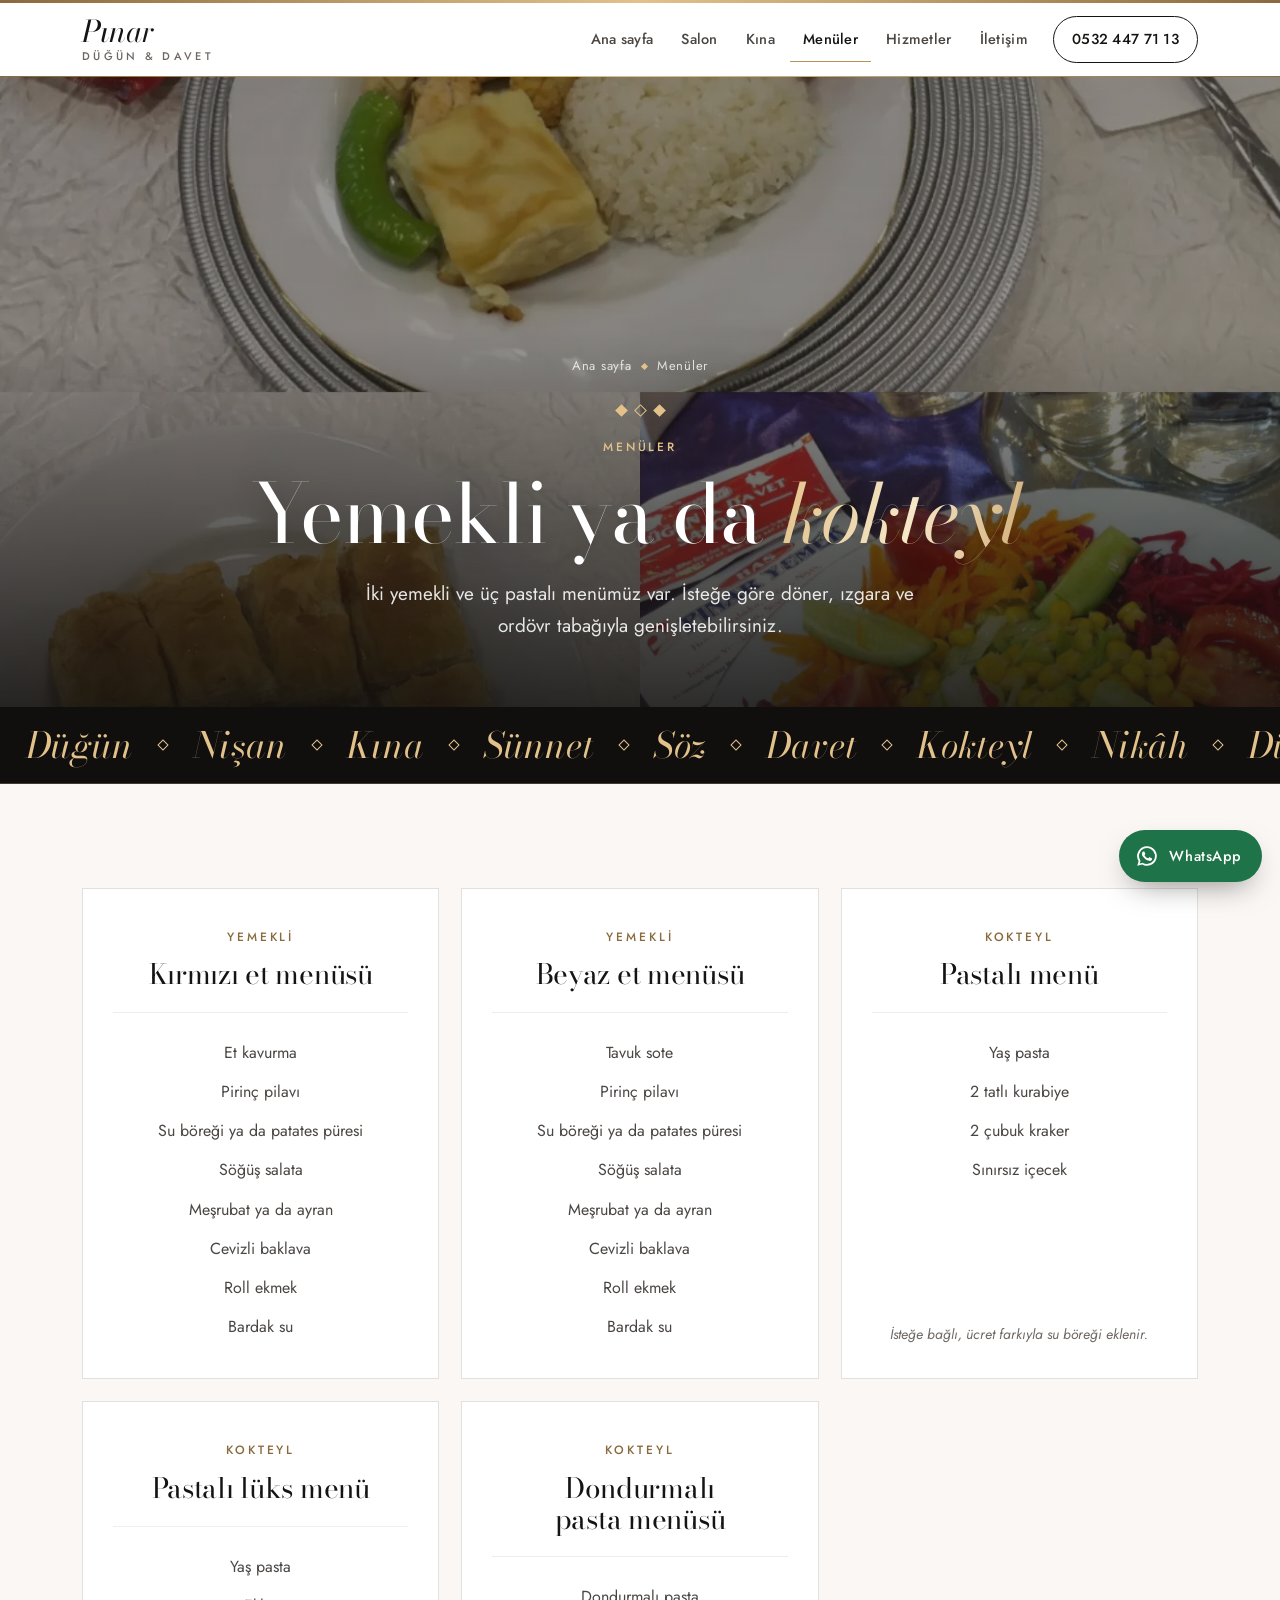
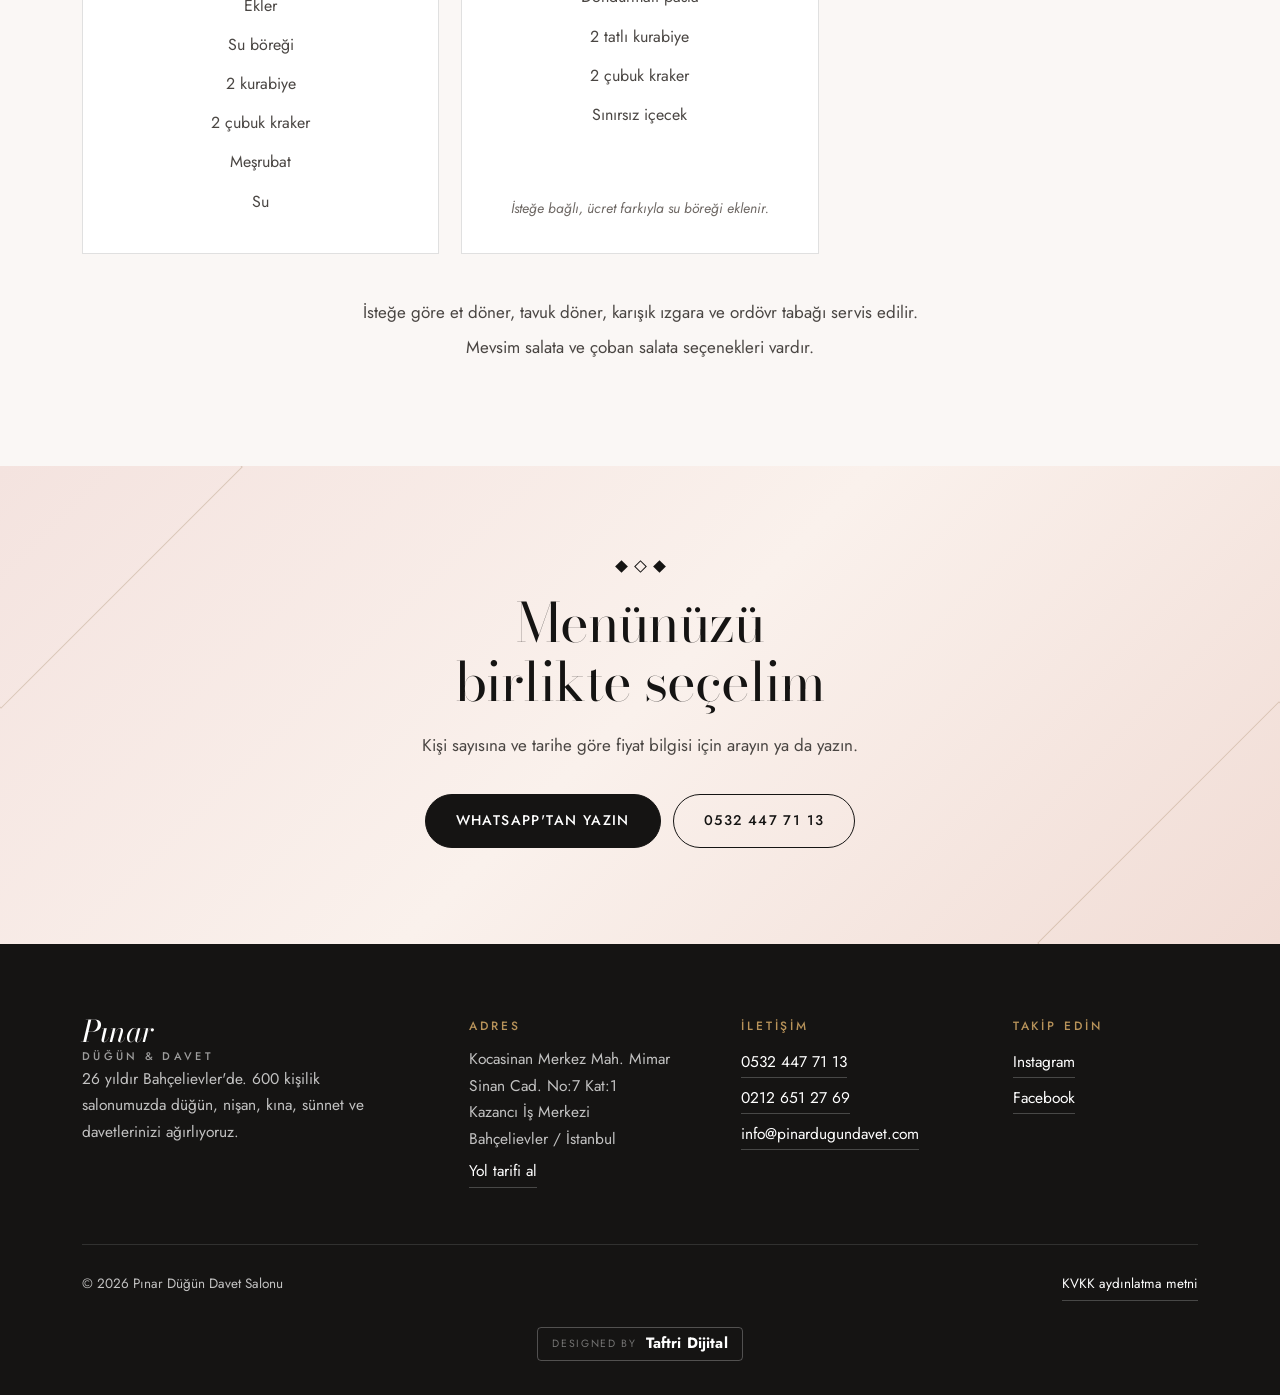
<file: menuler/index.html>
<!doctype html>
<html lang="tr">
<head>
<meta charset="utf-8">
<meta name="viewport" content="width=device-width, initial-scale=1">
<title>Düğün Menüleri | Pınar Düğün Salonu Bahçelievler</title>
<meta name="description" content="Pınar Düğün Salonu menüleri: kırmızı et ve beyaz et yemekli menüler, pastalı ve dondurmalı pasta kokteyl menüleri. Bahçelievler.">
<link rel="canonical" href="https://pinardugundavet.com/menuler/">
<meta name="theme-color" content="#FFFFFF">
<meta property="og:type" content="website">
<meta property="og:locale" content="tr_TR">
<meta property="og:site_name" content="Pınar Düğün &amp; Davet">
<meta property="og:url" content="https://pinardugundavet.com/menuler/">
<meta property="og:title" content="Düğün Menüleri | Pınar Düğün Salonu Bahçelievler">
<meta property="og:description" content="Pınar Düğün Salonu menüleri: kırmızı et ve beyaz et yemekli menüler, pastalı ve dondurmalı pasta kokteyl menüleri. Bahçelievler.">
<meta property="og:image" content="https://pinardugundavet.com/assets/img/og.jpg">
<meta property="og:image:width" content="1200">
<meta property="og:image:height" content="630">
<meta name="twitter:card" content="summary_large_image">
<meta name="twitter:image" content="https://pinardugundavet.com/assets/img/og.jpg">
<link rel="icon" href="/favicon.svg" type="image/svg+xml">
<link rel="preconnect" href="https://fonts.googleapis.com">
<link rel="preconnect" href="https://fonts.gstatic.com" crossorigin>
<link rel="stylesheet" href="https://fonts.googleapis.com/css2?family=Bodoni+Moda:ital,opsz,wght@0,6..96,400;0,6..96,500;1,6..96,400&family=Jost:wght@400;500&display=swap">
<link rel="preload" as="image" href="/assets/img/menu-tabagi-900.webp" imagesrcset="/assets/img/menu-tabagi-900.webp 900w, /assets/img/menu-tabagi-1800.webp 1800w" imagesizes="100vw" fetchpriority="high">
<link rel="stylesheet" href="/assets/stil.css">
<script type="application/ld+json">{"@context":"https://schema.org","@type":"BreadcrumbList","itemListElement":[{"@type":"ListItem","position":1,"name":"Ana sayfa","item":"https://pinardugundavet.com/"},{"@type":"ListItem","position":2,"name":"Menüler"}]}</script>
</head>
<body>
<a class="atla" href="#icerik">İçeriğe geç</a>
<header class="ust">
  <div class="sar ust__ic">
    <a class="logo" href="/" aria-label="Pınar Düğün &amp; Davet ana sayfa">
      <span class="logo__ad">Pınar</span>
      <span class="logo__alt">Düğün &amp; Davet</span>
    </a>
    <button class="menu-dugme" type="button" aria-expanded="false" aria-controls="ana-menu">
      <span class="menu-dugme__cizgi" aria-hidden="true"></span><span>Menü</span>
    </button>
    <nav class="ust__menu" id="ana-menu" aria-label="Ana menü"><a href="/">Ana sayfa</a><a href="/salon/">Salon</a><a href="/kina-organizasyonu/">Kına</a><a href="/menuler/" aria-current="page">Menüler</a><a href="/hizmetler/">Hizmetler</a><a href="/iletisim/">İletişim</a>
      <a class="ust__ara" href="tel:+905324477113">0532 447 71 13</a>
    </nav>
  </div>
</header>
<main id="icerik">


<section class="sk">
  <div class="sk__gorsel"><img src="/assets/img/menu-tabagi-900.webp" srcset="/assets/img/menu-tabagi-900.webp 900w, /assets/img/menu-tabagi-1800.webp 1800w" sizes="100vw" alt="Yemekli menü: tavuk sote, pilav, baklava ve salata" loading="eager" decoding="async" fetchpriority="high"></div>
  <div class="sar sk__ic">
    <div class="giris giris--1"><nav aria-label="Neredesiniz"><ol class="kirinti"><li><a href="/">Ana sayfa</a></li><li aria-current="page">Menüler</li></ol></nav></div>
    <div class="giris giris--1"><div class="baklava" aria-hidden="true"><i></i><i></i><i></i></div></div>
    <p class="ust-yazi giris giris--2">Menüler</p>
    <h1 class="giris giris--2">Yemekli ya da <em>kokteyl</em></h1>
    <p class="sk__metin giris giris--3">İki yemekli ve üç pastalı menümüz var. İsteğe göre döner, ızgara ve ordövr tabağıyla genişletebilirsiniz.</p>
  </div>
</section>
<div class="serit" aria-hidden="true"><div class="serit__iz"><div class="serit__grup"><span>Düğün</span><i></i><span>Nişan</span><i></i><span>Kına</span><i></i><span>Sünnet</span><i></i><span>Söz</span><i></i><span>Davet</span><i></i><span>Kokteyl</span><i></i><span>Nikâh</span><i></i></div><div class="serit__grup"><span>Düğün</span><i></i><span>Nişan</span><i></i><span>Kına</span><i></i><span>Sünnet</span><i></i><span>Söz</span><i></i><span>Davet</span><i></i><span>Kokteyl</span><i></i><span>Nikâh</span><i></i></div></div></div>
<section class="bolum bolum--pudra">
  <div class="sar">
    <div class="menuler"><article class="menu belir"><p class="menu__tur">Yemekli</p><h3>Kırmızı et menüsü</h3><ul><li>Et kavurma</li><li>Pirinç pilavı</li><li>Su böreği ya da patates püresi</li><li>Söğüş salata</li><li>Meşrubat ya da ayran</li><li>Cevizli baklava</li><li>Roll ekmek</li><li>Bardak su</li></ul></article><article class="menu belir"><p class="menu__tur">Yemekli</p><h3>Beyaz et menüsü</h3><ul><li>Tavuk sote</li><li>Pirinç pilavı</li><li>Su böreği ya da patates püresi</li><li>Söğüş salata</li><li>Meşrubat ya da ayran</li><li>Cevizli baklava</li><li>Roll ekmek</li><li>Bardak su</li></ul></article><article class="menu belir"><p class="menu__tur">Kokteyl</p><h3>Pastalı menü</h3><ul><li>Yaş pasta</li><li>2 tatlı kurabiye</li><li>2 çubuk kraker</li><li>Sınırsız içecek</li></ul><p class="menu__not">İsteğe bağlı, ücret farkıyla su böreği eklenir.</p></article><article class="menu belir"><p class="menu__tur">Kokteyl</p><h3>Pastalı lüks menü</h3><ul><li>Yaş pasta</li><li>Ekler</li><li>Su böreği</li><li>2 kurabiye</li><li>2 çubuk kraker</li><li>Meşrubat</li><li>Su</li></ul></article><article class="menu belir"><p class="menu__tur">Kokteyl</p><h3>Dondurmalı pasta menüsü</h3><ul><li>Dondurmalı pasta</li><li>2 tatlı kurabiye</li><li>2 çubuk kraker</li><li>Sınırsız içecek</li></ul><p class="menu__not">İsteğe bağlı, ücret farkıyla su böreği eklenir.</p></article></div>
    <div class="ekler belir"><p>İsteğe göre et döner, tavuk döner, karışık ızgara ve ordövr tabağı servis edilir.</p><p>Mevsim salata ve çoban salata seçenekleri vardır.</p></div>
  </div>
</section>

<section class="cta">
  <div class="sar cta__ic">
    <div class="baklava" aria-hidden="true"><i></i><i></i><i></i></div>
    <h2>Menünüzü birlikte seçelim</h2>
    <p>Kişi sayısına ve tarihe göre fiyat bilgisi için arayın ya da yazın.</p>
    <div class="eylem eylem--orta">
      <a class="btn" href="https://wa.me/905324477113?text=Merhaba%2C%20salonunuz%20hakk%C4%B1nda%20bilgi%20almak%20istiyorum." target="_blank" rel="noopener">WhatsApp'tan yazın</a>
      <a class="btn btn--cizgi" href="tel:+905324477113">0532 447 71 13</a>
    </div>
  </div>
</section>
</main>
<footer class="alt">
  <div class="sar">
    <div class="alt__izgara">
      <div>
        <p class="logo logo--alt"><span class="logo__ad">Pınar</span><span class="logo__alt">Düğün &amp; Davet</span></p>
        <p class="alt__metin">26 yıldır Bahçelievler'de. 600 kişilik salonumuzda düğün,
          nişan, kına, sünnet ve davetlerinizi ağırlıyoruz.</p>
      </div>
      <div>
        <p class="alt__baslik">Adres</p>
        <p>Kocasinan Merkez Mah. Mimar Sinan Cad. No:7 Kat:1<br>Kazancı İş Merkezi<br>Bahçelievler / İstanbul</p>
        <p><a href="https://www.google.com/maps/search/?api=1&query=P%C4%B1nar+D%C3%BC%C4%9F%C3%BCn+Davet+Salonu+Kocasinan+Bah%C3%A7elievler" target="_blank" rel="noopener">Yol tarifi al</a></p>
      </div>
      <div>
        <p class="alt__baslik">İletişim</p>
        <p><a href="tel:+905324477113">0532 447 71 13</a></p>
        <p><a href="tel:+902126512769">0212 651 27 69</a></p>
        <p><a href="mailto:info@pinardugundavet.com">info@pinardugundavet.com</a></p>
      </div>
      <div>
        <p class="alt__baslik">Takip edin</p>
        <p><a href="https://www.instagram.com/pinardugundavet/" target="_blank" rel="noopener">Instagram</a></p>
        <p><a href="https://www.facebook.com/pinardugundavetsalonu/" target="_blank" rel="noopener">Facebook</a></p>
      </div>
    </div>
    <div class="alt__satir">
      <span>&copy; <span id="yil">2026</span> Pınar Düğün Davet Salonu</span>
      <a href="/kvkk/">KVKK aydınlatma metni</a>
    </div>
    <div class="taftri-credit"><span class="taftri-credit__rozet"><span class="taftri-credit__etiket">DESIGNED BY</span><a href="https://taftri.com/" target="_blank" rel="noopener">Taftri Dijital</a></span></div>
  </div>
</footer>
<a class="wp" href="https://wa.me/905324477113?text=Merhaba%2C%20salonunuz%20hakk%C4%B1nda%20bilgi%20almak%20istiyorum." target="_blank" rel="noopener" aria-label="WhatsApp'tan yazın">
  <svg viewBox="0 0 24 24" aria-hidden="true"><path fill="currentColor" d="M12 2.2a9.8 9.8 0 0 0-8.4 14.9L2.3 21.8l4.8-1.3A9.8 9.8 0 1 0 12 2.2Zm0 17.8a8 8 0 0 1-4.1-1.1l-.3-.2-2.9.8.8-2.8-.2-.3A8 8 0 1 1 12 20Zm4.4-6c-.2-.1-1.4-.7-1.7-.8-.2-.1-.4-.1-.5.1l-.8.9c-.1.2-.3.2-.5.1a6.6 6.6 0 0 1-3.3-2.9c-.2-.4.2-.4.7-1.3.1-.2 0-.3 0-.4l-.8-1.8c-.2-.5-.4-.4-.5-.4h-.5a.9.9 0 0 0-.7.3 2.8 2.8 0 0 0-.9 2.1 4.9 4.9 0 0 0 1 2.6 11.2 11.2 0 0 0 4.3 3.8c1.6.7 2.2.7 3 .6a2.6 2.6 0 0 0 1.7-1.2 2.1 2.1 0 0 0 .1-1.2c0-.1-.2-.2-.4-.3Z"/></svg>
  <span>WhatsApp</span>
</a>
<script src="/assets/site.js" defer></script>
</body>
</html>
</file>
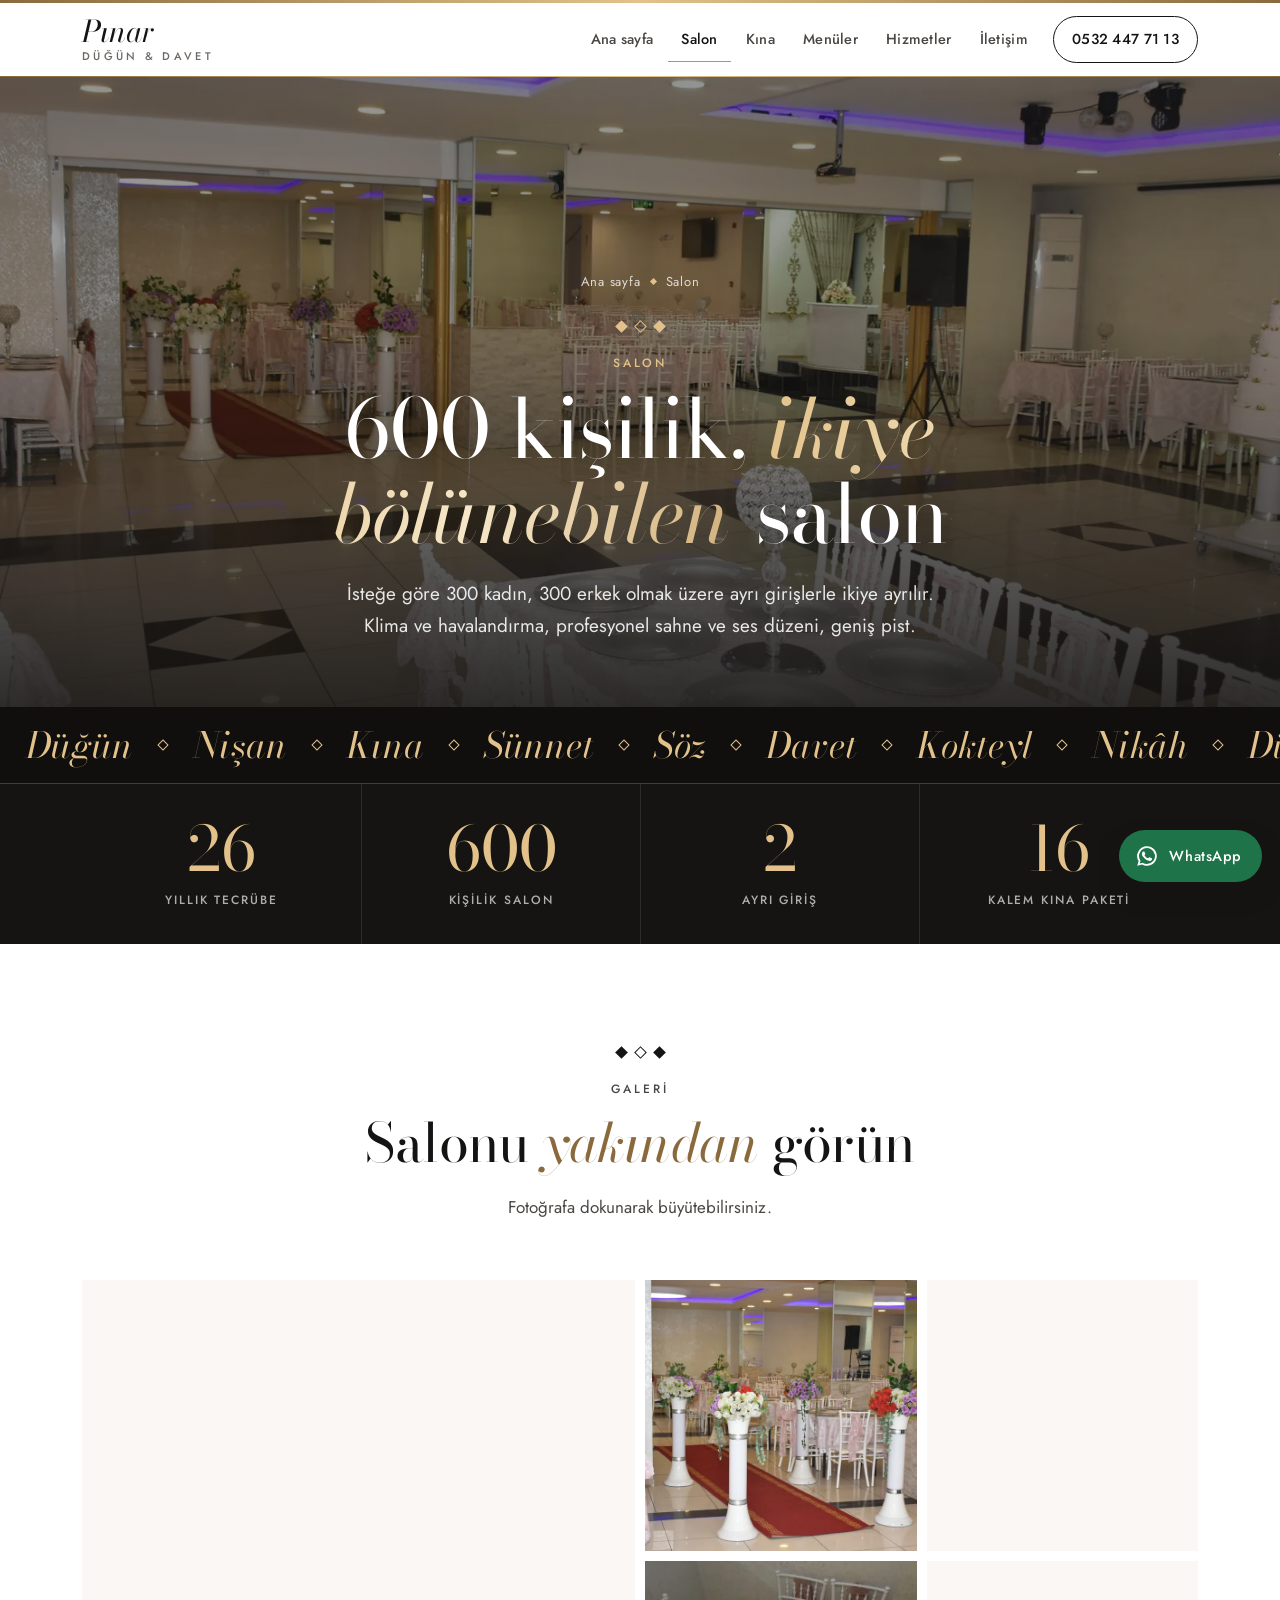
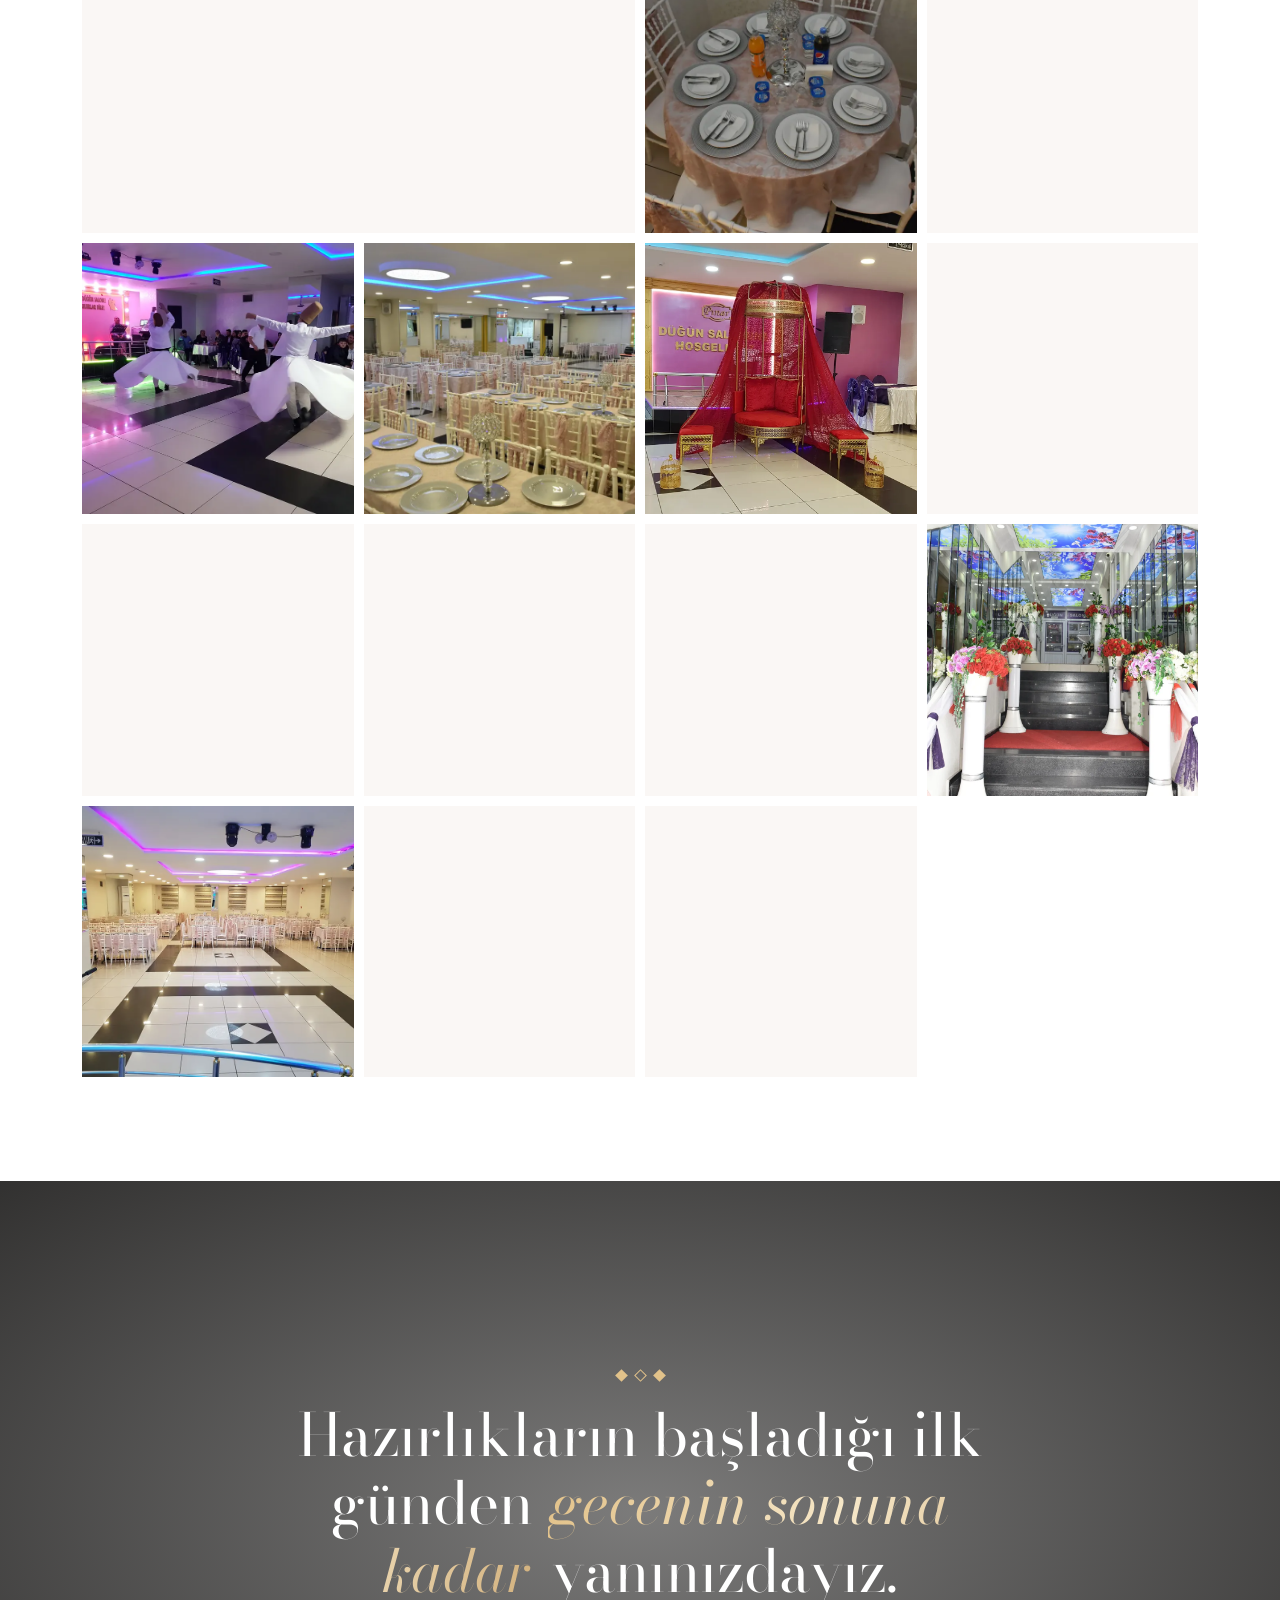
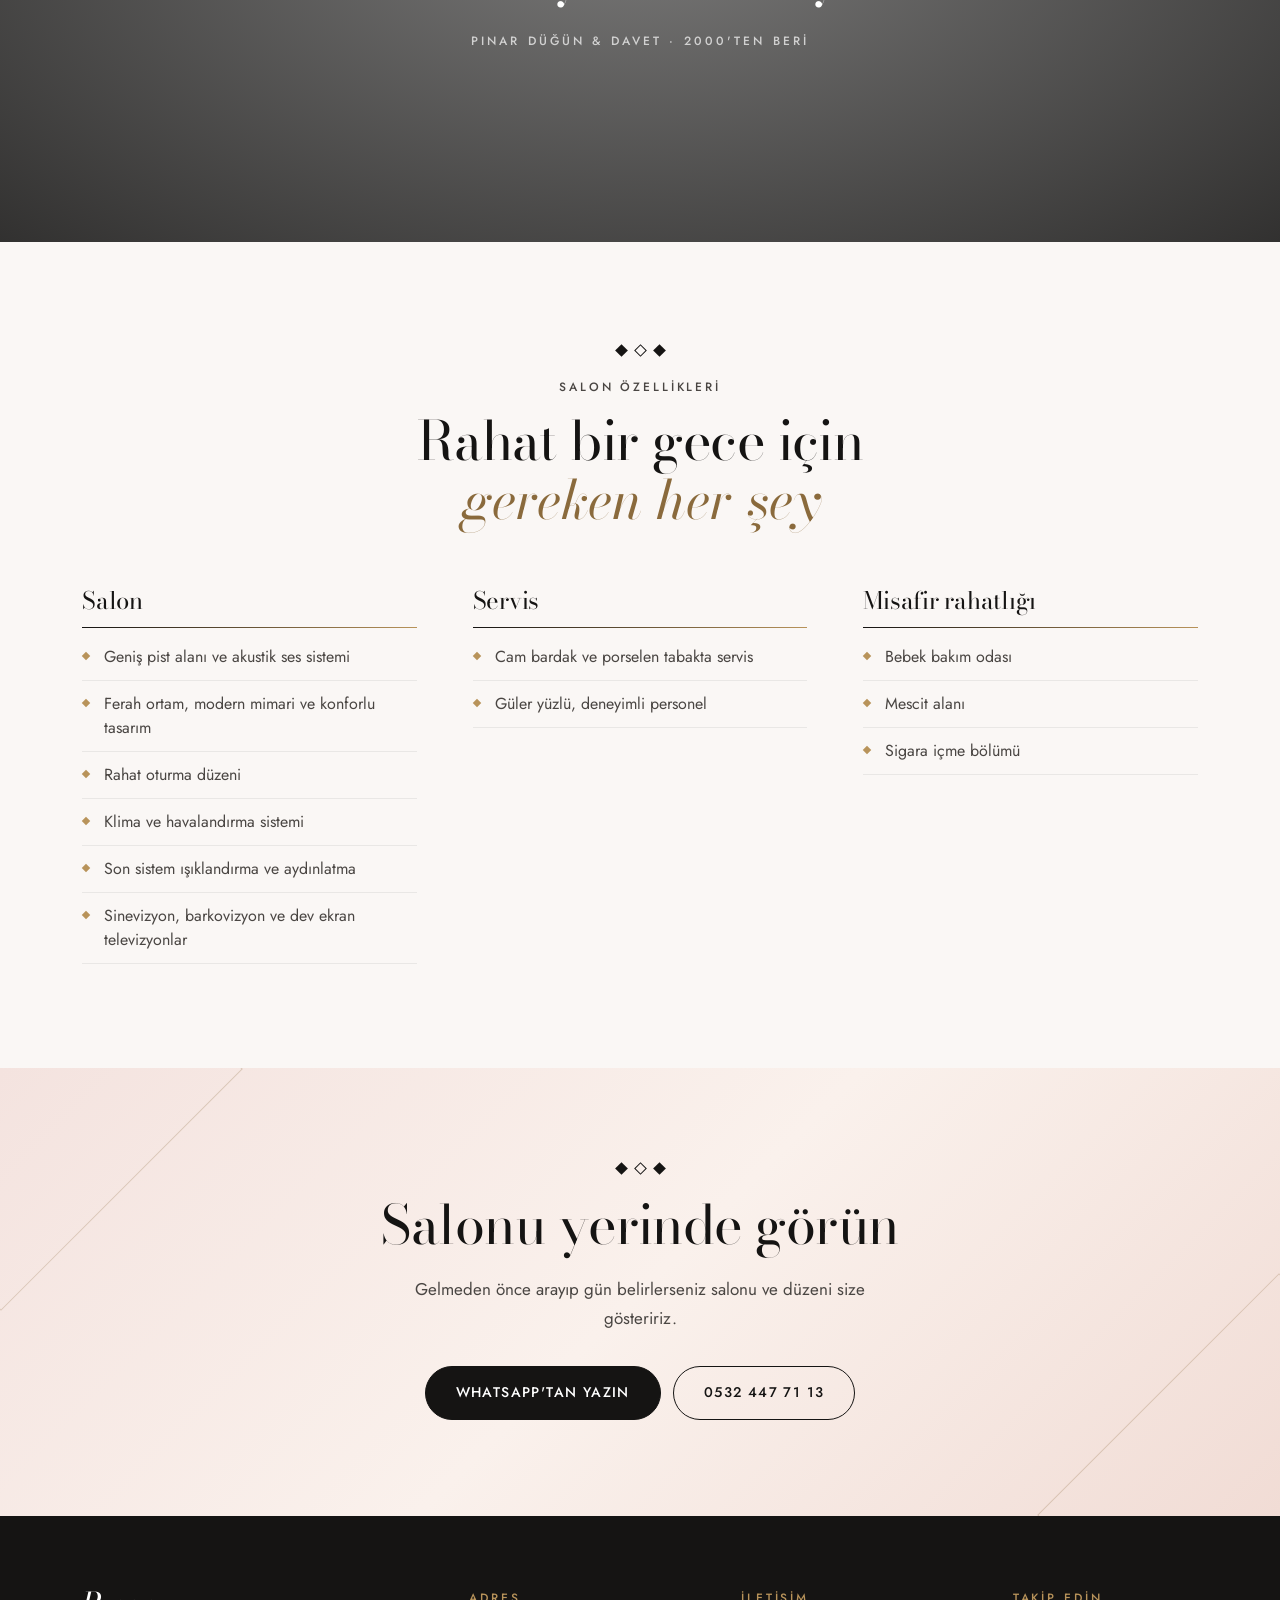
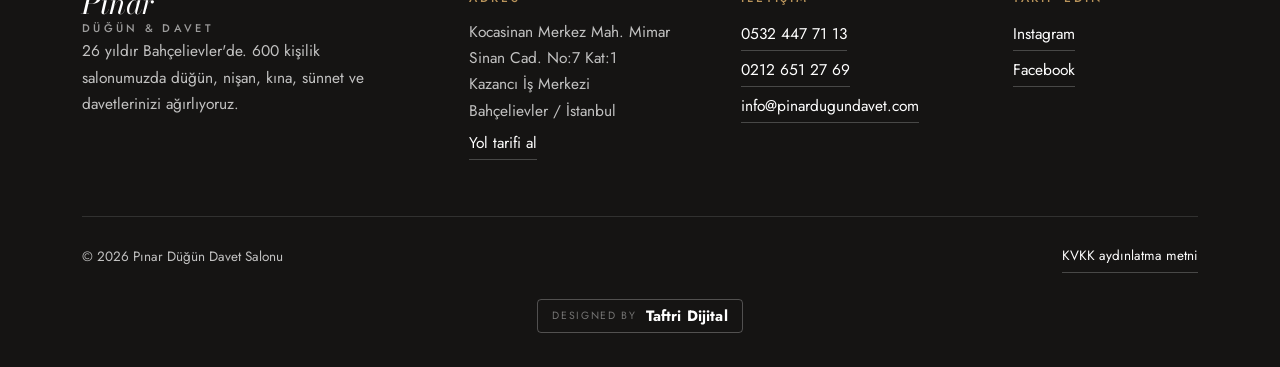
<file: salon/index.html>
<!doctype html>
<html lang="tr">
<head>
<meta charset="utf-8">
<meta name="viewport" content="width=device-width, initial-scale=1">
<title>Salon ve Fotoğraflar | Pınar Düğün Salonu Bahçelievler</title>
<meta name="description" content="Pınar Düğün Salonu'ndan fotoğraflar: 600 kişilik salon, gelin yolu, nikâh masası, pist ve kına tahtı. Bahçelievler Kocasinan.">
<link rel="canonical" href="https://pinardugundavet.com/salon/">
<meta name="theme-color" content="#FFFFFF">
<meta property="og:type" content="website">
<meta property="og:locale" content="tr_TR">
<meta property="og:site_name" content="Pınar Düğün &amp; Davet">
<meta property="og:url" content="https://pinardugundavet.com/salon/">
<meta property="og:title" content="Salon ve Fotoğraflar | Pınar Düğün Salonu Bahçelievler">
<meta property="og:description" content="Pınar Düğün Salonu'ndan fotoğraflar: 600 kişilik salon, gelin yolu, nikâh masası, pist ve kına tahtı. Bahçelievler Kocasinan.">
<meta property="og:image" content="https://pinardugundavet.com/assets/img/og.jpg">
<meta property="og:image:width" content="1200">
<meta property="og:image:height" content="630">
<meta name="twitter:card" content="summary_large_image">
<meta name="twitter:image" content="https://pinardugundavet.com/assets/img/og.jpg">
<link rel="icon" href="/favicon.svg" type="image/svg+xml">
<link rel="preconnect" href="https://fonts.googleapis.com">
<link rel="preconnect" href="https://fonts.gstatic.com" crossorigin>
<link rel="stylesheet" href="https://fonts.googleapis.com/css2?family=Bodoni+Moda:ital,opsz,wght@0,6..96,400;0,6..96,500;1,6..96,400&family=Jost:wght@400;500&display=swap">
<link rel="preload" as="image" href="/assets/img/salon-genel-900.webp" imagesrcset="/assets/img/salon-genel-900.webp 900w, /assets/img/salon-genel-1800.webp 1800w" imagesizes="100vw" fetchpriority="high">
<link rel="stylesheet" href="/assets/stil.css">
<script type="application/ld+json">{"@context":"https://schema.org","@type":"BreadcrumbList","itemListElement":[{"@type":"ListItem","position":1,"name":"Ana sayfa","item":"https://pinardugundavet.com/"},{"@type":"ListItem","position":2,"name":"Salon"}]}</script>
<script type="application/ld+json">{"@context":"https://schema.org","@type":["EventVenue","LocalBusiness"],"@id":"https://pinardugundavet.com/#mekan","name":"Pınar Düğün Davet Salonu","alternateName":"Pınar Düğün & Davet","url":"https://pinardugundavet.com/","image":"https://pinardugundavet.com/assets/img/og.jpg","telephone":"+902126512769","email":"info@pinardugundavet.com","description":"Bahçelievler Kocasinan'da 600 kişilik düğün, nişan, kına, sünnet ve davet salonu.","foundingDate":"2015","maximumAttendeeCapacity":600,"address":{"@type":"PostalAddress","streetAddress":"Kocasinan Merkez Mah. Mimar Sinan Cad. No:7 Kat:1 Kazancı İş Merkezi","addressLocality":"Bahçelievler","addressRegion":"İstanbul","addressCountry":"TR"},"hasMap":"https://www.google.com/maps/search/?api=1&query=P%C4%B1nar+D%C3%BC%C4%9F%C3%BCn+Davet+Salonu+Kocasinan+Bah%C3%A7elievler","sameAs":["https://www.instagram.com/pinardugundavet/","https://www.facebook.com/pinardugundavetsalonu/"]}</script>
</head>
<body>
<a class="atla" href="#icerik">İçeriğe geç</a>
<header class="ust">
  <div class="sar ust__ic">
    <a class="logo" href="/" aria-label="Pınar Düğün &amp; Davet ana sayfa">
      <span class="logo__ad">Pınar</span>
      <span class="logo__alt">Düğün &amp; Davet</span>
    </a>
    <button class="menu-dugme" type="button" aria-expanded="false" aria-controls="ana-menu">
      <span class="menu-dugme__cizgi" aria-hidden="true"></span><span>Menü</span>
    </button>
    <nav class="ust__menu" id="ana-menu" aria-label="Ana menü"><a href="/">Ana sayfa</a><a href="/salon/" aria-current="page">Salon</a><a href="/kina-organizasyonu/">Kına</a><a href="/menuler/">Menüler</a><a href="/hizmetler/">Hizmetler</a><a href="/iletisim/">İletişim</a>
      <a class="ust__ara" href="tel:+905324477113">0532 447 71 13</a>
    </nav>
  </div>
</header>
<main id="icerik">


<section class="sk">
  <div class="sk__gorsel"><img src="/assets/img/salon-genel-900.webp" srcset="/assets/img/salon-genel-900.webp 900w, /assets/img/salon-genel-1800.webp 1800w" sizes="100vw" alt="Salonun genel görünümü" loading="eager" decoding="async" fetchpriority="high"></div>
  <div class="sar sk__ic">
    <div class="giris giris--1"><nav aria-label="Neredesiniz"><ol class="kirinti"><li><a href="/">Ana sayfa</a></li><li aria-current="page">Salon</li></ol></nav></div>
    <div class="giris giris--1"><div class="baklava" aria-hidden="true"><i></i><i></i><i></i></div></div>
    <p class="ust-yazi giris giris--2">Salon</p>
    <h1 class="giris giris--2">600 kişilik, <em>ikiye bölünebilen</em> salon</h1>
    <p class="sk__metin giris giris--3">İsteğe göre 300 kadın, 300 erkek olmak üzere ayrı girişlerle ikiye ayrılır. Klima ve havalandırma, profesyonel sahne ve ses düzeni, geniş pist.</p>
  </div>
</section>
<div class="serit" aria-hidden="true"><div class="serit__iz"><div class="serit__grup"><span>Düğün</span><i></i><span>Nişan</span><i></i><span>Kına</span><i></i><span>Sünnet</span><i></i><span>Söz</span><i></i><span>Davet</span><i></i><span>Kokteyl</span><i></i><span>Nikâh</span><i></i></div><div class="serit__grup"><span>Düğün</span><i></i><span>Nişan</span><i></i><span>Kına</span><i></i><span>Sünnet</span><i></i><span>Söz</span><i></i><span>Davet</span><i></i><span>Kokteyl</span><i></i><span>Nikâh</span><i></i></div></div></div>

<section class="olculer" id="ozet" aria-label="Kısaca salon">
  <div class="sar olculer__izgara">
    <div class="olcu"><b data-sayi="26">26</b><span>yıllık tecrübe</span></div>
    <div class="olcu"><b data-sayi="600">600</b><span>kişilik salon</span></div>
    <div class="olcu"><b data-sayi="2">2</b><span>ayrı giriş</span></div>
    <div class="olcu"><b data-sayi="16">16</b><span>kalem kına paketi</span></div>
  </div>
</section>
<section class="bolum">
  <div class="sar">
    <header class="bolum__ust belir">
      <div class="baklava" aria-hidden="true"><i></i><i></i><i></i></div>
      <p class="ust-yazi">Galeri</p>
      <h2>Salonu <em>yakından</em> görün</h2>
      <p>Fotoğrafa dokunarak büyütebilirsiniz.</p>
    </header>
    <div class="galeri belir"><a href="/assets/img/salon-genel-1800.webp" data-kutu><img src="/assets/img/salon-genel-900.webp" srcset="/assets/img/salon-genel-900.webp 900w, /assets/img/salon-genel-1800.webp 1800w" sizes="(max-width: 860px) 50vw, 25vw" alt="Salonun genel görünümü: kristal orta süslemeli masalar ve pist" loading="lazy" decoding="async"></a><a href="/assets/img/gelin-yolu-1800.webp" data-kutu><img src="/assets/img/gelin-yolu-900.webp" srcset="/assets/img/gelin-yolu-900.webp 900w, /assets/img/gelin-yolu-1800.webp 1800w" sizes="(max-width: 860px) 50vw, 25vw" alt="Kırmızı halı gelin yolu ve iki yanında çiçekli beyaz sütunlar" loading="lazy" decoding="async"></a><a href="/assets/img/nikah-masasi-1800.webp" data-kutu><img src="/assets/img/nikah-masasi-900.webp" srcset="/assets/img/nikah-masasi-900.webp 900w, /assets/img/nikah-masasi-1800.webp 1800w" sizes="(max-width: 860px) 50vw, 25vw" alt="Beyaz ve altın detaylı nikâh masası köşesi" loading="lazy" decoding="async"></a><a href="/assets/img/masa-duzeni-1800.webp" data-kutu><img src="/assets/img/masa-duzeni-900.webp" srcset="/assets/img/masa-duzeni-900.webp 900w, /assets/img/masa-duzeni-1800.webp 1800w" sizes="(max-width: 860px) 50vw, 25vw" alt="Yuvarlak masada porselen tabak ve gümüş supla düzeni" loading="lazy" decoding="async"></a><a href="/assets/img/salon-masalar-1800.webp" data-kutu><img src="/assets/img/salon-masalar-900.webp" srcset="/assets/img/salon-masalar-900.webp 900w, /assets/img/salon-masalar-1800.webp 1800w" sizes="(max-width: 860px) 50vw, 25vw" alt="Pembe örtülü masalar ve beyaz sandalyeler" loading="lazy" decoding="async"></a><a href="/assets/img/semazen-1800.webp" data-kutu><img src="/assets/img/semazen-900.webp" srcset="/assets/img/semazen-900.webp 900w, /assets/img/semazen-1800.webp 1800w" sizes="(max-width: 860px) 50vw, 25vw" alt="Pistte semazen gösterisi" loading="lazy" decoding="async"></a><a href="/assets/img/salon-pist-1800.webp" data-kutu><img src="/assets/img/salon-pist-900.webp" srcset="/assets/img/salon-pist-900.webp 900w, /assets/img/salon-pist-1800.webp 1800w" sizes="(max-width: 860px) 50vw, 25vw" alt="Siyah beyaz desenli pist zemini ve masalar" loading="lazy" decoding="async"></a><a href="/assets/img/kina-tahti-1800.webp" data-kutu><img src="/assets/img/kina-tahti-900.webp" srcset="/assets/img/kina-tahti-900.webp 900w, /assets/img/kina-tahti-1800.webp 1800w" sizes="(max-width: 860px) 50vw, 25vw" alt="Kırmızı cibinlikli kına tahtı" loading="lazy" decoding="async"></a><a href="/assets/img/kristal-susleme-1800.webp" data-kutu><img src="/assets/img/kristal-susleme-900.webp" srcset="/assets/img/kristal-susleme-900.webp 900w, /assets/img/kristal-susleme-1800.webp 1800w" sizes="(max-width: 860px) 50vw, 25vw" alt="Kristal küre orta süslemeli masalar" loading="lazy" decoding="async"></a><a href="/assets/img/sahne-orkestra-1800.webp" data-kutu><img src="/assets/img/sahne-orkestra-900.webp" srcset="/assets/img/sahne-orkestra-900.webp 900w, /assets/img/sahne-orkestra-1800.webp 1800w" sizes="(max-width: 860px) 50vw, 25vw" alt="Işıklı çerçeveli sahne ve müzik düzeni" loading="lazy" decoding="async"></a><a href="/assets/img/cicekli-sutunlar-1800.webp" data-kutu><img src="/assets/img/cicekli-sutunlar-900.webp" srcset="/assets/img/cicekli-sutunlar-900.webp 900w, /assets/img/cicekli-sutunlar-1800.webp 1800w" sizes="(max-width: 860px) 50vw, 25vw" alt="Gelin yolunu çevreleyen çiçek sütunları" loading="lazy" decoding="async"></a><a href="/assets/img/salon-derin-1800.webp" data-kutu><img src="/assets/img/salon-derin-900.webp" srcset="/assets/img/salon-derin-900.webp 900w, /assets/img/salon-derin-1800.webp 1800w" sizes="(max-width: 860px) 50vw, 25vw" alt="Salonun arka bölümü ve tavan aydınlatması" loading="lazy" decoding="async"></a><a href="/assets/img/giris-merdiven-1800.webp" data-kutu><img src="/assets/img/giris-merdiven-900.webp" srcset="/assets/img/giris-merdiven-900.webp 900w, /assets/img/giris-merdiven-1800.webp 1800w" sizes="(max-width: 860px) 50vw, 25vw" alt="Çiçekli salon girişi" loading="lazy" decoding="async"></a><a href="/assets/img/pist-zemin-1800.webp" data-kutu><img src="/assets/img/pist-zemin-900.webp" srcset="/assets/img/pist-zemin-900.webp 900w, /assets/img/pist-zemin-1800.webp 1800w" sizes="(max-width: 860px) 50vw, 25vw" alt="Geniş pist alanı" loading="lazy" decoding="async"></a><a href="/assets/img/salon-isik-1800.webp" data-kutu><img src="/assets/img/salon-isik-900.webp" srcset="/assets/img/salon-isik-900.webp 900w, /assets/img/salon-isik-1800.webp 1800w" sizes="(max-width: 860px) 50vw, 25vw" alt="Renkli tavan aydınlatması altında salon" loading="lazy" decoding="async"></a><a href="/assets/img/menu-tabagi-1800.webp" data-kutu><img src="/assets/img/menu-tabagi-900.webp" srcset="/assets/img/menu-tabagi-900.webp 900w, /assets/img/menu-tabagi-1800.webp 1800w" sizes="(max-width: 860px) 50vw, 25vw" alt="Yemekli menü: tavuk sote, pilav, baklava ve salata" loading="lazy" decoding="async"></a></div>
  </div>
</section>

<section class="alinti">
  <div class="sar alinti__ic">
    <div class="baklava" aria-hidden="true"><i></i><i></i><i></i></div>
    <p class="alinti__metin">Hazırlıkların başladığı ilk günden <em>gecenin sonuna kadar</em> yanınızdayız.</p>
    <p class="alinti__imza">Pınar Düğün &amp; Davet · 2000'ten beri</p>
  </div>
</section>
<section class="bolum bolum--pudra">
  <div class="sar">
    <header class="bolum__ust belir">
      <div class="baklava" aria-hidden="true"><i></i><i></i><i></i></div>
      <p class="ust-yazi">Salon özellikleri</p>
      <h2>Rahat bir gece için <em>gereken her şey</em></h2>
      
    </header>
    <div class="hizmet-izgara"><div class="hizmet-grup belir"><h3>Salon</h3><ul class="liste"><li>Geniş pist alanı ve akustik ses sistemi</li><li>Ferah ortam, modern mimari ve konforlu tasarım</li><li>Rahat oturma düzeni</li><li>Klima ve havalandırma sistemi</li><li>Son sistem ışıklandırma ve aydınlatma</li><li>Sinevizyon, barkovizyon ve dev ekran televizyonlar</li></ul></div><div class="hizmet-grup belir"><h3>Servis</h3><ul class="liste"><li>Cam bardak ve porselen tabakta servis</li><li>Güler yüzlü, deneyimli personel</li></ul></div><div class="hizmet-grup belir"><h3>Misafir rahatlığı</h3><ul class="liste"><li>Bebek bakım odası</li><li>Mescit alanı</li><li>Sigara içme bölümü</li></ul></div></div>
  </div>
</section>

<section class="cta">
  <div class="sar cta__ic">
    <div class="baklava" aria-hidden="true"><i></i><i></i><i></i></div>
    <h2>Salonu yerinde görün</h2>
    <p>Gelmeden önce arayıp gün belirlerseniz salonu ve düzeni size gösteririz.</p>
    <div class="eylem eylem--orta">
      <a class="btn" href="https://wa.me/905324477113?text=Merhaba%2C%20salonunuz%20hakk%C4%B1nda%20bilgi%20almak%20istiyorum." target="_blank" rel="noopener">WhatsApp'tan yazın</a>
      <a class="btn btn--cizgi" href="tel:+905324477113">0532 447 71 13</a>
    </div>
  </div>
</section>
</main>
<footer class="alt">
  <div class="sar">
    <div class="alt__izgara">
      <div>
        <p class="logo logo--alt"><span class="logo__ad">Pınar</span><span class="logo__alt">Düğün &amp; Davet</span></p>
        <p class="alt__metin">26 yıldır Bahçelievler'de. 600 kişilik salonumuzda düğün,
          nişan, kına, sünnet ve davetlerinizi ağırlıyoruz.</p>
      </div>
      <div>
        <p class="alt__baslik">Adres</p>
        <p>Kocasinan Merkez Mah. Mimar Sinan Cad. No:7 Kat:1<br>Kazancı İş Merkezi<br>Bahçelievler / İstanbul</p>
        <p><a href="https://www.google.com/maps/search/?api=1&query=P%C4%B1nar+D%C3%BC%C4%9F%C3%BCn+Davet+Salonu+Kocasinan+Bah%C3%A7elievler" target="_blank" rel="noopener">Yol tarifi al</a></p>
      </div>
      <div>
        <p class="alt__baslik">İletişim</p>
        <p><a href="tel:+905324477113">0532 447 71 13</a></p>
        <p><a href="tel:+902126512769">0212 651 27 69</a></p>
        <p><a href="mailto:info@pinardugundavet.com">info@pinardugundavet.com</a></p>
      </div>
      <div>
        <p class="alt__baslik">Takip edin</p>
        <p><a href="https://www.instagram.com/pinardugundavet/" target="_blank" rel="noopener">Instagram</a></p>
        <p><a href="https://www.facebook.com/pinardugundavetsalonu/" target="_blank" rel="noopener">Facebook</a></p>
      </div>
    </div>
    <div class="alt__satir">
      <span>&copy; <span id="yil">2026</span> Pınar Düğün Davet Salonu</span>
      <a href="/kvkk/">KVKK aydınlatma metni</a>
    </div>
    <div class="taftri-credit"><span class="taftri-credit__rozet"><span class="taftri-credit__etiket">DESIGNED BY</span><a href="https://taftri.com/" target="_blank" rel="noopener">Taftri Dijital</a></span></div>
  </div>
</footer>
<a class="wp" href="https://wa.me/905324477113?text=Merhaba%2C%20salonunuz%20hakk%C4%B1nda%20bilgi%20almak%20istiyorum." target="_blank" rel="noopener" aria-label="WhatsApp'tan yazın">
  <svg viewBox="0 0 24 24" aria-hidden="true"><path fill="currentColor" d="M12 2.2a9.8 9.8 0 0 0-8.4 14.9L2.3 21.8l4.8-1.3A9.8 9.8 0 1 0 12 2.2Zm0 17.8a8 8 0 0 1-4.1-1.1l-.3-.2-2.9.8.8-2.8-.2-.3A8 8 0 1 1 12 20Zm4.4-6c-.2-.1-1.4-.7-1.7-.8-.2-.1-.4-.1-.5.1l-.8.9c-.1.2-.3.2-.5.1a6.6 6.6 0 0 1-3.3-2.9c-.2-.4.2-.4.7-1.3.1-.2 0-.3 0-.4l-.8-1.8c-.2-.5-.4-.4-.5-.4h-.5a.9.9 0 0 0-.7.3 2.8 2.8 0 0 0-.9 2.1 4.9 4.9 0 0 0 1 2.6 11.2 11.2 0 0 0 4.3 3.8c1.6.7 2.2.7 3 .6a2.6 2.6 0 0 0 1.7-1.2 2.1 2.1 0 0 0 .1-1.2c0-.1-.2-.2-.4-.3Z"/></svg>
  <span>WhatsApp</span>
</a>
<script src="/assets/site.js" defer></script>
</body>
</html>
</file>
<file: assets/stil.css>
:root{
  --beyaz:#FFFFFF;
  --kirik:#FAF7F5;
  --pudra:#F4E3DF;
  --murekkep:#151413;
  --murekkep-2:#4A4643;
  --murekkep-3:#6E6864;
  --cizgi:rgba(21,20,19,.13);
  --cizgi-2:rgba(21,20,19,.07);
  --altin:#8A6A3C;
  --altin-2:#B8935A;
  --olcu:1160px;
  --dar:780px;
  --baslik:'Bodoni Moda','Didot','Bodoni MT',Georgia,serif;
  --govde:'Jost',ui-sans-serif,system-ui,'Segoe UI',sans-serif;
  --gecis:.3s cubic-bezier(.22,.61,.36,1);
}

*{box-sizing:border-box;margin:0;padding:0}
html{scroll-behavior:smooth;-webkit-text-size-adjust:100%}
@media (prefers-reduced-motion:reduce){
  html{scroll-behavior:auto}
  *,*::before,*::after{animation:none!important;transition-duration:.01ms!important}
}
body{
  background:var(--beyaz);color:var(--murekkep);
  font-family:var(--govde);font-size:17px;line-height:1.7;
  -webkit-font-smoothing:antialiased;
}
img{display:block;max-width:100%;height:auto}
:target{scroll-margin-top:96px}

.sar{max-width:var(--olcu);margin:0 auto;padding-inline:22px;width:100%}
.sar--dar{max-width:var(--dar)}

a{color:inherit;text-decoration:none;transition:color var(--gecis)}
a:focus-visible,button:focus-visible,summary:focus-visible{outline:2px solid var(--altin);outline-offset:4px;border-radius:2px}

.atla{position:absolute;left:-9999px;top:0;z-index:60;padding:12px 18px;background:var(--murekkep);color:#fff}
.atla:focus{left:10px;top:10px}

/* ---------- baslik dili ---------- */
.ust-yazi{font-size:12px;font-weight:500;letter-spacing:.24em;text-transform:uppercase;color:var(--altin)}
h1,h2,h3{font-family:var(--baslik);font-weight:400;letter-spacing:-.01em;line-height:1.1;text-wrap:balance}
h1{font-size:clamp(42px,7vw,90px);line-height:1.03}
h2{font-size:clamp(32px,4.5vw,54px)}
h3{font-size:clamp(22px,2.4vw,28px)}
h1 em,h2 em{font-style:italic;color:var(--altin)}

/* ---------- baklava motifi (salonun zemininden) ---------- */
.baklava{display:flex;justify-content:center;gap:10px;margin-bottom:22px}
.baklava i{width:9px;height:9px;transform:rotate(45deg);background:var(--murekkep)}
.baklava i:nth-child(2){background:transparent;border:1px solid var(--murekkep)}
.baklava--sol{justify-content:flex-start}

/* ---------- ust ---------- */
.ust{position:sticky;top:0;z-index:50;background:rgba(255,255,255,.95);backdrop-filter:blur(10px);border-bottom:1px solid var(--cizgi-2)}
.ust__ic{display:flex;align-items:center;justify-content:space-between;gap:18px;padding-block:13px}
.logo{display:flex;flex-direction:column;line-height:1}
.logo__ad{font-family:var(--baslik);font-size:30px;font-style:italic;letter-spacing:-.01em}
.logo__alt{font-size:11px;font-weight:500;letter-spacing:.3em;text-transform:uppercase;color:var(--murekkep-3);margin-top:5px}
.ust__menu{display:flex;align-items:center;gap:2px}
.ust__menu a{font-size:14.5px;font-weight:500;letter-spacing:.02em;color:var(--murekkep-2);padding:10px 13px;min-height:44px;display:inline-flex;align-items:center}
.ust__menu a:hover{color:var(--murekkep)}
.ust__menu a[aria-current="page"]{color:var(--murekkep);box-shadow:inset 0 -1px 0 var(--altin-2)}
.ust__menu .ust__ara{margin-left:10px;border:1px solid var(--murekkep);color:var(--murekkep);padding-inline:18px;border-radius:999px;transition:background var(--gecis),color var(--gecis)}
.ust__menu .ust__ara:hover{background:var(--murekkep);color:#fff}

.menu-dugme{display:none;align-items:center;gap:10px;background:none;border:1px solid var(--cizgi);border-radius:999px;padding:0 16px;min-height:44px;font:500 13px var(--govde);letter-spacing:.14em;text-transform:uppercase;color:var(--murekkep);cursor:pointer}
.menu-dugme__cizgi,.menu-dugme__cizgi::before,.menu-dugme__cizgi::after{display:block;width:16px;height:1px;background:currentColor;transition:transform var(--gecis)}
.menu-dugme__cizgi{position:relative}
.menu-dugme__cizgi::before,.menu-dugme__cizgi::after{content:"";position:absolute;left:0}
.menu-dugme__cizgi::before{top:-5px}.menu-dugme__cizgi::after{top:5px}
.menu-dugme[aria-expanded="true"] .menu-dugme__cizgi{background:transparent}
.menu-dugme[aria-expanded="true"] .menu-dugme__cizgi::before{transform:translateY(5px) rotate(45deg)}
.menu-dugme[aria-expanded="true"] .menu-dugme__cizgi::after{transform:translateY(-5px) rotate(-45deg)}
@media (max-width:1000px){
  .menu-dugme{display:inline-flex}
  .ust__ic{flex-wrap:wrap}
  .ust__menu{display:none;order:3;width:100%;flex-direction:column;align-items:stretch;gap:0;padding-top:6px;border-top:1px solid var(--cizgi-2);margin-top:12px}
  .ust__menu.acik{display:flex}
  .ust__menu a{min-height:52px;font-size:16px;border-bottom:1px solid var(--cizgi-2)}
  .ust__menu .ust__ara{margin:14px 0 8px;justify-content:center}
}

/* ---------- butonlar ---------- */
.eylem{display:flex;flex-wrap:wrap;gap:12px;margin-top:34px}
.eylem--orta{justify-content:center}
.btn{display:inline-flex;align-items:center;justify-content:center;min-height:52px;padding:14px 30px;border-radius:999px;background:var(--murekkep);color:#fff;border:1px solid var(--murekkep);font-size:14px;font-weight:500;letter-spacing:.1em;text-transform:uppercase;transition:background var(--gecis),color var(--gecis),border-color var(--gecis)}
.btn:hover{background:var(--altin);border-color:var(--altin);color:#fff}
.btn--cizgi{background:transparent;color:var(--murekkep)}
.btn--cizgi:hover{background:var(--murekkep);color:#fff;border-color:var(--murekkep)}
.btn--acik{background:#fff;color:var(--murekkep);border-color:#fff}
.btn--acik:hover{background:var(--pudra);border-color:var(--pudra);color:var(--murekkep)}

/* ---------- kahraman ---------- */
.kahraman{position:relative;min-height:min(86vh,840px);display:flex;align-items:flex-end;color:#fff;overflow:hidden;background:var(--murekkep)}
.kahraman__gorsel{position:absolute;inset:0}
.kahraman__gorsel img{width:100%;height:100%;object-fit:cover;object-position:50% 58%}
.kahraman::after{content:"";position:absolute;inset:0;background:linear-gradient(90deg,rgba(21,20,19,.72) 0%,rgba(21,20,19,.36) 50%,rgba(21,20,19,0) 76%),linear-gradient(180deg,rgba(21,20,19,.22) 0%,rgba(21,20,19,0) 34%,rgba(21,20,19,.6) 100%)}
@media (max-width:760px){.kahraman::after{background:linear-gradient(180deg,rgba(21,20,19,.3) 0%,rgba(21,20,19,.25) 40%,rgba(21,20,19,.8) 100%)}}
.kahraman__ic{position:relative;z-index:2;padding-block:120px 70px}
.kahraman .ust-yazi{color:var(--pudra)}
.kahraman h1{margin-top:18px;max-width:14ch}
.kahraman h1 em{color:var(--pudra)}
.kahraman__metin{margin-top:22px;font-size:clamp(17px,1.5vw,19px);max-width:46ch;color:rgba(255,255,255,.9)}
.kahraman .btn--cizgi{color:#fff;border-color:rgba(255,255,255,.72)}
.kahraman .btn--cizgi:hover{background:#fff;color:var(--murekkep);border-color:#fff}

/* ---------- olcu seridi ---------- */
.olculer{border-bottom:1px solid var(--cizgi-2)}
.olculer__izgara{display:grid;grid-template-columns:repeat(2,1fr)}
@media (min-width:860px){.olculer__izgara{grid-template-columns:repeat(4,1fr)}}
.olcu{padding:34px 18px;text-align:center}
.olcu+.olcu{border-left:1px solid var(--cizgi-2)}
@media (max-width:859px){
  .olcu:nth-child(3){border-left:0}
  .olcu:nth-child(-n+2){border-bottom:1px solid var(--cizgi-2)}
}
.olcu b{display:block;font-family:var(--baslik);font-size:clamp(34px,4vw,48px);font-weight:400;line-height:1;font-variant-numeric:lining-nums}
.olcu span{display:block;margin-top:10px;font-size:12px;font-weight:500;letter-spacing:.16em;text-transform:uppercase;color:var(--murekkep-3)}

/* ---------- bolum ---------- */
.bolum{padding-block:104px}
.bolum--ust-yok{padding-top:0}
.bolum--pudra{background:var(--kirik)}
.bolum__ust{text-align:center;max-width:680px;margin:0 auto 58px}
.bolum__ust h2{margin-top:14px}
.bolum__ust p{margin:20px auto 0;color:var(--murekkep-2);max-width:54ch}

/* ---------- hikaye ---------- */
.hikaye{display:grid;gap:52px;align-items:center;grid-template-columns:1fr}
@media (min-width:900px){.hikaye{grid-template-columns:1fr 1fr;gap:84px}}
.hikaye__gorsel{position:relative;isolation:isolate}
.hikaye__gorsel img{width:100%;aspect-ratio:4/5;object-fit:cover}
.hikaye__gorsel::after{content:"";position:absolute;inset:18px -18px -18px 18px;border:1px solid var(--altin-2);z-index:-1}
@media (max-width:899px){.hikaye__gorsel::after{inset:12px -10px -12px 10px}}
.hikaye h2{margin-top:14px}
.hikaye p{margin-top:20px;color:var(--murekkep-2)}

.zaman{list-style:none;margin-top:30px;border-top:1px solid var(--cizgi)}
.zaman li{display:grid;grid-template-columns:78px 1fr;gap:18px;padding-block:16px;border-bottom:1px solid var(--cizgi)}
.zaman b{font-family:var(--baslik);font-size:24px;font-weight:400;line-height:1.15}
.zaman span{color:var(--murekkep-2);font-size:16px;padding-top:2px}

/* ---------- organizasyon kartlari ---------- */
.kartlar{display:grid;gap:22px;grid-template-columns:1fr}
@media (min-width:640px){.kartlar{grid-template-columns:repeat(2,1fr)}}
@media (min-width:1000px){.kartlar{grid-template-columns:repeat(3,1fr)}}
.kart{display:flex;flex-direction:column;background:var(--beyaz)}
.kart__gorsel{overflow:hidden}
.kart__gorsel img{width:100%;aspect-ratio:4/3;object-fit:cover;transition:transform .8s cubic-bezier(.22,.61,.36,1)}
.kart:hover .kart__gorsel img{transform:scale(1.04)}
.kart__ic{padding:24px 24px 30px}
.kart h3{font-size:27px}
.kart p{margin-top:9px;color:var(--murekkep-2);font-size:16px;line-height:1.6}

/* ---------- galeri ---------- */
.galeri{display:grid;gap:10px;grid-template-columns:repeat(2,1fr)}
@media (min-width:860px){.galeri{grid-template-columns:repeat(4,1fr)}}
.galeri a{position:relative;display:block;overflow:hidden;background:var(--kirik)}
.galeri img{width:100%;height:100%;aspect-ratio:1;object-fit:cover;transition:transform .8s cubic-bezier(.22,.61,.36,1)}
.galeri a:hover img{transform:scale(1.05)}
.galeri a:first-child{grid-column:span 2;grid-row:span 2}
.galeri a:first-child{aspect-ratio:1}
.galeri a:first-child img{aspect-ratio:auto;height:100%}

/* ---------- isik kutusu ---------- */
.kutu{position:fixed;inset:0;z-index:80;background:rgba(21,20,19,.95);display:flex;align-items:center;justify-content:center;padding:64px 16px}
.kutu[hidden]{display:none}
.kutu figure{margin:0;display:flex;flex-direction:column;align-items:center}
.kutu img{max-height:80vh;max-width:min(1400px,100%);object-fit:contain}
.kutu figcaption{margin-top:16px;text-align:center;color:rgba(255,255,255,.82);font-size:14px;max-width:60ch}
.kutu button{position:absolute;background:none;border:1px solid rgba(255,255,255,.35);color:#fff;width:48px;height:48px;border-radius:999px;font-size:22px;line-height:1;cursor:pointer;transition:border-color var(--gecis),background var(--gecis)}
.kutu button:hover{border-color:#fff;background:rgba(255,255,255,.08)}
.kutu__kapat{top:14px;right:14px}
.kutu__onceki{left:14px;top:50%;transform:translateY(-50%)}
.kutu__sonraki{right:14px;top:50%;transform:translateY(-50%)}

/* ---------- liste ---------- */
.hizmet-izgara{display:grid;gap:46px 56px;grid-template-columns:1fr}
@media (min-width:760px){.hizmet-izgara{grid-template-columns:repeat(2,1fr)}}
@media (min-width:1060px){.hizmet-izgara{grid-template-columns:repeat(3,1fr)}}
.hizmet-grup h3{font-size:24px;padding-bottom:14px;border-bottom:1px solid var(--murekkep)}
.liste{list-style:none;margin-top:6px}
.liste li{position:relative;padding:11px 0 11px 22px;border-bottom:1px solid var(--cizgi-2);color:var(--murekkep-2);font-size:16px;line-height:1.5}
.liste li::before{content:"";position:absolute;left:1px;top:19px;width:6px;height:6px;transform:rotate(45deg);background:var(--altin-2)}
.liste--iki{columns:2;column-gap:48px;margin-top:22px}
.liste--iki li{break-inside:avoid}
@media (max-width:680px){.liste--iki{columns:1}}

/* ---------- menuler ---------- */
.menuler{display:grid;gap:22px;grid-template-columns:1fr}
@media (min-width:760px){.menuler{grid-template-columns:repeat(2,1fr)}}
@media (min-width:1080px){.menuler{grid-template-columns:repeat(3,1fr)}}
.menu{background:var(--beyaz);border:1px solid var(--cizgi);padding:38px 30px 32px;text-align:center;display:flex;flex-direction:column}
.menu__tur{font-size:12px;font-weight:500;letter-spacing:.24em;text-transform:uppercase;color:var(--altin)}
.menu h3{margin-top:12px;font-size:28px}
.menu ul{list-style:none;margin-top:22px;padding-top:20px;border-top:1px solid var(--cizgi-2)}
.menu li{padding-block:6px;color:var(--murekkep-2);font-size:16px}
.menu__not{margin-top:auto;padding-top:20px;font-size:14px;font-style:italic;color:var(--murekkep-3)}
.ekler{margin-top:44px;text-align:center;color:var(--murekkep-2)}
.ekler p+p{margin-top:6px}

/* ---------- kina vitrini ---------- */
.vitrin{display:grid;gap:52px;grid-template-columns:1fr;align-items:center}
@media (min-width:920px){.vitrin{grid-template-columns:.92fr 1.08fr;gap:76px}}
.vitrin__gorseller{display:grid;gap:12px;grid-template-columns:1.2fr 1fr;grid-template-rows:1fr 1fr}
.vitrin__gorseller img{width:100%;height:100%;object-fit:cover}
.vitrin__gorseller img:first-child{grid-row:span 2;aspect-ratio:3/4}
.vitrin__gorseller img:not(:first-child){aspect-ratio:1}
.vitrin h2{margin-top:14px}
.vitrin p{margin-top:18px;color:var(--murekkep-2)}

/* ---------- sss ---------- */
.sss-liste{border-top:1px solid var(--murekkep)}
.sss{border-bottom:1px solid var(--cizgi)}
.sss summary{list-style:none;cursor:pointer;display:flex;justify-content:space-between;align-items:center;gap:20px;padding-block:24px;min-height:56px;font-family:var(--baslik);font-size:clamp(19px,2vw,23px);line-height:1.3;transition:color var(--gecis)}
.sss summary::-webkit-details-marker{display:none}
.sss summary::after{content:"+";font-family:var(--govde);font-size:26px;font-weight:300;color:var(--altin);flex:none;transition:transform var(--gecis)}
.sss[open] summary::after{transform:rotate(45deg)}
.sss summary:hover{color:var(--altin)}
.sss p{padding-bottom:26px;color:var(--murekkep-2);max-width:62ch}

/* ---------- iletisim ---------- */
.iletisim{display:grid;gap:52px;grid-template-columns:1fr}
@media (min-width:900px){.iletisim{grid-template-columns:1fr 1.15fr;gap:64px}}
.iletisim__blok{padding-block:22px;border-bottom:1px solid var(--cizgi)}
.iletisim__blok:first-child{border-top:1px solid var(--murekkep)}
.iletisim__etiket{font-size:12px;font-weight:500;letter-spacing:.22em;text-transform:uppercase;color:var(--altin);margin-bottom:6px}
.iletisim__blok a{display:inline-flex;align-items:center;min-height:40px;font-family:var(--baslik);font-size:25px}
.iletisim__blok a:hover{color:var(--altin)}
.iletisim__blok address{font-style:normal;font-size:18px;line-height:1.6}
.harita{width:100%;aspect-ratio:4/3;border:0;background:var(--kirik)}

/* ---------- ic sayfa ---------- */
.kirinti{list-style:none;display:flex;flex-wrap:wrap;gap:4px 10px;font-size:13px;letter-spacing:.06em;color:var(--murekkep-3);padding-top:28px}
.kirinti li{display:inline-flex;align-items:center;min-height:28px}
.kirinti li+li::before{content:"";width:5px;height:5px;transform:rotate(45deg);background:var(--altin-2);margin-right:10px}
.kirinti a{display:inline-flex;align-items:center;min-height:28px}
.kirinti a:hover{color:var(--murekkep)}
.ic-baslik{padding-block:34px 70px;text-align:center}
.ic-baslik h1{font-size:clamp(40px,6vw,74px);margin-top:16px}
.ic-baslik p:not(.ust-yazi){margin:22px auto 0;color:var(--murekkep-2);max-width:56ch;font-size:18px}
.ic-gorsel{margin-bottom:96px}
.ic-gorsel img{width:100%;height:min(64vh,600px);object-fit:cover}
.yasal p+p{margin-top:16px}
.yasal{color:var(--murekkep-2)}
.yasal a{border-bottom:1px solid var(--cizgi)}

/* ---------- cta ---------- */
.cta{background:var(--pudra);padding-block:96px;text-align:center}
.cta h2{max-width:18ch;margin:0 auto}
.cta p{margin:20px auto 0;max-width:52ch;color:var(--murekkep-2)}

/* ---------- alt ---------- */
.alt{background:var(--murekkep);color:rgba(255,255,255,.74);padding-block:72px 34px;font-size:15.5px}
.alt a{color:#fff;display:inline-flex;align-items:center;min-height:32px;border-bottom:1px solid rgba(255,255,255,.22);transition:border-color var(--gecis)}
.alt a:hover{border-color:#fff}
.alt__izgara{display:grid;gap:40px;grid-template-columns:1fr}
@media (min-width:680px){.alt__izgara{grid-template-columns:repeat(2,1fr)}}
@media (min-width:1000px){.alt__izgara{grid-template-columns:1.5fr 1fr 1fr .8fr}}
.logo--alt .logo__ad{color:#fff}
.logo--alt .logo__alt{color:rgba(255,255,255,.58)}
.alt__metin{margin-top:18px;max-width:34ch;line-height:1.7}
.alt__baslik{font-size:12px;font-weight:500;letter-spacing:.24em;text-transform:uppercase;color:var(--altin-2);margin-bottom:10px}
.alt__izgara p+p{margin-top:4px}
.alt__satir{display:flex;flex-wrap:wrap;gap:10px 24px;justify-content:space-between;align-items:center;margin-top:56px;padding-top:24px;border-top:1px solid rgba(255,255,255,.12);font-size:13.5px}

/* ---------- whatsapp ---------- */
.wp{position:fixed;right:18px;bottom:18px;z-index:45;display:inline-flex;align-items:center;gap:10px;min-height:52px;padding:0 20px 0 16px;border-radius:999px;background:#1E7349;color:#fff;font-size:14.5px;font-weight:500;letter-spacing:.04em;box-shadow:0 12px 30px -12px rgba(21,20,19,.55);transition:transform var(--gecis),background var(--gecis)}
.wp:hover{transform:translateY(-2px);background:#185F3C}
.wp svg{width:24px;height:24px}
@media (max-width:560px){.wp span{display:none}.wp{padding:0;width:56px;justify-content:center}}

@media (max-width:640px){
  body{font-size:16px}
  .bolum{padding-block:72px}
  .bolum__ust{margin-bottom:42px}
  .kahraman__ic{padding-block:100px 54px}
  .cta{padding-block:72px}
  .ic-gorsel{margin-bottom:64px}
  .menu{padding:32px 22px 28px}
}
/* =====================================================================
   GOSTERIS KATMANI: slayt, altin parilti, serit, koyu bolum, belirme
   ===================================================================== */
:root{--altin-3:#E2C28A;--altin-4:#F6E7C8;--gece:#100F0E}
.ust{border-top:3px solid transparent;border-image:linear-gradient(90deg,var(--altin),var(--altin-3),var(--altin)) 1}

/* kahraman */
.kahraman{min-height:calc(100svh - 76px)}
.slayt{position:absolute;inset:0;opacity:0;transition:opacity 1.8s ease}
.slayt.aktif{opacity:1}
.slayt img{width:100%;height:100%;object-fit:cover;object-position:50% 58%;transform:scale(1.02)}
.slayt.aktif img{animation:yakinlas 9s ease-out forwards}
@keyframes yakinlas{from{transform:scale(1.02)}to{transform:scale(1.14)}}
.kahraman h1{font-size:clamp(46px,8vw,104px);text-shadow:0 2px 30px rgba(0,0,0,.25)}
.kahraman h1 em,.alinti em,.bolum--gece h2 em{
  background:linear-gradient(100deg,var(--altin-3) 0%,var(--altin-4) 22%,#C9A36A 45%,var(--altin-4) 68%,var(--altin-3) 100%);
  background-size:250% 100%;-webkit-background-clip:text;background-clip:text;color:transparent;
  animation:parilti 7s linear infinite;padding-right:.06em;text-shadow:none}
@keyframes parilti{from{background-position:100% 0}to{background-position:-150% 0}}
.kahraman .ust-yazi{color:var(--altin-3)}
.giris{opacity:0;transform:translateY(26px);animation:giris 1.1s cubic-bezier(.22,.61,.36,1) forwards}
.giris--1{animation-delay:.15s}.giris--2{animation-delay:.35s}.giris--3{animation-delay:.6s}.giris--4{animation-delay:.85s}
@keyframes giris{to{opacity:1;transform:none}}
.kaydir{position:absolute;z-index:3;left:50%;bottom:22px;transform:translateX(-50%);width:30px;height:48px;border:1px solid rgba(255,255,255,.6);border-radius:999px}
.kaydir span{position:absolute;left:50%;top:9px;width:3px;height:9px;margin-left:-1.5px;border-radius:2px;background:#fff;animation:kaydir 1.8s ease-in-out infinite}
@keyframes kaydir{0%{opacity:0;transform:translateY(0)}30%{opacity:1}100%{opacity:0;transform:translateY(16px)}}
@media (max-width:760px){.kaydir{display:none}}

/* butonlar */
.btn{position:relative;overflow:hidden;isolation:isolate}
.btn::after{content:"";position:absolute;top:0;left:-60%;width:40%;height:100%;z-index:-1;background:linear-gradient(100deg,transparent,rgba(255,255,255,.35),transparent);transform:skewX(-20deg);transition:left .7s ease}
.btn:hover::after{left:120%}
.btn--altin{background:linear-gradient(120deg,#B8935A,#E2C28A 50%,#B8935A);background-size:200% 100%;border-color:transparent;color:var(--murekkep);transition:background-position .6s ease}
.btn--altin:hover{background-position:100% 0;color:var(--murekkep);border-color:transparent}

/* kayan serit */
.serit{background:var(--gece);color:var(--altin-3);overflow:hidden;padding-block:20px;border-bottom:1px solid rgba(226,194,138,.25)}
.serit__iz{display:flex;width:max-content;animation:serit 38s linear infinite}
.serit__grup{display:flex;align-items:center;flex:none}
.serit span{font-family:var(--baslik);font-style:italic;font-size:clamp(24px,3vw,36px);line-height:1;padding-inline:26px;white-space:nowrap}
.serit i{width:8px;height:8px;transform:rotate(45deg);border:1px solid var(--altin-3);flex:none}
@keyframes serit{to{transform:translateX(-50%)}}

/* olcu seridi koyu */
.olculer{background:var(--murekkep);color:#fff;border-bottom:0}
.olcu+.olcu{border-left-color:rgba(255,255,255,.1)}
@media (max-width:859px){.olcu:nth-child(-n+2){border-bottom-color:rgba(255,255,255,.1)}}
.olcu b{color:var(--altin-3);font-size:clamp(40px,5vw,62px)}
.olcu span{color:rgba(255,255,255,.66)}

/* kartlar */
.kart{transition:transform .5s cubic-bezier(.22,.61,.36,1),box-shadow .5s}
.kart:hover{transform:translateY(-6px);box-shadow:0 26px 50px -30px rgba(21,20,19,.45)}
.kart__gorsel{position:relative}
.kart__gorsel::after{content:"";position:absolute;inset:14px;border:1px solid rgba(255,255,255,.85);opacity:0;transform:scale(1.04);transition:opacity .5s,transform .5s}
.kart:hover .kart__gorsel::after{opacity:1;transform:none}
.kart h3{transition:color var(--gecis)}
.kart:hover h3{color:var(--altin)}

/* galeri */
.galeri a::after{content:"+";position:absolute;inset:0;display:flex;align-items:center;justify-content:center;font-size:40px;font-weight:300;color:#fff;background:rgba(21,20,19,.38);opacity:0;transition:opacity .45s}
.galeri a:hover::after{opacity:1}

/* alinti bandi */
.alinti{position:relative;padding-block:clamp(110px,16vw,190px);text-align:center;color:#fff;background:#151413 url(/assets/img/salon-isik-1800.webp) center/cover fixed}
.alinti::before{content:"";position:absolute;inset:0;background:radial-gradient(ellipse at center,rgba(16,15,14,.55),rgba(16,15,14,.86))}
.alinti__ic{position:relative}
.alinti .baklava i{background:var(--altin-3)}
.alinti .baklava i:nth-child(2){background:transparent;border-color:var(--altin-3)}
.alinti__metin{font-family:var(--baslik);font-size:clamp(30px,4.6vw,60px);line-height:1.15;max-width:20ch;margin:0 auto;text-wrap:balance}
.alinti__imza{margin-top:26px;font-size:12px;font-weight:500;letter-spacing:.26em;text-transform:uppercase;color:rgba(255,255,255,.7)}
@media (hover:none){.alinti{background-attachment:scroll}}

/* koyu bolum (kina) */
.bolum--gece{background:var(--gece);color:#fff}
.bolum--gece .ust-yazi{color:var(--altin-3)}
.bolum--gece p{color:rgba(255,255,255,.76)}
.bolum--gece .baklava i{background:var(--altin-3)}
.bolum--gece .baklava i:nth-child(2){background:transparent;border-color:var(--altin-3)}
.bolum--gece .vitrin__gorseller img{outline:1px solid rgba(226,194,138,.35);outline-offset:6px}

/* cta */
.cta{background:linear-gradient(135deg,#F4E3DF 0%,#FAF1EC 50%,#F1DCD5 100%);position:relative;overflow:hidden}
.cta::before,.cta::after{content:"";position:absolute;width:340px;height:340px;border:1px solid rgba(138,106,60,.25);transform:rotate(45deg)}
.cta::before{left:-170px;top:-170px}.cta::after{right:-170px;bottom:-170px}
.cta__ic{position:relative}

/* belirme (yalniz JS calisirsa gizlenir) */
.js .belir{opacity:0;transform:translateY(34px);transition:opacity 1s cubic-bezier(.22,.61,.36,1),transform 1s cubic-bezier(.22,.61,.36,1)}
.js .belir.gorundu{opacity:1;transform:none}
.js .kartlar .belir:nth-child(3n+2){transition-delay:.12s}
.js .kartlar .belir:nth-child(3n){transition-delay:.24s}

/* taftri rozeti */
.taftri-credit{display:flex;justify-content:center;margin-top:26px}
.taftri-credit__rozet{display:inline-flex;align-items:center;gap:9px;border:1px solid rgba(255,255,255,.26);padding:2px 14px;border-radius:4px;line-height:1}
.taftri-credit__etiket{font-size:10.5px;letter-spacing:.16em;opacity:.55}
.alt .taftri-credit a{font-weight:700;font-size:15px;letter-spacing:.01em;color:#fff;border:0;min-height:28px;display:inline-flex;align-items:center}
.alt .taftri-credit a:hover{color:var(--altin-3)}
@media (max-width:560px){.alt{padding-bottom:96px}}

/* ---------- ic sayfa kahramani ---------- */
.sk{position:relative;min-height:min(70vh,660px);display:flex;align-items:flex-end;color:#fff;background:var(--gece);overflow:hidden}
.sk__gorsel{position:absolute;inset:0}
.sk__gorsel img{width:100%;height:100%;object-fit:cover;animation:yakinlas 14s ease-out forwards}
.sk::after{content:"";position:absolute;inset:0;background:linear-gradient(180deg,rgba(16,15,14,.45) 0%,rgba(16,15,14,.42) 40%,rgba(16,15,14,.88) 100%)}
.sk__ic{position:relative;z-index:2;padding-block:120px 64px;text-align:center}
.sk .kirinti{justify-content:center;padding-top:0;margin-bottom:26px;color:rgba(255,255,255,.78)}
.sk .kirinti a:hover{color:#fff}
.sk .kirinti li+li::before{background:var(--altin-3)}
.sk .baklava i{background:var(--altin-3)}
.sk .baklava i:nth-child(2){background:transparent;border-color:var(--altin-3)}
.sk .ust-yazi{color:var(--altin-3)}
.sk h1{font-size:clamp(40px,6.4vw,86px);margin:14px auto 0;max-width:16ch;text-shadow:0 2px 30px rgba(0,0,0,.3)}
.sk h1 em{background:linear-gradient(100deg,var(--altin-3) 0%,var(--altin-4) 22%,#C9A36A 45%,var(--altin-4) 68%,var(--altin-3) 100%);background-size:250% 100%;-webkit-background-clip:text;background-clip:text;color:transparent;animation:parilti 7s linear infinite;padding-right:.06em;text-shadow:none}
.sk__metin{margin:22px auto 0;max-width:54ch;color:rgba(255,255,255,.88);font-size:clamp(16px,1.5vw,19px)}
@media (max-width:640px){.sk{min-height:62vh}.sk__ic{padding-block:96px 48px}}

/* koyu bolumde zaman cizelgesi */
.bolum--gece .bolum__ust h2 em{background:linear-gradient(100deg,var(--altin-3) 0%,var(--altin-4) 22%,#C9A36A 45%,var(--altin-4) 68%,var(--altin-3) 100%);background-size:250% 100%;-webkit-background-clip:text;background-clip:text;color:transparent;animation:parilti 7s linear infinite}
.bolum--gece .zaman{border-top-color:rgba(255,255,255,.16)}
.bolum--gece .zaman li{border-bottom-color:rgba(255,255,255,.12)}
.bolum--gece .zaman b{color:var(--altin-3)}
.bolum--gece .zaman span{color:rgba(255,255,255,.8)}

/* menu kartlari */
.menu{position:relative;transition:transform .5s cubic-bezier(.22,.61,.36,1),box-shadow .5s,opacity 1s}
.menu::before{content:"";position:absolute;left:0;right:0;top:-1px;height:3px;background:linear-gradient(90deg,var(--altin),var(--altin-3),var(--altin));transform:scaleX(0);transition:transform .6s cubic-bezier(.22,.61,.36,1)}
.menu:hover{transform:translateY(-6px);box-shadow:0 26px 50px -30px rgba(21,20,19,.45)}
.menu:hover::before{transform:scaleX(1)}
.js .menuler .belir:nth-child(3n+2){transition-delay:.12s}
.js .menuler .belir:nth-child(3n){transition-delay:.24s}

/* hizmet gruplari */
.hizmet-grup h3{border-bottom:0;position:relative}
.hizmet-grup h3::after{content:"";position:absolute;left:0;right:0;bottom:0;height:1px;background:linear-gradient(90deg,var(--murekkep),var(--altin-2))}
.js .hizmet-izgara .belir:nth-child(3n+2){transition-delay:.12s}
.js .hizmet-izgara .belir:nth-child(3n){transition-delay:.24s}

/* iletisim */
.iletisim__blok a{transition:color var(--gecis),padding var(--gecis)}
.iletisim__blok a:hover{padding-left:8px}
.harita{box-shadow:0 30px 60px -40px rgba(21,20,19,.6);outline:1px solid var(--altin-2);outline-offset:10px}
@media (max-width:640px){.harita{outline-offset:6px}}

@media (prefers-reduced-motion:reduce){
  .giris,.js .belir{opacity:1!important;transform:none!important}
  .serit__iz{animation:none}
}
</file>
